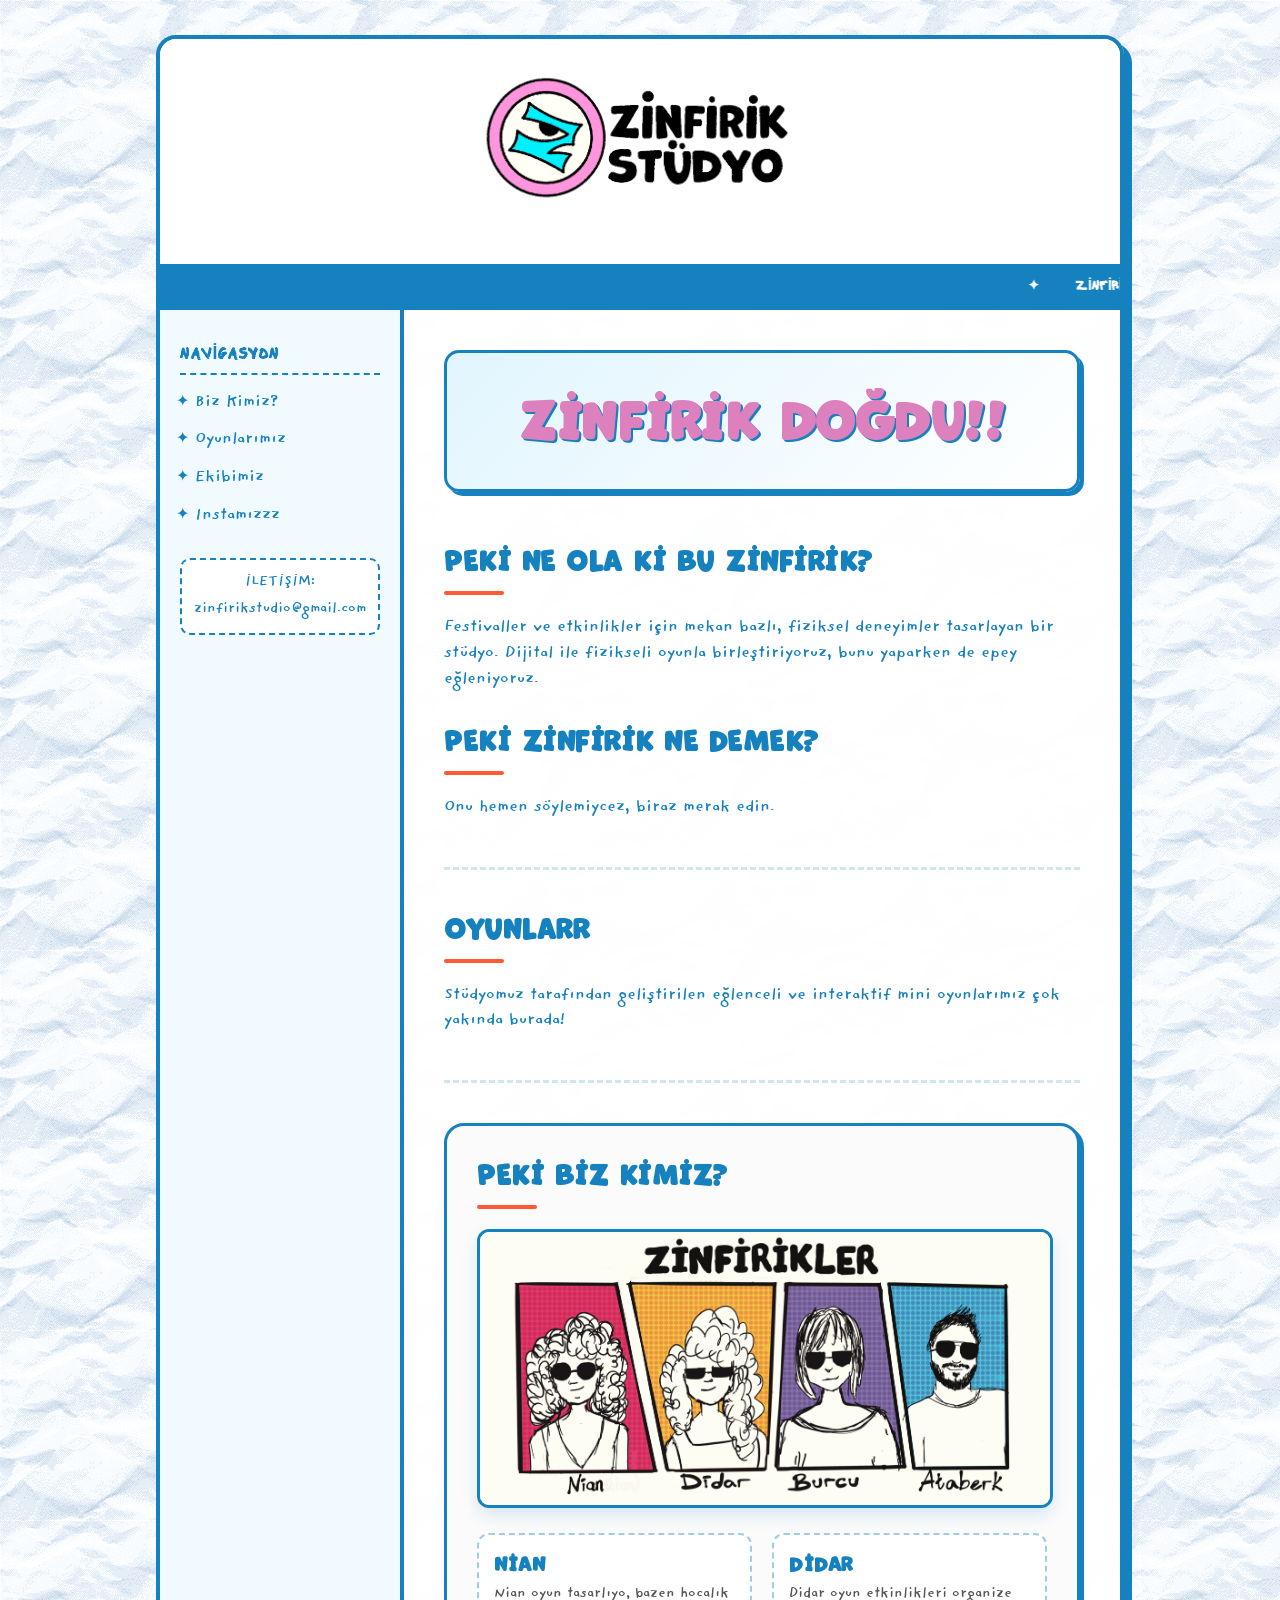
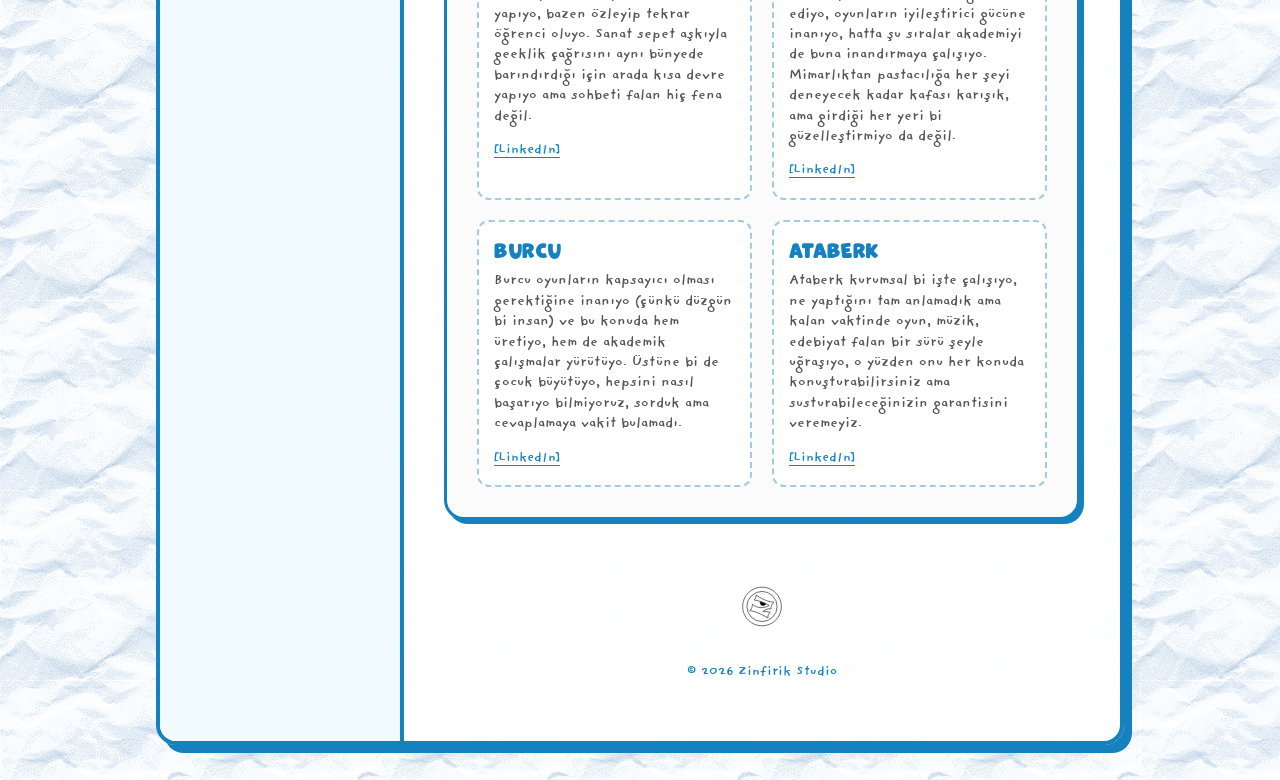
<file: index.html>
<!DOCTYPE html>
<html lang="tr">
<head>
    <meta charset="UTF-8">
    <meta name="viewport" content="width=device-width, initial-scale=1.0">
    <title>~*~ Zinfirik Playful Experiences ~*~</title>
    <link rel="stylesheet" href="style.css">
</head>
<body>

<div class="wrapper">
    <!-- Header with SVG brand logo -->
    <div class="header">
        <div class="header-content">
            <img src="images/zinfirik_logo_normal.svg" class="header-logo" alt="Zinfirik Logo">
        </div>
    </div>
    
    <!-- Marquee scrolling text banner -->
    <div class="marquee-container">
        <marquee scrollamount="5"><strong> ✦ &nbsp;&nbsp;&nbsp;&nbsp; ZİNFİRİK OYUN STUDYOSU DOĞDU! &nbsp;&nbsp;&nbsp;&nbsp; ✦ &nbsp;&nbsp;&nbsp;&nbsp; MEKAN BAZLI DENEYİMLER VE DİJİTAL OYUNLAR!</strong></marquee>
    </div>

    <div class="main-container">
        <!-- Sidebar Navigation -->
        <div class="sidebar">
            <h3>NAVİGASYON</h3>
            <ul>
                <li><a href="#biz">Biz Kimiz?</a></li>
                <li><a href="#oyunlar">Oyunlarımız</a></li>
                <li><a href="#ekip">Ekibimiz</a></li>
                <li><a href="https://instagram.com/zinfirik" target="_blank">Instamızzz</a></li>
            </ul>
            
            <div class="contact-box">
                <strong>İLETİŞİM:</strong>
                <a href="mailto:zinfirikstudio@gmail.com">zinfirikstudio@gmail.com</a>
            </div>
        </div>

        <!-- Content Area -->
        <div class="content">
            <!-- Hero Section -->
            <div class="hero-announcement">
                <h2>Zinfirik doğdu!!</h2>
            </div>

            <!-- About Section -->
            <div class="section" id="biz">
                <h3 class="section-title">Peki ne ola ki bu Zinfirik?</h3>
                <p>Festivaller ve etkinlikler için mekan bazlı, fiziksel deneyimler tasarlayan bir stüdyo. Dijital ile fizikseli oyunla birleştiriyoruz, bunu yaparken de epey eğleniyoruz.</p>
                
                <h3 class="section-title" style="margin-top: 30px;">Peki Zinfirik ne demek?</h3>
                <p>Onu hemen söylemiycez, biraz merak edin.</p>
            </div>

            <!-- Games Section -->
            <div class="section" id="oyunlar">
                <h3 class="section-title">OYUNLARR</h3>
                <p>Stüdyomuz tarafından geliştirilen eğlenceli ve interaktif mini oyunlarımız çok yakında burada!</p>
            </div>

            <!-- Team Section with zinfirikler_ekip.jpg -->
            <div class="team-section" id="ekip">
                <h3 class="section-title">Peki biz kimiz?</h3>
                <div class="team-image-container">
                    <img src="images/zinfirikler_ekip.jpg" class="team-image" alt="Zinfirik Ekibi">
                </div>
                <div class="team-bios">
                    <div class="bio-card">
                        <h4>Nian</h4>
                        <p>Nian oyun tasarlıyo, bazen hocalık yapıyo, bazen özleyip tekrar öğrenci oluyo. Sanat sepet aşkıyla geeklik çağrısını aynı bünyede barındırdığı için arada kısa devre yapıyo ama sohbeti falan hiç fena değil.</p>
                        <a href="https://www.linkedin.com/in/nihanisler/" target="_blank">[LinkedIn]</a>
                    </div>
                    <div class="bio-card">
                        <h4>Didar</h4>
                        <p>Didar oyun etkinlikleri organize ediyo, oyunların iyileştirici gücüne inanıyo, hatta şu sıralar akademiyi de buna inandırmaya çalışıyo. Mimarlıktan pastacılığa her şeyi deneyecek kadar kafası karışık, ama girdiği her yeri bi güzelleştirmiyo da değil.</p>
                        <a href="https://www.linkedin.com/in/meral-didar-aglac/" target="_blank">[LinkedIn]</a>
                    </div>
                    <div class="bio-card">
                        <h4>Burcu</h4>
                        <p>Burcu oyunların kapsayıcı olması gerektiğine inanıyo (çünkü düzgün bi insan) ve bu konuda hem üretiyo, hem de akademik çalışmalar yürütüyo. Üstüne bi de çocuk büyütüyo, hepsini nasıl başarıyo bilmiyoruz, sorduk ama cevaplamaya vakit bulamadı.</p>
                        <a href="https://www.linkedin.com/in/zeynepburcukaya/" target="_blank">[LinkedIn]</a>
                    </div>
                    <div class="bio-card">
                        <h4>Ataberk</h4>
                        <p>Ataberk kurumsal bi işte çalışıyo, ne yaptığını tam anlamadık ama kalan vaktinde oyun, müzik, edebiyat falan bir sürü şeyle uğraşıyo, o yüzden onu her konuda konuşturabilirsiniz ama susturabileceğinizin garantisini veremeyiz.</p>
                        <a href="https://www.linkedin.com/in/ataberkozbay" target="_blank">[LinkedIn]</a>
                    </div>
                </div>
            </div>

            <!-- Footer with Outline Logo Stamp -->
            <div style="clear: both; text-align: center; padding-top: 20px; display: flex; flex-direction: column; align-items: center;">
                <img src="images/zinfirik_logo_outline.svg" class="footer-stamp" alt="Zinfirik Outline Logo">
                <p><small>© 2026 Zinfirik Studio</small></p>
            </div>
        </div>
    </div>
</div>

</body>
</html>
</file>
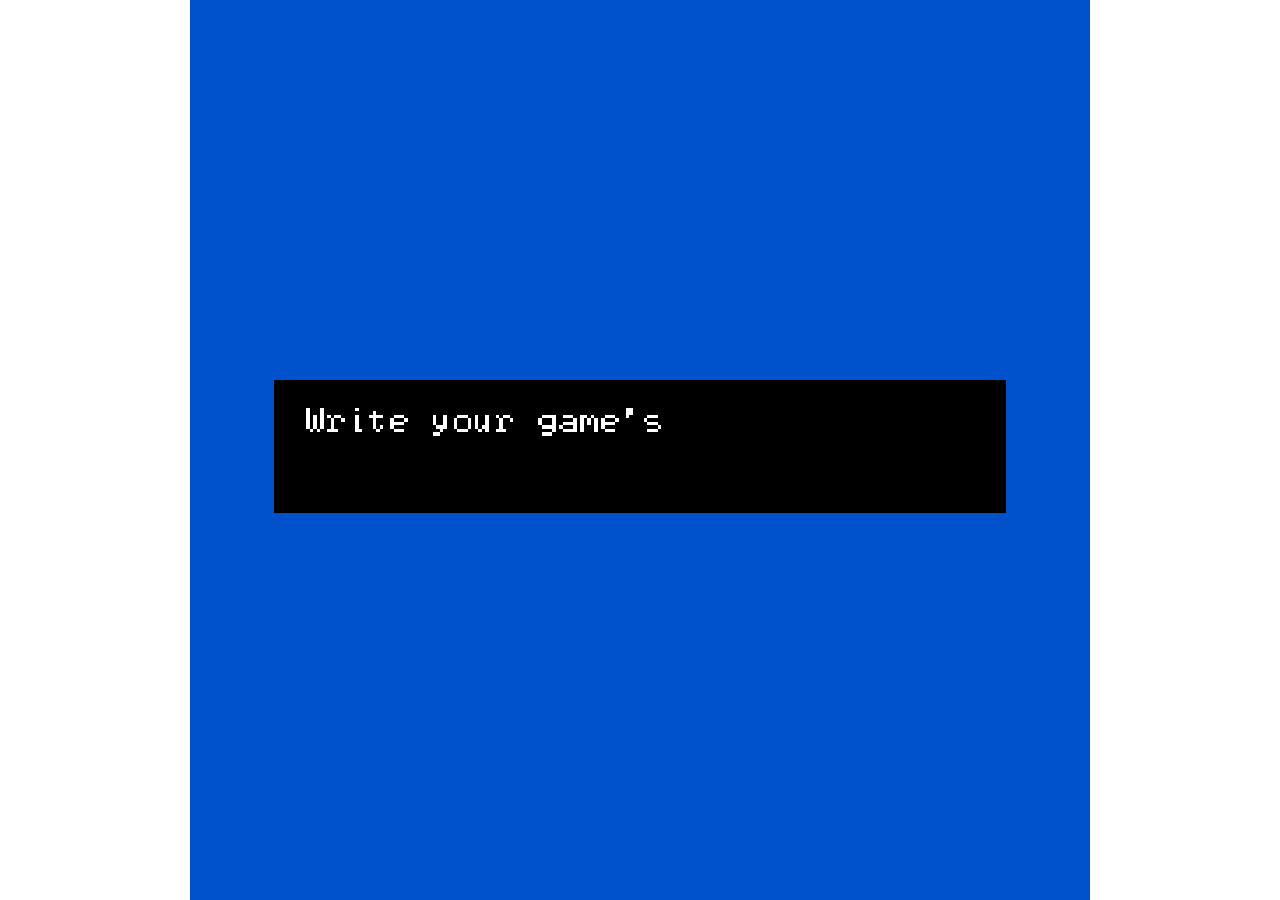
<file: game/index.html>
<!DOCTYPE HTML>
<html>

<!-- HEADER -->
<head>

<meta charset="UTF-8">

<title>Write your game's title here</title>

<script type="text/bitsyGameData" id="exportedGameData">
Write your game's title here

# BITSY VERSION 8.15

! VER_MAJ 8
! VER_MIN 15
! ROOM_FORMAT 1
! DLG_COMPAT 0
! TXT_MODE 0

PAL 0
0,82,204
128,159,255
255,255,255
NAME blueprint

ROOM 0
0,0,0,0,0,0,0,0,0,0,0,0,0,0,0,0
0,a,a,a,a,a,a,a,a,a,a,a,a,a,a,0
0,a,0,0,0,0,0,0,0,0,0,0,0,0,a,0
0,a,0,0,0,0,0,0,0,0,0,0,0,0,a,0
0,a,0,0,0,0,0,0,0,0,0,0,0,0,a,0
0,a,0,0,0,0,0,0,0,0,0,0,0,0,a,0
0,a,0,0,0,0,0,0,0,0,0,0,0,0,a,0
0,a,0,0,0,0,0,0,0,0,0,0,0,0,a,0
0,a,0,0,0,0,0,0,0,0,0,0,0,0,a,0
0,a,0,0,0,0,0,0,0,0,0,0,0,0,a,0
0,a,0,0,0,0,0,0,0,0,0,0,0,0,a,0
0,a,0,0,0,0,0,0,0,0,0,0,0,0,a,0
0,a,0,0,0,0,0,0,0,0,0,0,0,0,a,0
0,a,0,0,0,0,0,0,0,0,0,0,0,0,a,0
0,a,a,a,a,a,a,a,a,a,a,a,a,a,a,0
0,0,0,0,0,0,0,0,0,0,0,0,0,0,0,0
NAME example room
PAL 0
TUNE 2

TIL a
11111111
10000001
10000001
10011001
10011001
10000001
10000001
11111111
NAME block

SPR A
00011000
00011000
00011000
00111100
01111110
10111101
00100100
00100100
POS 0 4,4

SPR a
00000000
00000000
01010001
01110001
01110010
01111100
00111100
00100100
NAME cat
DLG 0
POS 0 8,12
BLIP 1

ITM 0
00000000
00000000
00000000
00111100
01100100
00100100
00011000
00000000
NAME tea
DLG 1

ITM 1
00000000
00111100
00100100
00111100
00010000
00011000
00010000
00011000
NAME key
DLG 2
BLIP 2

DLG 0
I'm a cat
NAME cat dialog

DLG 1
You found a nice warm cup of tea
NAME tea dialog

DLG 2
A key! {wvy}What does it open?{wvy}
NAME key dialog

VAR a
42

TUNE 1
3d,0,0,0,3d5,0,0,0,3l,0,0,0,3s,0,0,0
16d2,0,0,0,0,0,0,0,0,0,0,0,0,0,0,0
>
4l,0,0,0,s,0,3l,0,0,0,2s,0,2m,0,2r,0
16m2,0,0,0,0,0,0,0,0,0,0,0,0,0,0,0
>
3d,0,0,0,3d5,0,0,0,3l,0,0,0,3s,0,0,0
16l2,0,0,0,0,0,0,0,0,0,0,0,0,0,0,0
>
3l,0,0,0,s,0,4m,0,0,0,4r,0,0,0,0,0
16s2,0,0,0,0,0,0,0,0,0,0,0,0,0,0,0
NAME finale fanfare
KEY C,D,E,F,G,A,B d,r,m,s,l
TMP XFST
SQR P2 P8
ARP INT8

TUNE 2
0,0,2G,0,A,0,B,0,2C5,0,B,A,G,0,2G,0
G3,0,D,0,G3,0,D,0,2A3,0,E,0,C,0,E,0
>
2F#,0,G,0,A,0,F#,0,2E,0,F#,E,4D,0,0,0
2D,0,E,0,F#,0,D,0,2C,0,2G3,0,2F#3,0,D2,0
>
0,0,2G,0,A,0,B,0,2C5,0,B,A,G,0,G,0
2G2,0,D,D5,G3,G,D,0,2C2,0,E,E5,C3,C,E5,0
>
2D,0,C5,B,A,0,A,0,4A,0,0,0,F#,0,0,0
A2,0,E3,0,C3,0,E3,0,D3,0,A3,0,D,0,0,0
>
2E5,0,2G,0,2G5,0,2G,0,2F#5,0,2E5,0,2D5,0,2C5,0
2C3,0,2E,0,2E5,0,2C,0,2A3,0,2C,0,2F#,0,2E,0
>
3B,0,0,0,2E5,0,D5,0,4A,0,0,0,G,0,0,0
2G3,0,B3,0,2D,0,D3,0,2C3,0,G3,0,D#,0,0,0
>
0,0,2G,0,A,0,2B,0,C5,0,B,C5,A,0,G,0
A2,0,A3,0,C,0,2D,0,D#,0,D,E,C,0,C3,0
>
8B,0,0,0,0,0,0,0,A,0,2F#,0,E,0,D,0
D3,0,A3,0,F#,0,D,0,C,0,2D3,0,C3,0,F#3,0
NAME tuneful town
TMP FST
SQR P4 P2

TUNE 3
3F5,0,0,A#,0,2C#5,0,A#,3F5,0,0,F#5,0,0,2F5,0
A#3,C#,F,0,0,F,C#,F,A#3,C#,F,A#,0,A#,C#,F
>
3F5,0,0,A,0,2C#5,0,A,3F5,0,0,2A#5,0,A#,D#5,0
A3,C#,F,A3,0,F,C#,F,A,C#,F,0,D#,0,C#5,0
>
4F5,0,0,0,G#,2C#5,0,G#,3F5,0,0,D#5,0,F5,2C#5,0
G#3,C#,F,3F#,0,0,2F,0,G#3,C#,F,F#,B,A,F,D#
>
4D#5,0,0,0,0,0,2A#,0,4A#,0,0,0,0,0,A#,C5
G3,D#,F,G,0,D#,F,G,G3,D#,G,F,0,F,D#,C#3
>
4C#5,0,0,0,0,0,2C#5,0,3C#5,0,0,D#5,0,0,2C#5,0
F#2,C#,F#3,A#3,0,F#3,C#3,F#3,F#2,A,F#3,C#,0,F#3,A3,F#3
>
3C#5,0,0,F,3C5,0,0,C,3C5,0,0,D#,3A#,0,0,0
F2,D#3,A3,0,0,F3,C#,0,F#2,A#3,D#3,0,0,F#3,C#,C
>
3A#,0,0,0,C5,0,C#5,0,A#,0,C#,D#,G#,G#3,0,C#3
C3,A#3,C,E,A,0,A#,0,0,B2,B3,0,2F,0,0,0
>
A#,0,A#3,0,C#,0,F,0,A#,0,0,0,0,0,0,0
A#2,0,C#3,0,F3,0,A#3,0,D,0,0,0,0,F#3,0,F3
NAME rhythmic ruins
TMP MED
SQR P4 P4

BLIP 1
E5,B5,B5
NAME meow
ENV 40 99 4 185 138
BEAT 61 115
SQR P2

BLIP 2
D5,E5,D5
NAME pick up key
ENV 99 65 6 96 152
BEAT 95 0
SQR P4


</script>

<style>
html {
	margin:0px;
	padding:0px;
}

body {
	margin:0px;
	padding:0px;
	overflow:hidden;
	background:#ffffff;
}

#game {
	image-rendering:pixelated;
	background:black;
	width:100vw;
	max-width:100vh;
	margin:auto;
	display:block;
}
</style>

<!-- SCRIPTS -->
<script>
function startExportedGame() {
	var gameCanvas = document.getElementById("game");
	var gameData = document.getElementById("exportedGameData").text.slice(1);
	var defaultFontData = document.getElementById(defaultFontName).text.slice(1);
	loadGame(gameCanvas, gameData, defaultFontData);
	initSystem();
}
</script>

<!-- system -->
<script>
function InputSystem() {
	var self = this;

	this.Key = {
		LEFT: 37,
		RIGHT: 39,
		UP: 38,
		DOWN: 40,
		SPACE: 32,
		ENTER: 13,
		W: 87,
		A: 65,
		S: 83,
		D: 68,
		R: 82,
		SHIFT: 16,
		CTRL: 17,
		ALT: 18,
		CMD: 224
	};

	var pressed;
	var ignored;
	var touchState;

	var isRestartComboPressed = false;

	var SwipeDir = {
		None : -1,
		Up : 0,
		Down : 1,
		Left : 2,
		Right : 3,
	};

	function resetAll() {
		isRestartComboPressed = false;

		pressed = {};
		ignored = {};

		touchState = {
			isDown : false,
			startX : 0,
			startY : 0,
			curX : 0,
			curY : 0,
			swipeDistance : 30,
			swipeDirection : SwipeDir.None,
			tapReleased : false
		};
	}

	resetAll();

	function stopWindowScrolling(e) {
		if (e.keyCode == self.Key.LEFT || e.keyCode == self.Key.RIGHT || e.keyCode == self.Key.UP || e.keyCode == self.Key.DOWN || !isPlayerEmbeddedInEditor) {
			e.preventDefault();
		}
	}

	function isRestartCombo(e) {
		return (e.keyCode === self.Key.R && (e.getModifierState("Control")|| e.getModifierState("Meta")));
	}

	function eventIsModifier(event) {
		return (event.keyCode == self.Key.SHIFT || event.keyCode == self.Key.CTRL || event.keyCode == self.Key.ALT || event.keyCode == self.Key.CMD);
	}

	function isModifierKeyDown() {
		return (self.isKeyDown(self.Key.SHIFT) || self.isKeyDown(self.Key.CTRL) || self.isKeyDown(self.Key.ALT) || self.isKeyDown(self.Key.CMD));
	}

	this.ignoreHeldKeys = function() {
		for (var key in pressed) {
			if (pressed[key]) { // only ignore keys that are actually held
				ignored[key] = true;
				// bitsyLog("IGNORE -- " + key, "system");
			}
		}
	}

	this.onkeydown = function(event) {
		enableGlobalAudioContext();
		// bitsyLog("KEYDOWN -- " + event.keyCode, "system");

		stopWindowScrolling(event);

		isRestartComboPressed = isRestartCombo(event);

		// Special keys being held down can interfere with keyup events and lock movement
		// so just don't collect input when they're held
		{
			if (isModifierKeyDown()) {
				return;
			}

			if (eventIsModifier(event)) {
				resetAll();
			}
		}

		if (ignored[event.keyCode]) {
			return;
		}

		pressed[event.keyCode] = true;
		ignored[event.keyCode] = false;
	}

	this.onkeyup = function(event) {
		// bitsyLog("KEYUP -- " + event.keyCode, "system");
		pressed[event.keyCode] = false;
		ignored[event.keyCode] = false;

		isRestartComboPressed = false;
	}

	this.ontouchstart = function(event) {
		enableGlobalAudioContext();

		event.preventDefault();

		if( event.changedTouches.length > 0 ) {
			touchState.isDown = true;

			touchState.startX = touchState.curX = event.changedTouches[0].clientX;
			touchState.startY = touchState.curY = event.changedTouches[0].clientY;

			touchState.swipeDirection = SwipeDir.None;
		}
	}

	this.ontouchmove = function(event) {
		event.preventDefault();

		if( touchState.isDown && event.changedTouches.length > 0 ) {
			touchState.curX = event.changedTouches[0].clientX;
			touchState.curY = event.changedTouches[0].clientY;

			var prevDirection = touchState.swipeDirection;

			if( touchState.curX - touchState.startX <= -touchState.swipeDistance ) {
				touchState.swipeDirection = SwipeDir.Left;
			}
			else if( touchState.curX - touchState.startX >= touchState.swipeDistance ) {
				touchState.swipeDirection = SwipeDir.Right;
			}
			else if( touchState.curY - touchState.startY <= -touchState.swipeDistance ) {
				touchState.swipeDirection = SwipeDir.Up;
			}
			else if( touchState.curY - touchState.startY >= touchState.swipeDistance ) {
				touchState.swipeDirection = SwipeDir.Down;
			}

			if( touchState.swipeDirection != prevDirection ) {
				// reset center so changing directions is easier
				touchState.startX = touchState.curX;
				touchState.startY = touchState.curY;
			}
		}
	}

	this.ontouchend = function(event) {
		event.preventDefault();

		touchState.isDown = false;

		if( touchState.swipeDirection == SwipeDir.None ) {
			// tap!
			touchState.tapReleased = true;
		}

		touchState.swipeDirection = SwipeDir.None;
	}

	this.isKeyDown = function(keyCode) {
		return pressed[keyCode] != null && pressed[keyCode] == true && (ignored[keyCode] == null || ignored[keyCode] == false);
	}

	this.anyKeyDown = function() {
		var anyKey = false;

		for (var key in pressed) {
			if (pressed[key] && (ignored[key] == null || ignored[key] == false) &&
				!(key === self.Key.UP || key === self.Key.DOWN || key === self.Key.LEFT || key === self.Key.RIGHT) &&
				!(key === self.Key.W || key === self.Key.S || key === self.Key.A || key === self.Key.D)) {
				// detected that a key other than the d-pad keys are down!
				anyKey = true;
			}
		}

		return anyKey;
	}

	this.isRestartComboPressed = function() {
		return isRestartComboPressed;
	}

	this.swipeLeft = function() {
		return touchState.swipeDirection == SwipeDir.Left;
	}

	this.swipeRight = function() {
		return touchState.swipeDirection == SwipeDir.Right;
	}

	this.swipeUp = function() {
		return touchState.swipeDirection == SwipeDir.Up;
	}

	this.swipeDown = function() {
		return touchState.swipeDirection == SwipeDir.Down;
	}

	this.isTapReleased = function() {
		return touchState.tapReleased;
	}

	this.resetTapReleased = function() {
		touchState.tapReleased = false;
	}

	this.onblur = function() {
		// bitsyLog("~~~ BLUR ~~", "system");
		resetAll();
	}

	this.resetAll = resetAll;

	this.listen = function(canvas) {
		document.addEventListener('keydown', self.onkeydown);
		document.addEventListener('keyup', self.onkeyup);

		if (isPlayerEmbeddedInEditor) {
			canvas.addEventListener('touchstart', self.ontouchstart, {passive:false});
			canvas.addEventListener('touchmove', self.ontouchmove, {passive:false});
			canvas.addEventListener('touchend', self.ontouchend, {passive:false});
		}
		else {
			// creates a 'touchTrigger' element that covers the entire screen and can universally have touch event listeners added w/o issue.

			// we're checking for existing touchTriggers both at game start and end, so it's slightly redundant.
			var existingTouchTrigger = document.querySelector('#touchTrigger');

			if (existingTouchTrigger === null) {
				var touchTrigger = document.createElement("div");
				touchTrigger.setAttribute("id","touchTrigger");

				// afaik css in js is necessary here to force a fullscreen element
				touchTrigger.setAttribute(
					"style","position: absolute; top: 0; left: 0; width: 100vw; height: 100vh; overflow: hidden;"
				);

				document.body.appendChild(touchTrigger);

				touchTrigger.addEventListener('touchstart', self.ontouchstart);
				touchTrigger.addEventListener('touchmove', self.ontouchmove);
				touchTrigger.addEventListener('touchend', self.ontouchend);
			}
		}

		window.onblur = self.onblur;
	}

	this.unlisten = function(canvas) {
		document.removeEventListener('keydown', self.onkeydown);
		document.removeEventListener('keyup', self.onkeyup);

		if (isPlayerEmbeddedInEditor) {
			canvas.removeEventListener('touchstart', self.ontouchstart);
			canvas.removeEventListener('touchmove', self.ontouchmove);
			canvas.removeEventListener('touchend', self.ontouchend);
		}
		else {
			//check for touchTrigger and removes it

			var existingTouchTrigger = document.querySelector('#touchTrigger');

			if (existingTouchTrigger !== null) {
				existingTouchTrigger.removeEventListener('touchstart', self.ontouchstart);
				existingTouchTrigger.removeEventListener('touchmove', self.ontouchmove);
				existingTouchTrigger.removeEventListener('touchend', self.ontouchend);

				existingTouchTrigger.parentElement.removeChild(existingTouchTrigger);
			}
		}

		window.onblur = null;
	}
}
</script>

<script>
// init global audio context
var audioContext = new AudioContext();

function enableGlobalAudioContext() {
	audioContext.resume();
}

function SoundSystem() {
	var self = this;

	// volume
	var maxGain = 0.15;

	// curves for different pulse wave duties (ratios between on and off)
	var dutyCycle_1_8 = new Float32Array(256);
	for (var i = 0; i < 256; i++) {
		dutyCycle_1_8[i] = ((i / 256) * 2) - 1.75;
	}

	var dutyCycle_1_4 = new Float32Array(256);
	for (var i = 0; i < 256; i++) {
		dutyCycle_1_4[i] = ((i / 256) * 2) - 1.5;
	}

	var dutyCycle_1_2 = new Float32Array(256);
	for (var i = 0; i < 256; i++) {
		dutyCycle_1_2[i] = ((i / 256) * 2) - 1.0;
	}

	var dutyCycles = [
		dutyCycle_1_8,
		dutyCycle_1_4,
		dutyCycle_1_2 // square wave
	];

	function createPulseWidthModulator() {
		// the base oscillator: start with a sawtooth wave that we'll shape into a pulse wave
		var oscillator = audioContext.createOscillator();
		oscillator.type = "sawtooth";

		// create a gain node to control the volume of the sound
		var volumeControl = audioContext.createGain();
		volumeControl.gain.value = 0;

		// create a wave shaper that turns the sawtooth wave into a pulse
		// by mapping any negative value to -1 and any positive value to 1
		var pulseCurve = new Float32Array(256);
		for (var i = 0; i < 128; i++) {
			pulseCurve[i] = -1;
		}
		for (var i = 128; i < 256; i++) {
			pulseCurve[i] = 1;
		}

		var pulseShaper = audioContext.createWaveShaper();
		pulseShaper.curve = pulseCurve;

		var dutyShaper = audioContext.createWaveShaper();
		dutyShaper.curve = dutyCycle_1_2;

		oscillator.connect(dutyShaper);
		dutyShaper.connect(pulseShaper);
		pulseShaper.connect(volumeControl);
		volumeControl.connect(audioContext.destination);
		oscillator.start();

		return {
			oscillator: oscillator,
			volumeControl: volumeControl,
			dutyShaper: dutyShaper
		};
	}

	var pulseChannels = [createPulseWidthModulator(), createPulseWidthModulator()];

	this.setPulse = function(channel, pulse) {
		var pulseChannel = pulseChannels[channel];
		pulseChannel.dutyShaper.curve = dutyCycles[pulse];
	}

	this.setFrequency = function(channel, frequencyHz) {
		var pulseChannel = pulseChannels[channel];
		// set frequency in hertz
		pulseChannel.oscillator.frequency.setValueAtTime(frequencyHz, audioContext.currentTime);
	}

	this.setVolume = function(channel, volumeNorm) {
		var pulseChannel = pulseChannels[channel];
		pulseChannel.volumeControl.gain.value = volumeNorm * maxGain;
	}

	this.mute = function() {
		for (var i = 0; i < pulseChannels.length; i++) {
			pulseChannels[i].volumeControl.gain.value = 0;
		}
	}
}

var sound = new SoundSystem();
</script>

<script>
function GraphicsSystem() {
	var self = this;

	var canvas;
	var ctx;

	var scale;
	var textScale;
	var palette = [];
	var images = [];
	var imageFillColors = [];

	function makeFillStyle(color, isTransparent) {
		var i = color * 3;
		if (isTransparent) {
			return "rgba(" + palette[i + 0] + "," + palette[i + 1] + "," + palette[i + 2] + ", 0)";
		}
		else {
			return "rgb(" + palette[i + 0] + "," + palette[i + 1] + "," + palette[i + 2] + ")";
		}
	}

	this._images = images;
	this._getPalette = function() {
		return palette;
	};

	// todo : do I really need to pass in size here?
	this.attachCanvas = function(c, size) {
		canvas = c;
		canvas.width = size * scale;
		canvas.height = size * scale;
		ctx = canvas.getContext("2d");
	};

	this.getCanvas = function() {
		return canvas;
	};

	this.getContext = function() {
		return ctx;
	};

	this.setScale = function(s) {
		scale = s;
	};

	this.setTextScale = function(s) {
		textScale = s;
	};

	this.getTextScale = function() {
		return textScale;
	};

	this.setPalette = function(p) {
		palette = p;
	};

	// todo : rename this since it doesn't always create a totally new canvas?
	this.createImage = function(id, width, height, pixels, useTextScale) {
		var imageScale = useTextScale === true ? textScale : scale;
		var widthScaled = width * imageScale;
		var heightScaled = height * imageScale;

		// try to use an existing image canvas if it is the right size,
		// instead of expensively creating a new one
		var imageCanvas = images[id];
		if (imageCanvas === undefined || imageCanvas.width != widthScaled || imageCanvas.height != heightScaled) {
			imageCanvas = document.createElement("canvas");
			imageCanvas.width = widthScaled;
			imageCanvas.height = heightScaled;
		}

		var imageCtx = imageCanvas.getContext("2d");

		// if we know the fill color for this image, we can speed things up
		// by filling the whole image with that color
		var fillColor;
		if (imageFillColors[id] != undefined) {
			fillColor = imageFillColors[id];
			var isTransparent = (fillColor === 0);
			if (isTransparent) {
				imageCtx.clearRect(0, 0, imageCanvas.width, imageCanvas.height);
			}
			else {
				imageCtx.fillStyle = makeFillStyle(fillColor, isTransparent);
				imageCtx.fillRect(0, 0, imageCanvas.width, imageCanvas.height);
			}
		}

		for (var i = 0; i < pixels.length; i++) {
			var x = i % width;
			var y = Math.floor(i / width);
			var color = pixels[i];
			if (color != fillColor) {
				var isTransparent = (color === 0);
				imageCtx.fillStyle = makeFillStyle(color, isTransparent);
				imageCtx.fillRect(x * imageScale, y * imageScale, imageScale, imageScale);
			}
		}

		images[id] = imageCanvas;
	};

	this.setImageFill = function(id, color) {
		imageFillColors[id] = color;
	};

	this.drawImage = function(id, x, y, destId) {
		if (!images[id]) {
			bitsyLog("image doesn't exist: " + id, "graphics");
			return;
		}

		var destCtx = ctx;
		if (destId != undefined) {
			// if there's a destination ID, that means we're drawing this image *onto* another image canvas
			var destCanvas = images[destId];
			destCtx = destCanvas.getContext("2d");
		}

		destCtx.drawImage(images[id], x * scale, y * scale, images[id].width, images[id].height);
	};

	this.hasImage = function(id) {
		return images[id] != undefined;
	};

	this.getImage = function(id) {
		return images[id];
	};

	this.deleteImage = function(id) {
		delete images[id];
		delete imageFillColors[id];
	};

	this.getCanvas = function() {
		return canvas;
	};

	this.clearCanvas = function(color) {
		bitsyLog("pal? " + palette.length + " / " + color, "graphics");
		ctx.fillStyle = makeFillStyle(color);
		ctx.fillRect(0, 0, canvas.width, canvas.height);
	};
}
</script>

<script>
/* LOGGING */
var DebugLogCategory = {
	// system
	input: false,
	sound: false,
	graphics: false,
	system: false,

	// engine
	bitsy: false,

	// editor
	editor: false,

	// tools
	room: false,
	tune: false,
	blip: false,
};

var isLoggingVerbose = false;

function bitsyLog(message, category) {
	if (!category) {
		category = "bitsy";
	}

	var summary = category + "::" + message;

	if (DebugLogCategory[category] === true) {
		if (isLoggingVerbose) {
			console.group(summary);

			console.dir(message);

			console.group("stack")
			console.trace();
			console.groupEnd();

			console.groupEnd();
		}
		else {
			console.log(summary);
		}
	}
}

/* GLOBALS */
var tilesize = 8;
var mapsize = 16;
var width = mapsize * tilesize;
var height = mapsize * tilesize;
var scale = 4;
var textScale = 2;

/* SYSTEM */
var updateInterval = null;
var prevTime = 0;
var deltaTime = 0;

function initSystem() {
	prevTime = Date.now();
	updateInterval = setInterval(updateSystem, 16);
}

function updateSystem() {
	var curTime = Date.now();
	deltaTime = curTime - prevTime;

	// update all active processes
	for (var i = 0; i < processes.length; i++) {
		bitsy = processes[i].system;
		if (bitsy._active) {
			bitsyLog(bitsy._name + " img count: " + bitsy._graphics._images.length, "system");
			var shouldContinue = bitsy._update(deltaTime);
			if (!shouldContinue) {
				// todo : do I really care about this _exit thing?
				if (bitsy._name != "bitsy") {
					bitsy._exit();
				}
			}
		}
	}

	bitsy = mainProcess.system;
	prevTime = curTime;
}

function loadGame(canvas, gameData, defaultFontData) {
	bitsyLog("load!", "system");
	// initialize bitsy system
	bitsy._attachCanvas(canvas);
	bitsy._write(bitsy._gameDataBlock, gameData);
	bitsy._write(bitsy._fontDataBlock, defaultFontData);
	bitsy._start();
}

function quitGame() {
	// hack to press the menu button to force game over state
	bitsy._injectPreLoop = function() { bitsy._poke(bitsy._buttonBlock, bitsy.BTN_MENU, 1); };

	// one last update to clean up (a little hacky to do this here?)
	bitsy._update(0);
	bitsy._exit();

	// clean up this gross hack
	bitsy._injectPreLoop = null;
}

/* GRAPHICS */
var canvas; // can I get rid of these?
var ctx;

function attachCanvas(c) {
	// hack : tes tnew system
	bitsy._attachCanvas(c);
	// extra hacky
	canvas = bitsy._getCanvas();
	ctx = bitsy._getContext();
}

/* PROCESSES */
var processes = [];

function addProcess(name) {
	var proc = {};
	proc.system = new BitsySystem(name);

	processes.push(proc);

	return proc;
}

/* == SYSTEM v0.2 === */
function BitsySystem(name) {
	var self = this;

	if (!name) {
		name = "bitsy";
	}

	// memory
	var memory = {
		blocks: [],
		changed: []
	};

	// input
	var input = new InputSystem();

	// sound
	var sound = new SoundSystem();
	var soundDurationIndex = 0;
	var soundFrequencyIndex = 1;
	var soundVolumeIndex = 2;
	var soundPulseIndex = 3;
	var maxVolume = 15;

	// graphics
	var graphics = new GraphicsSystem();
	graphics.setScale(scale);
	graphics.setTextScale(textScale);
	var initialPaletteSize = 64;
	var tilePoolStart = null;
	var tilePoolSize = 512;
	// hack!!! (access for debugging)
	this._graphics = graphics;

	function updateTextScale() {
		// make sure the text scale matches the text mode
		var textMode = self._peek(modeBlock, 1);
		var textModeScale = (textMode === self.TXT_LOREZ) ? scale : textScale;
		if (graphics.getTextScale() != textModeScale) {
			graphics.setTextScale(textModeScale);
			memory.changed[self.TEXTBOX] = true;
		}
	}

	function updateInput() {
		// update input flags
		self._poke(self._buttonBlock, self.BTN_UP,
			(input.isKeyDown(input.Key.UP) || input.isKeyDown(input.Key.W) || input.swipeUp()) ? 1 : 0);

		self._poke(self._buttonBlock, self.BTN_DOWN,
			(input.isKeyDown(input.Key.DOWN) || input.isKeyDown(input.Key.S) || input.swipeDown()) ? 1 : 0);

		self._poke(self._buttonBlock, self.BTN_LEFT,
			(input.isKeyDown(input.Key.LEFT) || input.isKeyDown(input.Key.A) || input.swipeLeft()) ? 1 : 0);

		self._poke(self._buttonBlock, self.BTN_RIGHT,
			(input.isKeyDown(input.Key.RIGHT) || input.isKeyDown(input.Key.D) || input.swipeRight()) ? 1 : 0);

		self._poke(self._buttonBlock, self.BTN_OK,
			(input.anyKeyDown() || input.isTapReleased()) ? 1 : 0);

		self._poke(self._buttonBlock, self.BTN_MENU,
			(input.isRestartComboPressed()) ? 1 : 0);

		input.resetTapReleased();
	}

	function updateSound(dt) {
		var changed0 = memory.changed[self.SOUND1];
		var changed1 = memory.changed[self.SOUND2];

		// update sound channel timers
		var timer0 = self._peek(self.SOUND1, soundDurationIndex);
		timer0 -= dt;
		if (timer0 <= 0) {
			timer0 = 0;
			if (self._peek(self.SOUND1, soundVolumeIndex) > 0) {
				self._poke(self.SOUND1, soundVolumeIndex, 0);
				changed0 = true;
			}
		}
		self._poke(self.SOUND1, soundDurationIndex, timer0);

		var timer1 = self._peek(self.SOUND2, soundDurationIndex);
		timer1 -= dt;
		if (timer1 <= 0) {
			timer1 = 0;
			if (self._peek(self.SOUND2, soundVolumeIndex) > 0) {
				self._poke(self.SOUND2, soundVolumeIndex, 0);
				changed1 = true;
			}
		}
		self._poke(self.SOUND2, soundDurationIndex, timer1);

		// send updated channel attributes to the sound system
		if (changed0) {
			sound.setPulse(0, self._peek(self.SOUND1, soundPulseIndex));

			var freq = self._peek(self.SOUND1, soundFrequencyIndex);
			var freqHz = freq / 100;
			sound.setFrequency(0, freqHz);

			var volume = self._peek(self.SOUND1, soundVolumeIndex);
			volume = Math.max(0, Math.min(volume, maxVolume));
			volumeNorm = (volume / maxVolume);
			sound.setVolume(0, volumeNorm);
		}

		if (changed1) {
			sound.setPulse(1, self._peek(self.SOUND2, soundPulseIndex));

			var freq = self._peek(self.SOUND2, soundFrequencyIndex);
			var freqHz = freq / 100;
			sound.setFrequency(1, freqHz);

			var volume = self._peek(self.SOUND2, soundVolumeIndex);
			volume = Math.max(0, Math.min(volume, maxVolume));
			volumeNorm = (volume / maxVolume);
			sound.setVolume(1, volumeNorm);
		}
	}

	function updateGraphics() {
		if (self._enableGraphics === false) {
			return;
		}

		bitsyLog("update graphics", "system");

		if (memory.changed[paletteBlock]) {
			graphics.setPalette(self._dump()[paletteBlock]);
		}

		if (tilePoolStart != null) {
			for (var i = 0; i < tilePoolSize; i++) {
				var tile = tilePoolStart + i;
				if (memory.blocks[tile] != undefined && memory.changed[tile]) {
					bitsyLog("tile changed? " + tile, "system");
					// update tile image
					graphics.createImage(tile, self.TILE_SIZE, self.TILE_SIZE, self._dump()[tile]);
				}
			}
		}

		var textboxChanged = memory.changed[self.TEXTBOX] || memory.changed[textboxAttributeBlock];
		if (textboxChanged) {
			// todo : should this be optimized in some way?
			// update textbox image
			var w = self._peek(textboxAttributeBlock, 3); // todo : need a variable to store this index?
			var h = self._peek(textboxAttributeBlock, 4);
			if (w > 0 && h > 0) {
				bitsyLog("textbox changed! " + memory.changed[self.TEXTBOX] + " " + memory.changed[textboxAttributeBlock] + " " + w + " " + h, "system");
				var useTextBoxScale = true; // todo : check mode here?
				graphics.createImage(self.TEXTBOX, w, h, self._dump()[self.TEXTBOX], useTextBoxScale);
			}
		}

		var mode = self._peek(modeBlock, 0);
		if (mode === self.GFX_VIDEO) {
			if (memory.changed[self.VIDEO]) {
				graphics.clearCanvas(0);
				// update screen image
				graphics.createImage(self.VIDEO, self.VIDEO_SIZE, self.VIDEO_SIZE, self._dump()[self.VIDEO]);
				// render screen onto canvas
				graphics.drawImage(self.VIDEO, 0, 0);
			}
		}
		else if (mode === self.GFX_MAP) {
			// redraw any changed layers
			var layers = self._getTileMapLayers();
			var anyMapLayerChanged = false;
			for (var i = 0; i < layers.length; i++) {
				var layerId = layers[i];
				if (memory.changed[layerId]) {
					// need to redraw this map layer
					anyMapLayerChanged = true;
					// clear layer canvas
					graphics.setImageFill(layerId, 0); // fill transparent
					graphics.createImage(layerId, self.VIDEO_SIZE, self.VIDEO_SIZE, []);
					// render tiles onto layer canvas
					var layerData = self._dump()[layerId];
					for (var ty = 0; ty < self.MAP_SIZE; ty++) {
						for (var tx = 0; tx < self.MAP_SIZE; tx++) {
							var tileIndex = (ty * self.MAP_SIZE) + tx;
							var tile = layerData[tileIndex];
							if (tile > 0) {
								graphics.drawImage(tile, tx * self.TILE_SIZE, ty * self.TILE_SIZE, layerId);
							}
						}
					}
				}
			}

			// redraw the main canvas
			if (textboxChanged || anyMapLayerChanged) {
				bitsyLog("map changed? " + memory.changed[self.MAP1] + " " + memory.changed[self.MAP2], "system");
				graphics.clearCanvas(0);

				for (var i = 0; i < layers.length; i++) {
					var layerId = layers[i];
					// draw the layer's image canvas onto the main canvas
					graphics.drawImage(layerId, 0, 0);
				}

				// draw textbox onto canvas
				var visible = self._peek(textboxAttributeBlock, 0)
				var x = self._peek(textboxAttributeBlock, 1);
				var y = self._peek(textboxAttributeBlock, 2);
				var w = self._peek(textboxAttributeBlock, 3);
				var h = self._peek(textboxAttributeBlock, 4);
				if (visible > 0 && w > 0 && h > 0) {
					graphics.drawImage(self.TEXTBOX, x, y);
				}
			}
		}
	}

	/* == PRIVATE / DEBUG == */
	this._name = name;

	this._active = false;

	this._attachCanvas = function(c) {
		graphics.attachCanvas(c, self.VIDEO_SIZE);
	};

	this._getCanvas = graphics.getCanvas;
	this._getContext = graphics.getContext;

	this._start = function() {
		input.listen(graphics.getCanvas());
		updateTextScale();
		self._active = true;
	};

	// hacky...
	this._startNoInput = function() {
		updateTextScale();
		self._active = true;
	};

	this._exit = function() {
		// disable graphics
		var canvas = graphics.getCanvas();
		if (canvas) {
			input.unlisten(canvas);	
		}

		// disable sound
		sound.mute();

		self._active = false;
	};

	// hacky....
	this._injectPreLoop = null;
	this._injectPostDraw = null;

	this._update = function(dt) {
		var shouldContinue = false;

		updateInput();

		// too hacky???
		if (self._injectPreLoop) {
			self._injectPreLoop();
		}

		// run main loop
		if (onLoopFunction) {
			shouldContinue = onLoopFunction(dt);
		}

		if (memory.changed[modeBlock]) {
			updateTextScale();
		}

		// update output systems
		updateSound(dt);
		updateGraphics();

		if (self._injectPostDraw) {
			self._injectPostDraw();
		}

		// reset memory block changed flags
		for (var i = 0; i < memory.changed.length; i++) {
			memory.changed[i] = false;
		}

		// todo : should the _exit() call go in here?

		return shouldContinue;
	};

	this._updateGraphics = updateGraphics;

	this._allocate = function(args) {
		// find next available block in range
		var next = (args && args.start) ? args.start : 0;
		var count = (args && args.max) ? args.max : -1;
		while (memory.blocks[next] != undefined && count != 0) {
			next++;
			count--;
		}

		if (count == 0) {
			// couldn't find any available block
			return null;
		}

		if (args && args.str) {
			memory.blocks[next] = args.str;
		}
		else {
			var size = args && args.size ? args.size : 0;
			memory.blocks[next] = [];
			for (var i = 0; i < size; i++) {
				memory.blocks[next].push(0);
			}
		}

		memory.changed[next] = false;

		return next;
	};

	this._free = function(block) {
		delete memory.blocks[block];
		delete memory.changed[block];
	};

	this._peek = function(block, index) {
		var memoryBlock = memory.blocks[block];
		if (typeof(memoryBlock) === "string") {
			return memoryBlock.charCodeAt(index);
		}
		else {
			return memoryBlock[index];
		}
	};

	this._poke = function(block, index, value) {
		var memoryBlock = memory.blocks[block];
		if (typeof(memoryBlock) === "string") {
			memory.blocks[block] = memoryBlock.substring(0, index) + String.fromCharCode(value) + memoryBlock.substring(index + 1);
		}
		else {
			var value = parseInt(value);
			if (!isNaN(value)) {
				memoryBlock[index] = value;
			}
		}
		memory.changed[block] = true;
	};

	this._read = function(block) {
		var memoryBlock = memory.blocks[block];
		if (typeof(memoryBlock) === "string") {
			return memoryBlock;
		}
		else {
			var str = "";
			for (var i = 0; i < memoryBlock.length; i++) {
				str += String.fromCharCode(memoryBlock[i]);
			}
			return str;
		}
	};

	this._write = function(block, str) {
		var memoryBlock = memory.blocks[block];
		if (typeof(memoryBlock) === "string") {
			memory.blocks[block] = str;
		}
		else {
			memory.blocks[block] = [];
			for (var i = 0; i < str.length; i++) {
				memory.blocks[block][i] = str.charCodeAt(i);
			}
		}
		memory.changed[block] = true;
	};

	this._dump = function() {
		return memory.blocks;
	};

	// convenience methods for hacking around with map layers
	var tileMapLayers = [];
	this._getTileMapLayers = function() {
		return tileMapLayers;
	};
	this._addTileMapLayer = function() {
		var layer = self._allocate({
			start: (tilePoolStart + tilePoolSize),
			size: (self.MAP_SIZE * self.MAP_SIZE)
		});

		tileMapLayers.push(layer);

		return layer;
	};

	/* == CONSTANTS == */
	// memory blocks (these will be initialized below)
	this.VIDEO;
	this.TEXTBOX;
	this.MAP1;
	this.MAP2;
	this.SOUND1;
	this.SOUND2;

	// graphics modes
	this.GFX_VIDEO = 0;
	this.GFX_MAP = 1;

	// text modes
	this.TXT_HIREZ = 0; // 2x resolution
	this.TXT_LOREZ = 1; // 1x resolution

	// size
	this.TILE_SIZE = tilesize;
	this.MAP_SIZE = mapsize;
	this.VIDEO_SIZE = width;
	// todo : should text scale have a constant?

	// button codes
	this.BTN_UP = 0;
	this.BTN_DOWN = 1;
	this.BTN_LEFT = 2;
	this.BTN_RIGHT = 3;
	this.BTN_OK = 4;
	this.BTN_MENU = 5;

	// pulse waves
	this.PULSE_1_8 = 0;
	this.PULSE_1_4 = 1;
	this.PULSE_1_2 = 2;

	/* == IO == */
	this.log = function(message) {
		bitsyLog(message, name);
	};

	this.button = function(code) {
		return self._peek(buttonBlock, code) > 0;
	};

	this.getGameData = function() {
		return self._read(gameDataBlock);
	};

	this.getFontData = function() {
		return self._read(fontDataBlock);
	};

	/* == GRAPHICS == */
	this.graphicsMode = function(mode) {
		// todo : store the mode flag indices somewhere?
		if (mode != undefined) {
			self._poke(modeBlock, 0, mode);
		}

		return self._peek(modeBlock, 0);
	};

	this.textMode = function(mode) {
		// todo : test whether the requested mode is supported!
		if (mode != undefined) {
			self._poke(modeBlock, 1, mode);
		}

		return self._peek(modeBlock, 1);
	};

	this.color = function(color, r, g, b) {
		self._poke(paletteBlock, (color * 3) + 0, r);
		self._poke(paletteBlock, (color * 3) + 1, g);
		self._poke(paletteBlock, (color * 3) + 2, b);

		// mark all graphics as changed
		memory.changed[self.VIDEO] = true;
		memory.changed[self.TEXTBOX] = true;
		memory.changed[self.MAP1] = true;
		memory.changed[self.MAP2] = true;

		if (tilePoolStart != null) {
			for (var i = 0; i < tilePoolSize; i++) {
				if (memory.blocks[tilePoolStart + i] != undefined) {
					memory.changed[tilePoolStart + i] = true;
				}
			}
		}
	};

	this.tile = function() {
		return self._allocate({
			start: tilePoolStart,
			max: tilePoolSize,
			size: (self.TILE_SIZE * self.TILE_SIZE)
		});
	};

	this.delete = function(tile) {
		if (graphics.hasImage(tile)) {
			graphics.deleteImage(tile);
		}

		self._free(tile);
	};

	this.fill = function(block, value) {
		var len = memory.blocks[block].length;
		for (var i = 0; i < len; i++) {
			self._poke(block, i, value);
		}

		var isImage = (block === self.VIDEO) ||
			(block === self.TEXTBOX) ||
			(block >= tilePoolStart && block < (tilePoolStart + tilePoolSize));

		// optimize rendering by notifying the graphics system what the fill color is for this image
		if (isImage) {
			graphics.setImageFill(block, value);
		}
	};

	this.set = function(block, index, value) {
		self._poke(block, index, value);
	};

	this.textbox = function(visible, x, y, w, h) {
		if (visible != undefined) {
			self._poke(textboxAttributeBlock, 0, (visible === true) ? 1 : 0);
		}
		
		if (x != undefined) {
			self._poke(textboxAttributeBlock, 1, x);
		}
		
		if (y != undefined) {
			self._poke(textboxAttributeBlock, 2, y);
		}

		var prevWidth = self._peek(textboxAttributeBlock, 3);
		var prevHeight = self._peek(textboxAttributeBlock, 4);

		if (w != undefined) {
			self._poke(textboxAttributeBlock, 3, w);
		}
		
		if (h != undefined) {
			self._poke(textboxAttributeBlock, 4, h);
		}

		if (w != undefined && h != undefined && (prevWidth != w || prevHeight != h)) {
			// re-allocate the textbox block (should I have a helper function for this?)
			memory.blocks[self.TEXTBOX] = [];
			for (var i = 0; i < (w * h); i++) {
				memory.blocks[self.TEXTBOX].push(0);
			}
			memory.changed[self.TEXTBOX] = true;
		}
	};

	/* == SOUND == */
	// duration is in milliseconds (ms)
	this.sound = function(channel, duration, frequency, volume, pulse) {
		self._poke(channel, soundDurationIndex, duration);
		self._poke(channel, soundFrequencyIndex, frequency);
		self._poke(channel, soundVolumeIndex, volume);
		self._poke(channel, soundPulseIndex, pulse);
	};

	// frequency is in decihertz (dHz)
	this.frequency = function(channel, frequency) {
		self._poke(channel, soundFrequencyIndex, frequency);
	};

	// volume: min = 0, max = 15
	this.volume = function(channel, volume) {
		self._poke(channel, soundVolumeIndex, volume);
	};

	/* == EVENTS == */
	this.loop = function(fn) {
		onLoopFunction = fn;
	};

	/* == INTERNAL == */
	// initialize memory blocks
	var gameDataBlock = this._allocate({ str: "" });
	var fontDataBlock = this._allocate({ str: "" });
	this.VIDEO = this._allocate({ size: self.VIDEO_SIZE * self.VIDEO_SIZE });
	this.TEXTBOX = this._allocate();
	this.MAP1 = this._allocate({ size: self.MAP_SIZE * self.MAP_SIZE });
	tileMapLayers.push(this.MAP1);
	this.MAP2 = this._allocate({ size: self.MAP_SIZE * self.MAP_SIZE });
	tileMapLayers.push(this.MAP2);
	var paletteBlock = this._allocate({ size: initialPaletteSize * 3 });
	var buttonBlock = this._allocate({ size: 8 });
	this.SOUND1 = this._allocate({ size: 4 });
	this.SOUND2 = this._allocate({ size: 4 });
	var modeBlock = this._allocate({ size: 8 });
	var textboxAttributeBlock = this._allocate({ size: 8 });

	tilePoolStart = (textboxAttributeBlock + 1);

	// access for debugging
	this._gameDataBlock = gameDataBlock;
	this._fontDataBlock = fontDataBlock;
	this._buttonBlock = buttonBlock;

	// events
	var onLoopFunction = null;
}

var mainProcess = addProcess();
var bitsy = mainProcess.system;
</script>

<!-- engine -->
<script>
/* BITSY VERSION */
// is this the right place for this to live?
var version = {
	major: 8, // major changes
	minor: 15, // smaller changes
	devBuildPhase: "RELEASE",
};
function getEngineVersion() {
	return version.major + "." + version.minor;
}

/* TEXT CONSTANTS */
var titleDialogId = "title";

// todo : where should this be stored?
var tileColorStartIndex = 16;

var TextDirection = {
	LeftToRight : "LTR",
	RightToLeft : "RTL"
};

var defaultFontName = "ascii_small";

/* TUNE CONSTANTS */
var barLength = 16; // sixteenth notes
var minTuneLength = 1;
var maxTuneLength = 16;

// chromatic notes
var Note = {
	NONE 		: -1,
	C 			: 0,	// C
	C_SHARP 	: 1,	// C sharp / D flat
	D 			: 2,	// D
	D_SHARP 	: 3,	// D sharp / E flat
	E 			: 4,	// E
	F 			: 5,	// F
	F_SHARP 	: 6,	// F sharp / G flat
	G 			: 7,	// G
	G_SHARP 	: 8,	// G sharp / A flat
	A 			: 9,	// A
	A_SHARP 	: 10,	// A sharp / B flat
	B 			: 11,	// B
	COUNT 		: 12
};

// solfa notes
var Solfa = {
	NONE 	: -1,
	D 		: 0,	// Do
	R 		: 1,	// Re
	M 		: 2,	// Mi
	F 		: 3,	// Fa
	S 		: 4,	// Sol
	L 		: 5,	// La
	T 		: 6,	// Ti
	COUNT 	: 7
};

var Octave = {
	NONE: -1,
	2: 0,
	3: 1,
	4: 2, // octave 4: middle C octave
	5: 3,
	COUNT: 4
};

var Tempo = {
	SLW: 0, // slow
	MED: 1, // medium
	FST: 2, // fast
	XFST: 3 // extra fast (aka turbo)
};

var SquareWave = {
	P8: 0, // pulse 1 / 8
	P4: 1, // pulse 1 / 4
	P2: 2, // pulse 1 / 2
	COUNT: 3
};

var ArpeggioPattern = {
	OFF: 0,
	UP: 1, // ascending triad chord
	DWN: 2, // descending triad chord
	INT5: 3, // 5 step interval
	INT8: 4 // 8 setp interval
};

function createWorldData() {
	return {
		room : {},
		tile : {},
		sprite : {},
		item : {},
		dialog : {},
		end : {}, // pre-7.0 ending data for backwards compatibility
		palette : { // start off with a default palette
			"default" : {
				name : "default",
				colors : [[0,0,0],[255,255,255],[255,255,255]]
			}
		},
		variable : {},
		tune : {},
		blip : {},
		versionNumberFromComment : -1, // -1 indicates no version information found
		fontName : defaultFontName,
		textDirection : TextDirection.LeftToRight,
		flags : createDefaultFlags(),
		names : {},
		// source data for all drawings (todo: better name?)
		drawings : {},
	};
}

// creates a drawing data structure with default property values for the type
function createDrawingData(type, id) {
	// the avatar's drawing id still uses the sprite prefix (for back compat)
	var drwId = (type === "AVA" ? "SPR" : type) + "_" + id;

	var drawingData = {
		type : type,
		id : id,
		name : null,
		drw : drwId,
		col : (type === "TIL") ? 1 : 2, // foreground color
		bgc : 0, // background color
		animation : {
			isAnimated : false,
			frameIndex : 0,
			frameCount : 1,
		},
	};

	// add type specific properties
	if (type === "TIL") {
		// default null value indicates it can vary from room to room (original version)
		drawingData.isWall = null;
	}

	if (type === "AVA" || type === "SPR") {
		// default sprite location is "offstage"
		drawingData.room = null;
		drawingData.x = -1;
		drawingData.y = -1;
		drawingData.inventory = {};
	}

	if (type === "AVA" || type === "SPR" || type === "ITM") {
		drawingData.dlg = null;
		drawingData.blip = null;
	}

	return drawingData;
}

function createTuneData(id) {
	var tuneData = {
		id : id,
		name : null,
		melody : [],
		harmony : [],
		key: null, // a null key indicates a chromatic scale (all notes enabled)
		tempo: Tempo.MED,
		instrumentA : SquareWave.P2,
		instrumentB : SquareWave.P2,
		arpeggioPattern : ArpeggioPattern.OFF,
	};
	return tuneData;
}

function createTuneBarData() {
	var bar = [];
	for (var i = 0; i < barLength; i++) {
		bar.push({ beats: 0, note: Note.C, octave: Octave[4] });
	}
	return bar;
}

function createTuneKeyData() {
	var key = {
		notes: [], // mapping of the solfa scale degrees to chromatic notes
		scale: []  // list of solfa notes that are enabled for this key
	};

	// initialize notes
	for (var i = 0; i < Solfa.COUNT; i++) {
		key.notes.push(Note.NONE);
	}

	return key;
}

function createBlipData(id) {
	var blipData = {
		id: id,
		name: null,
		pitchA: { beats: 0, note: Note.C, octave: Octave[4] },
		pitchB: { beats: 0, note: Note.C, octave: Octave[4] },
		pitchC: { beats: 0, note: Note.C, octave: Octave[4] },
		envelope: {
			attack: 0, // attack time in ms
			decay: 0, // decay time in ms
			sustain: 0, // sustain volume
			length: 0, // sustain time in ms
			release: 0 // release time in ms
		},
		beat : {
			time: 0, // time in ms between pitch changes
			delay: 0 // time in ms *before* first pitch change
		},
		instrument: SquareWave.P2,
		doRepeat: false
		// TODO : consider for future update
		// doSlide: false,
	};

	return blipData;
}

function createDefaultFlags() {
	return {
		// version
		VER_MAJ: -1, // major version number (-1 = no version information found)
		VER_MIN: -1, // minor version number (-1 = no version information found)
		// compatibility
		ROOM_FORMAT: 0, // 0 = non-comma separated (original), 1 = comma separated (default)
		DLG_COMPAT: 0, // 0 = default dialog behavior, 1 = pre-7.0 dialog behavior
		// config
		TXT_MODE: 0 // 0 = HIREZ (2x - default), 1 = LOREZ (1x)
	};
}

function createDialogData(id) {
	return {
		src : "",
		name : null,
		id : id,
	};
}

function parseWorld(file) {
	bitsy.log("create world data");

	var world = createWorldData();

	bitsy.log("init parse state");

	var parseState = {
		lines : file.split("\n"),
		index : 0,
		spriteStartLocations : {}
	};

	bitsy.log("start reading lines");

	while (parseState.index < parseState.lines.length) {
		var i = parseState.index;
		var lines = parseState.lines;
		var curLine = lines[i];

		// bitsy.log("LN " + i + " xx " + curLine);

		if (i == 0) {
			i = parseTitle(parseState, world);
		}
		else if (curLine.length <= 0 || curLine.charAt(0) === "#") {
			// collect version number from a comment (hacky but required for pre-8.0 compatibility)
			if (curLine.indexOf("# BITSY VERSION ") != -1) {
				world.versionNumberFromComment = parseFloat(curLine.replace("# BITSY VERSION ", ""));
			}

			//skip blank lines & comments
			i++;
		}
		else if (getType(curLine) === "PAL") {
			i = parsePalette(parseState, world);
		}
		else if (getType(curLine) === "ROOM" || getType(curLine) === "SET") { // SET for back compat
			i = parseRoom(parseState, world);
		}
		else if (getType(curLine) === "TIL") {
			i = parseTile(parseState, world);
		}
		else if (getType(curLine) === "SPR") {
			i = parseSprite(parseState, world);
		}
		else if (getType(curLine) === "ITM") {
			i = parseItem(parseState, world);
		}
		else if (getType(curLine) === "DLG") {
			i = parseDialog(parseState, world);
		}
		else if (getType(curLine) === "END") {
			// parse endings for back compat
			i = parseEnding(parseState, world);
		}
		else if (getType(curLine) === "VAR") {
			i = parseVariable(parseState, world);
		}
		else if (getType(curLine) === "DEFAULT_FONT") {
			i = parseFontName(parseState, world);
		}
		else if (getType(curLine) === "TEXT_DIRECTION") {
			i = parseTextDirection(parseState, world);
		}
		else if (getType(curLine) === "FONT") {
			i = parseFontData(parseState, world);
		}
		else if (getType(curLine) === "TUNE") {
			i = parseTune(parseState, world);
		}
		else if (getType(curLine) === "BLIP") {
			i = parseBlip(parseState, world);
		}
		else if (getType(curLine) === "!") {
			i = parseFlag(parseState, world);
		}
		else {
			i++;
		}

		parseState.index = i;
	}

	world.names = createNameMapsForWorld(world);

	placeSprites(parseState, world);

	if ((world.flags.VER_MAJ <= -1 || world.flags.VER_MIN <= -1) && world.versionNumberFromComment > -1) {
		var versionNumberStr = "" + world.versionNumberFromComment;
		versionNumberStr = versionNumberStr.split(".");
		world.flags.VER_MAJ = parseFloat(versionNumberStr[0]);
		world.flags.VER_MIN = parseFloat(versionNumberStr[1]);
	}

	// starting in version v7.0, there were two major changes to dialog behavior:
	// 1) sprite dialog was no longer implicitly linked by the sprite and dialog IDs matching
	//    (see this commit: 5e1adb29faad4e50603c689d2dac143074117b4e)
	// 2) ending dialogs no longer had their own world data type ("END")
	// for the v7.x versions I tried to automatically convert old dialog to the new format,
	// however, that process can be unreliable and lead to weird bugs.
	// with v8.0 and above I will no longer attempt to convert old files, and instead will use
	// a flag to indicate files that need to use the backwards compatible behavior -
	// this is more reliable & configurable (at the cost of making pre-7.0 games a bit harder to edit)
	if (world.flags.VER_MAJ < 7) {
		world.flags.DLG_COMPAT = 1;
	}

	return world;
}

function parseTitle(parseState, world) {
	var i = parseState.index;
	var lines = parseState.lines;

	var results;
	if (scriptUtils) {
		results = scriptUtils.ReadDialogScript(lines,i);
	}
	else {
		results = { script: lines[i], index: (i + 1) };
	}

	world.dialog[titleDialogId] = createDialogData(titleDialogId);
	world.dialog[titleDialogId].src = results.script;

	i = results.index;
	i++;

	return i;
}

function parsePalette(parseState, world) {
	var i = parseState.index;
	var lines = parseState.lines;

	var id = getId(lines[i]);
	i++;
	var colors = [];
	var name = null;
	while (i < lines.length && lines[i].length > 0) { //look for empty line
		var args = lines[i].split(" ");
		if (args[0] === "NAME") {
			name = lines[i].split(/\s(.+)/)[1];
		}
		else {
			var col = [];
			lines[i].split(",").forEach(function(i) {
				col.push(parseInt(i));
			});
			colors.push(col);
		}
		i++;
	}
	world.palette[id] = {
		id : id,
		name : name,
		colors : colors
	};
	return i;
}

function createRoomData(id) {
	return {
		id: id,
		name: null,
		tilemap: [],
		walls: [],
		exits: [],
		endings: [],
		items: [],
		pal: null,
		ava: null,
		tune: "0"
	};
}

function createExitData(x, y, destRoom, destX, destY, transition, dlg) {
	return {
		x: x,
		y: y,
		dest: {
			room: destRoom,
			x: destX,
			y: destY
		},
		transition_effect: transition,
		dlg: dlg,
	};
}

function createEndingData(id, x, y) {
	return {
		id: id,
		x: x,
		y: y
	};
}

function parseRoom(parseState, world) {
	var i = parseState.index;
	var lines = parseState.lines;
	var id = getId(lines[i]);

	var roomData = createRoomData(id);

	i++;

	// create tile map
	if (world.flags.ROOM_FORMAT === 0) {
		// old way: no commas, single char tile ids
		var end = i + bitsy.MAP_SIZE;
		var y = 0;
		for (; i < end; i++) {
			roomData.tilemap.push([]);
			for (x = 0; x < bitsy.MAP_SIZE; x++) {
				roomData.tilemap[y].push(lines[i].charAt(x));
			}
			y++;
		}
	}
	else if (world.flags.ROOM_FORMAT === 1) {
		// new way: comma separated, multiple char tile ids
		var end = i + bitsy.MAP_SIZE;
		var y = 0;
		for (; i < end; i++) {
			roomData.tilemap.push([]);
			var lineSep = lines[i].split(",");
			for (x = 0; x < bitsy.MAP_SIZE; x++) {
				roomData.tilemap[y].push(lineSep[x]);
			}
			y++;
		}
	}

	while (i < lines.length && lines[i].length > 0) { //look for empty line
		// bitsy.log(getType(lines[i]));
		if (getType(lines[i]) === "SPR") {
			/* NOTE SPRITE START LOCATIONS */
			var sprId = getId(lines[i]);
			if (sprId.indexOf(",") == -1 && lines[i].split(" ").length >= 3) { //second conditional checks for coords
				/* PLACE A SINGLE SPRITE */
				var sprCoord = lines[i].split(" ")[2].split(",");
				parseState.spriteStartLocations[sprId] = {
					room : id,
					x : parseInt(sprCoord[0]),
					y : parseInt(sprCoord[1])
				};
			}
			else if ( world.flags.ROOM_FORMAT == 0 ) { // TODO: right now this shortcut only works w/ the old comma separate format
				/* PLACE MULTIPLE SPRITES*/ 
				//Does find and replace in the tilemap (may be hacky, but its convenient)
				var sprList = sprId.split(",");
				for (row in roomData.tilemap) {
					for (s in sprList) {
						var col = roomData.tilemap[row].indexOf( sprList[s] );
						//if the sprite is in this row, replace it with the "null tile" and set its starting position
						if (col != -1) {
							roomData.tilemap[row][col] = "0";
							parseState.spriteStartLocations[ sprList[s] ] = {
								room : id,
								x : parseInt(col),
								y : parseInt(row)
							};
						}
					}
				}
			}
		}
		else if (getType(lines[i]) === "ITM") {
			var itmId = getId(lines[i]);
			var itmCoord = lines[i].split(" ")[2].split(",");
			var itm = {
				id: itmId,
				x : parseInt(itmCoord[0]),
				y : parseInt(itmCoord[1])
			};
			roomData.items.push( itm );
		}
		else if (getType(lines[i]) === "WAL") {
			/* DEFINE COLLISIONS (WALLS) */
			roomData.walls = getId(lines[i]).split(",");
		}
		else if (getType(lines[i]) === "EXT") {
			/* ADD EXIT */
			var exitArgs = lines[i].split(" ");
			//arg format: EXT 10,5 M 3,2 [AVA:7 LCK:a,9] [AVA 7 LCK a 9]
			var exitCoords = exitArgs[1].split(",");
			var destName = exitArgs[2];
			var destCoords = exitArgs[3].split(",");
			var ext = createExitData(
				/* x 			*/ parseInt(exitCoords[0]),
				/* y 			*/ parseInt(exitCoords[1]),
				/* destRoom 	*/ destName,
				/* destX 		*/ parseInt(destCoords[0]),
				/* destY 		*/ parseInt(destCoords[1]),
				/* transition 	*/ null,
				/* dlg 			*/ null);

			// optional arguments
			var exitArgIndex = 4;
			while (exitArgIndex < exitArgs.length) {
				if (exitArgs[exitArgIndex] == "FX") {
					ext.transition_effect = exitArgs[exitArgIndex+1];
					exitArgIndex += 2;
				}
				else if (exitArgs[exitArgIndex] == "DLG") {
					ext.dlg = exitArgs[exitArgIndex+1];
					exitArgIndex += 2;
				}
				else {
					exitArgIndex += 1;
				}
			}

			roomData.exits.push(ext);
		}
		else if (getType(lines[i]) === "END") {
			/* ADD ENDING */
			var endId = getId(lines[i]);

			var endCoords = getCoord(lines[i], 2);
			var end = createEndingData(
				/* id */ endId,
				/* x */ parseInt(endCoords[0]),
				/* y */ parseInt(endCoords[1]));

			roomData.endings.push(end);
		}
		else if (getType(lines[i]) === "PAL") {
			/* CHOOSE PALETTE (that's not default) */
			roomData.pal = getId(lines[i]);
		}
		else if (getType(lines[i]) === "AVA") {
			// change avatar appearance per room
			roomData.ava = getId(lines[i]);
		}
		else if (getType(lines[i]) === "TUNE") {
			roomData.tune = getId(lines[i]);
		}
		else if (getType(lines[i]) === "NAME") {
			roomData.name = getNameArg(lines[i]);
		}

		i++;
	}

	world.room[id] = roomData;

	return i;
}

function parseTile(parseState, world) {
	var i = parseState.index;
	var lines = parseState.lines;

	var id = getId(lines[i]);
	var tileData = createDrawingData("TIL", id);

	i++;

	// read & store tile image source
	i = parseDrawingCore(lines, i, tileData.drw, world);

	// update animation info
	tileData.animation.frameCount = getDrawingFrameCount(world, tileData.drw);
	tileData.animation.isAnimated = tileData.animation.frameCount > 1;

	// read other properties
	while (i < lines.length && lines[i].length > 0) { // look for empty line
		if (getType(lines[i]) === "COL") {
			tileData.col = parseInt(getId(lines[i]));
		}
		else if (getType(lines[i]) === "BGC") {
			var bgcId = getId(lines[i]);
			if (bgcId === "*") {
				// transparent background
				tileData.bgc = (-1 * tileColorStartIndex);
			}
			else {
				tileData.bgc = parseInt(bgcId);
			}
		}
		else if (getType(lines[i]) === "NAME") {
			/* NAME */
			tileData.name = getNameArg(lines[i]);
		}
		else if (getType(lines[i]) === "WAL") {
			var wallArg = getArg(lines[i], 1);
			if (wallArg === "true") {
				tileData.isWall = true;
			}
			else if (wallArg === "false") {
				tileData.isWall = false;
			}
		}

		i++;
	}

	// store tile data
	world.tile[id] = tileData;

	return i;
}

function parseSprite(parseState, world) {
	var i = parseState.index;
	var lines = parseState.lines;

	var id = getId(lines[i]);
	var type = (id === "A") ? "AVA" : "SPR";
	var spriteData = createDrawingData(type, id);

	// bitsy.log(spriteData);

	i++;

	// read & store sprite image source
	i = parseDrawingCore(lines, i, spriteData.drw, world);

	// update animation info
	spriteData.animation.frameCount = getDrawingFrameCount(world, spriteData.drw);
	spriteData.animation.isAnimated = spriteData.animation.frameCount > 1;

	// read other properties
	while (i < lines.length && lines[i].length > 0) { // look for empty line
		if (getType(lines[i]) === "COL") {
			/* COLOR OFFSET INDEX */
			spriteData.col = parseInt(getId(lines[i]));
		}
		else if (getType(lines[i]) === "BGC") {
			/* BACKGROUND COLOR */
			var bgcId = getId(lines[i]);
			if (bgcId === "*") {
				// transparent background
				spriteData.bgc = (-1 * tileColorStartIndex);
			}
			else {
				spriteData.bgc = parseInt(bgcId);
			}
		}
		else if (getType(lines[i]) === "POS") {
			/* STARTING POSITION */
			var posArgs = lines[i].split(" ");
			var roomId = posArgs[1];
			var coordArgs = posArgs[2].split(",");
			parseState.spriteStartLocations[id] = {
				room : roomId,
				x : parseInt(coordArgs[0]),
				y : parseInt(coordArgs[1])
			};
		}
		else if(getType(lines[i]) === "DLG") {
			spriteData.dlg = getId(lines[i]);
		}
		else if (getType(lines[i]) === "NAME") {
			/* NAME */
			spriteData.name = getNameArg(lines[i]);
		}
		else if (getType(lines[i]) === "ITM") {
			/* ITEM STARTING INVENTORY */
			var itemId = getId(lines[i]);
			var itemCount = parseFloat(getArg(lines[i], 2));
			spriteData.inventory[itemId] = itemCount;
		}
		else if (getType(lines[i]) == "BLIP") {
			var blipId = getId(lines[i]);
			spriteData.blip = blipId;
		}

		i++;
	}

	// store sprite data
	world.sprite[id] = spriteData;

	return i;
}

function parseItem(parseState, world) {
	var i = parseState.index;
	var lines = parseState.lines;

	var id = getId(lines[i]);
	var itemData = createDrawingData("ITM", id);

	i++;

	// read & store item image source
	i = parseDrawingCore(lines, i, itemData.drw, world);

	// update animation info
	itemData.animation.frameCount = getDrawingFrameCount(world, itemData.drw);
	itemData.animation.isAnimated = itemData.animation.frameCount > 1;

	// read other properties
	while (i < lines.length && lines[i].length > 0) { // look for empty line
		if (getType(lines[i]) === "COL") {
			/* COLOR OFFSET INDEX */
			itemData.col = parseInt(getArg(lines[i], 1));
		}
		else if (getType(lines[i]) === "BGC") {
			/* BACKGROUND COLOR */
			var bgcId = getId(lines[i]);
			if (bgcId === "*") {
				// transparent background
				itemData.bgc = (-1 * tileColorStartIndex);
			}
			else {
				itemData.bgc = parseInt(bgcId);
			}
		}
		else if (getType(lines[i]) === "DLG") {
			itemData.dlg = getId(lines[i]);
		}
		else if (getType(lines[i]) === "NAME") {
			/* NAME */
			itemData.name = getNameArg(lines[i]);
		}
		else if (getType(lines[i]) == "BLIP") {
			var blipId = getId(lines[i]);
			itemData.blip = blipId;
		}

		i++;
	}

	// store item data
	world.item[id] = itemData;

	return i;
}

function parseDrawingCore(lines, i, drwId, world) {
	var frameList = []; //init list of frames
	frameList.push( [] ); //init first frame
	var frameIndex = 0;
	var y = 0;
	while (y < bitsy.TILE_SIZE) {
		var line = lines[i + y];
		var row = [];

		for (x = 0; x < bitsy.TILE_SIZE; x++) {
			row.push(parseInt(line.charAt(x)));
		}

		frameList[frameIndex].push(row);
		y++;

		if (y === bitsy.TILE_SIZE) {
			i = i + y;
			if (lines[i] != undefined && lines[i].charAt(0) === ">") {
				// start next frame!
				frameList.push([]);
				frameIndex++;

				//start the count over again for the next frame
				i++;
				y = 0;
			}
		}
	}

	storeDrawingData(world, drwId, frameList);

	return i;
}

function parseDialog(parseState, world) {
	var i = parseState.index;
	var lines = parseState.lines;

	// hacky but I need to store this so I can set the name below
	var id = getId(lines[i]);

	i = parseScript(lines, i, world.dialog);

	if (i < lines.length && lines[i].length > 0 && getType(lines[i]) === "NAME") {
		world.dialog[id].name = getNameArg(lines[i]);
		i++;
	}

	return i;
}

// keeping this around to parse old files where endings were separate from dialogs
function parseEnding(parseState, world) {
	var i = parseState.index;
	var lines = parseState.lines;

	return parseScript(lines, i, world.end);
}

function parseScript(lines, i, data) {
	var id = getId(lines[i]);
	i++;

	var results;
	if (scriptUtils) {
		results = scriptUtils.ReadDialogScript(lines,i);
	}
	else {
		results = { script: lines[i], index: (i + 1)};
	}

	data[id] = createDialogData(id);
	data[id].src = results.script;

	i = results.index;

	return i;
}

function parseVariable(parseState, world) {
	var i = parseState.index;
	var lines = parseState.lines;
	var id = getId(lines[i]);
	i++;
	var value = lines[i];
	i++;
	world.variable[id] = value;
	return i;
}

function parseFontName(parseState, world) {
	var i = parseState.index;
	var lines = parseState.lines;
	world.fontName = getArg(lines[i], 1);
	i++;
	return i;
}

function parseTextDirection(parseState, world) {
	var i = parseState.index;
	var lines = parseState.lines;
	world.textDirection = getArg(lines[i], 1);
	i++;
	return i;
}

function parseFontData(parseState, world) {
	var i = parseState.index;
	var lines = parseState.lines;

	// NOTE : we're not doing the actual parsing here --
	// just grabbing the block of text that represents the font
	// and giving it to the font manager to use later

	var localFontName = getId(lines[i]);
	var localFontData = lines[i];
	i++;

	while (i < lines.length && lines[i] != "") {
		localFontData += "\n" + lines[i];
		i++;
	}

	var localFontFilename = localFontName + fontManager.GetExtension();
	fontManager.AddResource( localFontFilename, localFontData );

	return i;
}

function parseTune(parseState, world) {
	var i = parseState.index;
	var lines = parseState.lines;

	var id = getId(lines[i]);
	i++;

	var tuneData = createTuneData(id);

	var barIndex = 0;
	while (barIndex < maxTuneLength) {
		// MELODY
		var melodyBar = createTuneBarData();
		var melodyNotes = lines[i].split(",");
		for (var j = 0; j < barLength; j++) {
			// default to a rest
			var pitch = { beats: 0, note: Note.C, octave: Octave[4], };

			if (j < melodyNotes.length) {
				var pitchSplit = melodyNotes[j].split("~");
				var pitchStr = pitchSplit[0];
				pitch = parsePitch(melodyNotes[j]);

				// look for effect added to the note
				if (pitchSplit.length > 1) {
					var blipId = pitchSplit[1];
					pitch.blip = blipId;
				}
			}

			melodyBar[j] = pitch;
		}
		tuneData.melody.push(melodyBar);
		i++;

		// HARMONY
		var harmonyBar = createTuneBarData();
		var harmonyNotes = lines[i].split(",");
		for (var j = 0; j < barLength; j++) {
			// default to a rest
			var pitch = { beats: 0, note: Note.C, octave: Octave[4], };

			if (j < harmonyNotes.length) {
				var pitchSplit = harmonyNotes[j].split("~");
				var pitchStr = pitchSplit[0];
				pitch = parsePitch(harmonyNotes[j]);

				// look for effect added to the note
				if (pitchSplit.length > 1) {
					var blipId = pitchSplit[1];
					pitch.blip = blipId;
				}
			}

			harmonyBar[j] = pitch;
		}
		tuneData.harmony.push(harmonyBar);
		i++;

		// check if there's another bar after this one
		if (lines[i] === ">") {
			// there is! increment the index
			barIndex++;
			i++;
		}
		else {
			// we've reached the end of the tune!
			barIndex = maxTuneLength;
		}
	}

	// parse other tune properties
	while (i < lines.length && lines[i].length > 0) { // look for empty line
		if (getType(lines[i]) === "KEY") {
			tuneData.key = createTuneKeyData();

			var keyNotes = getArg(lines[i], 1);
			if (keyNotes) {
				keyNotes = keyNotes.split(",");
				for (var j = 0; j < keyNotes.length && j < tuneData.key.notes.length; j++) {
					var pitch = parsePitch(keyNotes[j]);
					tuneData.key.notes[j] = pitch.note;
				}
			}

			var keyScale = getArg(lines[i], 2);
			if (keyScale) {
				keyScale = keyScale.split(",");
				for (var j = 0; j < keyScale.length; j++) {
					var pitch = parsePitch(keyScale[j]);
					if (pitch.note > Solfa.NONE && pitch.note < Solfa.COUNT) {
						tuneData.key.scale.push(pitch.note);
					}
				}
			}
		}
		else if (getType(lines[i]) === "TMP") {
			var tempoId = getId(lines[i]);
			if (Tempo[tempoId] != undefined) {
				tuneData.tempo = Tempo[tempoId];
			}
		}
		else if (getType(lines[i]) === "SQR") {
			// square wave instrument settings
			var squareWaveIdA = getArg(lines[i], 1);
			if (SquareWave[squareWaveIdA] != undefined) {
				tuneData.instrumentA = SquareWave[squareWaveIdA];
			}

			var squareWaveIdB = getArg(lines[i], 2);
			if (SquareWave[squareWaveIdB] != undefined) {
				tuneData.instrumentB = SquareWave[squareWaveIdB];
			}
		}
		else if (getType(lines[i]) === "ARP") {
			var arp = getId(lines[i]);
			if (ArpeggioPattern[arp] != undefined) {
				tuneData.arpeggioPattern = ArpeggioPattern[arp];
			}
		}
		else if (getType(lines[i]) === "NAME") {
			var name = lines[i].split(/\s(.+)/)[1];
			tuneData.name = name;
			// todo : add to map?
		}

		i++;
	}

	world.tune[id] = tuneData;

	return i;
}

function parseBlip(parseState, world) {
	var i = parseState.index;
	var lines = parseState.lines;

	var id = getId(lines[i]);
	i++;

	var blipData = createBlipData(id);

	// blip pitches
	var notes = lines[i].split(",");
	if (notes.length >= 1) {
		blipData.pitchA = parsePitch(notes[0]);
	}
	if (notes.length >= 2) {
		blipData.pitchB = parsePitch(notes[1]);
	}
	if (notes.length >= 3) {
		blipData.pitchC = parsePitch(notes[2]);
	}
	i++;

	// blip parameters
	while (i < lines.length && lines[i].length > 0) { // look for empty line
		if (getType(lines[i]) === "ENV") {
			// envelope
			blipData.envelope.attack = parseInt(getArg(lines[i], 1));
			blipData.envelope.decay = parseInt(getArg(lines[i], 2));
			blipData.envelope.sustain = parseInt(getArg(lines[i], 3));
			blipData.envelope.length = parseInt(getArg(lines[i], 4));
			blipData.envelope.release = parseInt(getArg(lines[i], 5));
		}
		else if (getType(lines[i]) === "BEAT") {
			// pitch beat length
			blipData.beat.time = parseInt(getArg(lines[i], 1));
			blipData.beat.delay = parseInt(getArg(lines[i], 2));
		}
		else if (getType(lines[i]) === "SQR") {
			// square wave
			var squareWaveId = getArg(lines[i], 1);
			if (SquareWave[squareWaveId] != undefined) {
				blipData.instrument = SquareWave[squareWaveId];
			}
		}
		// TODO : consider for future update
		// else if (getType(lines[i]) === "SLD") {
		// 	// slide mode
		// 	if (parseInt(getArg(lines[i], 1)) === 1) {
		// 		blipData.doSlide = true;
		// 	}
		// }
		else if (getType(lines[i]) === "RPT") {
			// repeat mode
			if (parseInt(getArg(lines[i], 1)) === 1) {
				blipData.doRepeat = true;
			}
		}
		else if (getType(lines[i]) === "NAME") {
			var name = lines[i].split(/\s(.+)/)[1];
			blipData.name = name;
		}

		i++;
	}

	world.blip[id] = blipData;

	return i;
}

function parsePitch(pitchStr) {
	var pitch = { beats: 1, note: Note.C, octave: Octave[4], };
	var i;

	// beats
	var beatsToken = "";
	for (i = 0; i < pitchStr.length && ("0123456789".indexOf(pitchStr[i]) != -1); i++) {
		beatsToken += pitchStr[i];
	}
	if (beatsToken.length > 0) {
		pitch.beats = parseInt(beatsToken);
	}

	// note
	var noteType;
	var noteName = "";
	if (i < pitchStr.length) {
		if (pitchStr[i] === pitchStr[i].toUpperCase()) {
			// uppercase letters represent chromatic notes
			noteType = Note;
			noteName += pitchStr[i];
			i++;

			// check for sharp
			if (i < pitchStr.length && pitchStr[i] === "#") {
				noteName += "_SHARP";
				i++;
			}
		}
		else {
			// lowercase letters represent solfa notes
			noteType = Solfa;
			noteName += pitchStr[i].toUpperCase();
			i++;
		}
	}

	if (noteType != undefined && noteType[noteName] != undefined) {
		pitch.note = noteType[noteName];
	}

	// octave
	var octaveToken = "";
	if (i < pitchStr.length) {
		octaveToken += pitchStr[i];
	}

	if (Octave[octaveToken] != undefined) {
		pitch.octave = Octave[octaveToken];
	}

	return pitch;
}

function parseFlag(parseState, world) {
	var i = parseState.index;
	var lines = parseState.lines;
	var id = getId(lines[i]);
	var valStr = lines[i].split(" ")[2];
	world.flags[id] = parseInt( valStr );
	i++;
	return i;
}

function getDrawingFrameCount(world, drwId) {
	return world.drawings[drwId].length;
}

function storeDrawingData(world, drwId, drawingData) {
	world.drawings[drwId] = drawingData;
}

function placeSprites(parseState, world) {
	for (id in parseState.spriteStartLocations) {
		world.sprite[id].room = parseState.spriteStartLocations[id].room;
		world.sprite[id].x = parseState.spriteStartLocations[id].x;
		world.sprite[id].y = parseState.spriteStartLocations[id].y;
	}
}

function createNameMapsForWorld(world) {
	var nameMaps = {};

	function createNameMap(objectStore) {
		var map = {};

		for (id in objectStore) {
			if (objectStore[id].name != undefined && objectStore[id].name != null) {
				map[objectStore[id].name] = id;
			}
		}

		return map;
	}

	nameMaps.room = createNameMap(world.room);
	nameMaps.tile = createNameMap(world.tile);
	nameMaps.sprite = createNameMap(world.sprite);
	nameMaps.item = createNameMap(world.item);
	nameMaps.dialog = createNameMap(world.dialog);
	nameMaps.palette = createNameMap(world.palette);
	nameMaps.tune = createNameMap(world.tune);
	nameMaps.blip = createNameMap(world.blip);

	return nameMaps;
}

function getType(line) {
	return getArg(line,0);
}

function getId(line) {
	return getArg(line,1);
}

function getCoord(line,arg) {
	return getArg(line,arg).split(",");
}

function getArg(line,arg) {
	return line.split(" ")[arg];
}

function getNameArg(line) {
	var name = line.split(/\s(.+)/)[1];
	return name;
}
</script>

<script>
/* PITCH HELPER FUNCTIONS */
function pitchToSteps(pitch) {
	return (pitch.octave * Note.COUNT) + pitch.note;
}

function stepsToPitch(steps) {
	var pitch = { beats: 1, note: Note.C, octave: Octave[2], };

	while (steps >= Note.COUNT) {
		pitch.octave = (pitch.octave + 1) % Octave.COUNT;
		steps -= Note.COUNT;
	}

	pitch.note += steps;

	// make sure pitch isn't outside a valid range
	if (pitch.note <= Note.NONE) {
		pitch.note = Note.C;
	}
	else if (pitch.note >= Note.COUNT) {
		pitch.note = Note.B;
	}

	if (pitch.octave <= Octave.NONE) {
		pitch.octave = Octave[2];
	}
	else if (pitch.octave >= Octave.COUNT) {
		pitch.octave = Octave[5];
	}

	return pitch;
}

function adjustPitch(pitch, stepDelta) {
	return stepsToPitch(pitchToSteps(pitch) + stepDelta);
}

function pitchDistance(pitchA, pitchB) {
	return pitchToSteps(pitchB) - pitchToSteps(pitchA);
}

function isMinPitch(pitch) {
	return pitchToSteps(pitch) <= pitchToSteps({ note: Note.C, octave: Octave[2] });
}

function isMaxPitch(pitch) {
	return pitchToSteps(pitch) >= pitchToSteps({ note: Note.B, octave: Octave[5] });
}

function SoundPlayer() {
	// frequencies (in hertz) for octave 0 (or is it octave 4?)
	var frequencies = [
		261.7, // middle C
		277.2,
		293.7,
		311.2,
		329.7,
		349.3,
		370.0,
		392.0,
		415.3,
		440.0,
		466.2,
		493.9,
	];

	// tempos are calculated as the duration of a 16th note, rounded to the nearest millisecond
	var tempos = {};
	tempos[Tempo.SLW] = 250; // 60bpm (adagio)
	tempos[Tempo.MED] = 188; // ~80bpm (andante) [exact would be 187.5 ms]
	tempos[Tempo.FST] = 125; // 120bpm (moderato)
	tempos[Tempo.XFST] = 94; // ~160bpm (allegro) [exact would be 93.75 ms]

	// arpeggio patterns expressed in scale degrees
	var arpeggioPattern = {};
	arpeggioPattern[ArpeggioPattern.UP] = [0, 2, 4, 7];
	arpeggioPattern[ArpeggioPattern.DWN] = [7, 4, 2, 0];
	arpeggioPattern[ArpeggioPattern.INT5] = [0, 4];
	arpeggioPattern[ArpeggioPattern.INT8] = [0, 7];

	this.getArpeggioSteps = function(tune) { return arpeggioPattern[tune.arpeggioPattern]; };

	function isPitchPlayable(pitch, key) {
		if (pitch.beats <= 0) {
			return false;
		}

		if (key === undefined || key === null) {
			return true;
		}

		// test if note is in the scale
		return (key.scale.indexOf(pitch.note) > -1)
			&& (key.notes[pitch.note] > Note.NONE)
			&& (key.notes[pitch.note] < Note.COUNT);
	}

	function pitchToChromatic(pitch, key) {
		if (pitch === undefined || pitch === null) {
			return null;
		}

		if (key === undefined || key === null) {
			return pitch;
		}

		// convert from solfa
		var octaveOffset = (pitch.note >= Solfa.COUNT) ? 1 : 0;

		return {
			beats: pitch.beats,
			octave: pitch.octave + octaveOffset,
			// todo : what about the scale limits?
			note: key.notes[(pitch.note % Solfa.COUNT)],
			blip: pitch.blip
		};
	}

	function makePitchFrequency(pitch) {
		// todo : this clamp shouldn't be required.. there's a bug in the pitch shifting somewhere
		var note = Math.max(0, pitch.note);
		var octave = (pitch.octave != undefined ? pitch.octave : Octave[4]);

		var octaveMin = Octave[2];
		var octaveMax = Octave[5];

		// make sure octave is in valid range
		octave = Math.max(octaveMin, Math.min(octave, octaveMax));
		var distFromMiddleC = octave - 2;

		var freq = frequencies[note] * Math.pow(2, distFromMiddleC);

		if (isNaN(freq)) {
			bitsy.log("invalid frequency " + pitch, "sound");
		}

		return freq;
	}

	var maxVolume = 15; // todo : should this be a system constant?
	var noteVolume = 5;

	var curTune = null;
	var isTunePaused = false;
	var barIndex = -1;
	var curArpeggio = [];

	var beat16 = 0;
	var beat16Timer = 0;
	var beat16Index = 0;

	// special settings
	var isLooping = false;
	var isMelodyMuted = false;
	var maxBeatCount = null;
	var muteTimer = 0; // allow temporary muting of all notes

	function arpeggiateBar(bar, key, pattern) {
		var arpeggio = [];

		if (key != undefined && key != null && isPitchPlayable(bar[0], key)) {
			for (var i = 0; i < arpeggioPattern[pattern].length; i++) {
				var pitch = { beats: 1, note: bar[0].note + arpeggioPattern[pattern][i], octave: bar[0].octave };
				arpeggio.push(pitchToChromatic(pitch, key));
			}
		}

		for (var i = 0; i < arpeggio.length; i++) {
			bitsy.log(i + ": " + serializeNote(arpeggio[i].note));
		}

		return arpeggio;
	};

	function playNote(pitch, instrument, options) {
		if (pitch.beats <= 0) {
			return;
		}

		var channel = bitsy.SOUND1;
		if (options != undefined && options.channel != undefined) {
			channel = options.channel;
		}

		var key = null;
		if (options != undefined && options.key != undefined) {
			key = options.key;
		}

		var beatLen = beat16;
		if (options != undefined && options.beatLen != undefined) {
			beatLen = options.beatLen;
		}

		if (isPitchPlayable(pitch, key)) {
			var freq = makePitchFrequency(pitchToChromatic(pitch, key));
			bitsy.sound(channel, (pitch.beats * beatLen), freq * 100, noteVolume, instrument);
		}
	}

	function sfxFrequencyAtTime(sfx, time) {
		var beatDelay = sfx.blip.beat.delay;
		var beatTime = sfx.blip.beat.time;
		var delta = Math.max(0, time - beatDelay) / beatTime;

		var pitchDelta = sfx.blip.doRepeat
			? (delta % sfx.frequencies.length)
			: Math.min(delta, sfx.frequencies.length - 1);

		sfx.pitchIndex = Math.floor(pitchDelta);
		var curFreq = sfx.frequencies[sfx.pitchIndex];

		// TODO : consider for future update
		// if (sfx.blip.doSlide) {
		// 	var nextPitchIndex = (sfx.pitchIndex + 1) % sfx.frequencies.length;
		// 	var nextFreq = sfx.frequencies[nextPitchIndex];
		// 	var d = pitchDelta - sfx.pitchIndex;
		// 	curFreq = curFreq + ((nextFreq - curFreq) * d);
		// }

		return curFreq;
	}

	function sfxVolumeAtTime(sfx, time) {
		var volume = 0;

		// use envelope settings to calculate volume
		var attack = sfx.blip.envelope.attack;
		var decay = sfx.blip.envelope.decay;
		var length = sfx.blip.envelope.length;
		var release = sfx.blip.envelope.release;
		if (time < attack) {
			// attack
			var t = time / attack;
			volume = Math.floor(sfxPeakVolume * t);
		}
		else if (time < attack + decay) {
			// decay
			var t = (time - attack) / decay;
			var d = sfx.blip.envelope.sustain - sfxPeakVolume;
			volume = Math.floor(sfxPeakVolume + (d * t));
		}
		else if (time < attack + decay + length) {
			// sustain
			volume = sfx.blip.envelope.sustain;
		}
		else if (time < attack + decay + length + release) {
			// release
			var t = (time - (attack + decay + length)) / release;
			volume = Math.floor(sfx.blip.envelope.sustain * (1 - t));
		}
		else {
			volume = 0;
		}

		return volume;
	}

	function updateSfx(dt) {
		// try limiting the max change per frame
		dt = Math.min(dt, 32);
		var isAnyBlipPlaying = false;

		if (activeSfx != null) {
			isAnyBlipPlaying = true;
			var sfx = activeSfx;

			sfx.timer += dt;
			if (sfx.timer >= sfx.duration) {
				sfx.timer = sfx.duration;
			}

			if (sfx.frequencies.length > 0) {
				// update pitch
				var prevPitchIndex = sfx.pitchIndex;
				var freq = sfxFrequencyAtTime(sfx, sfx.timer);
				if (prevPitchIndex != sfx.pitchIndex) {
					// pitch changed!
					bitsy.frequency(bitsy.SOUND1, freq * 100);
				}

				// update volume envelope
				bitsy.volume(bitsy.SOUND1, sfxVolumeAtTime(sfx, sfx.timer));
			}

			if (sfx.timer >= sfx.duration) {
				// turn off sound
				bitsy.volume(bitsy.SOUND1, 0);
				activeSfx = null;
			}
		}

		if (isMusicPausedForBlip && !isAnyBlipPlaying) {
			isMusicPausedForBlip = false;
		}
	}

	function updateTune(dt) {
		if (curTune === undefined || curTune === null) {
			return;
		}

		beat16Timer += dt;

		if (muteTimer > 0) {
			muteTimer -= dt;
		}

		if (beat16Timer >= beat16) {
			beat16Timer = 0;
			beat16Index++;

			if (beat16Index >= 16) {
				beat16Index = 0;

				if (!isLooping) {
					barIndex = (barIndex + 1) % curTune.melody.length;

					if (curTune.arpeggioPattern != ArpeggioPattern.OFF && curTune.key != null) {
						curArpeggio = arpeggiateBar(curTune.harmony[barIndex], curTune.key, curTune.arpeggioPattern);
					}
				}
			}

			if (muteTimer <= 0) {
				if (!isMelodyMuted) {
					// melody note
					var pitchA = curTune.melody[barIndex][beat16Index];
					if (pitchA.beats > 0) {
						// since they're played on the same channel, any melody note will cancel a blip
						activeSfx = null;
					}

					if (pitchA.blip != undefined && pitchA.beats > 0) {
						playBlip(blip[pitchA.blip], { interruptMusic: false, pitch: pitchA, key: curTune.key });
					}
					else {
						playNote(pitchA, curTune.instrumentA, { channel: bitsy.SOUND1, key: curTune.key });
					}
				}

				if (curTune.arpeggioPattern === ArpeggioPattern.OFF) {
					// harmony note
					var pitchB = curTune.harmony[barIndex][beat16Index];
					if (pitchB.blip != undefined && pitchB.beats > 0) {
						playBlip(blip[pitchB.blip], { interruptMusic: false, pitch: pitchB, key: curTune.key });
					}
					else {
						playNote(pitchB, curTune.instrumentB, { channel: bitsy.SOUND2, key: curTune.key });
					}
				}
				else {
					var arpPitch = curArpeggio[beat16Index % curArpeggio.length];
					if (arpPitch != undefined && arpPitch.beats > 0) {
						playNote(arpPitch, curTune.instrumentB, { channel: bitsy.SOUND2, beatLen: beat16 });
					}
				}
			}

			if (maxBeatCount != null && beat16Index >= (maxBeatCount - 1)) {
				// stop playback early
				curTune = null;
			}
		}
	}

	this.update = function(dt) {
		updateSfx(dt);
		if (!isTunePaused && !isMusicPausedForBlip) {
			updateTune(dt);
		}
	};

	this.playTune = function(tune, options) {
		curTune = tune;
		beat16Timer = 0;
		beat16Index = -1;
		barIndex = 0;

		isLooping = false;
		isMelodyMuted = false;
		maxBeatCount = null;

		// special options for the editor
		if (options != undefined) {
			if (options.barIndex != undefined) {
				barIndex = options.barIndex;
			}

			if (options.loop != undefined) {
				isLooping = options.loop;
			}

			if (options.melody != undefined) {
				isMelodyMuted = !options.melody;
			}

			if (options.beatCount != undefined) {
				maxBeatCount = options.beatCount;
			}
		}

		// update tempo
		beat16 = tempos[curTune.tempo];

		if (curTune.arpeggioPattern != ArpeggioPattern.OFF && curTune.key != null) {
			curArpeggio = arpeggiateBar(curTune.harmony[barIndex], curTune.key, curTune.arpeggioPattern);
		}
	};

	this.isTunePlaying = function() {
		return curTune != null;
	};

	this.getCurTuneId = function() {
		if (curTune) {
			return curTune.id;
		}

		return null;
	};

	this.stopTune = function() {
		curTune = null;
	};

	this.pauseTune = function() {
		isTunePaused = true;
	};

	this.resumeTune = function() {
		isTunePaused = false;
	};

	this.getBeat = function() {
		if (curTune == null) {
			return null;
		}

		return {
			bar : barIndex,
			beat : beat16Index,
		};
	};

	this.getBlipState = function() {
		return activeSfx;
	};

	this.playNote = function(pitch, instrument, channel, key) {
		beat16 = tempos[Tempo.SLW];
		muteTimer = beat16;
		playNote(pitch, instrument, { channel: channel, key: key });
	};

	this.setTempo = function(tempo) {
		beat16 = tempos[tempo];
	};

	this.setLooping = function(looping) {
		isLooping = looping;
	};

	/* SOUND EFFECTS */
	var sfxPeakVolume = 10; // todo : is this a good value?
	var activeSfx = null;
	var isMusicPausedForBlip = false;

	function createSfxState(blip, pitch, isPitchRandomized) {
		// bitsy.log("init sfx blip: " + blip.id);

		var sfxState = {
			blip : blip,
			pitchIndex : -1,
			frequencies : [],
			timer : 0,
			duration : 0,
		};

		// is it weird to track this both in the system *AND* the engine?
		sfxState.duration = (blip.envelope.attack + blip.envelope.decay + blip.envelope.length + blip.envelope.release);

		// adjust starting pitch
		var step = 0;
		if (pitch != null) {
			step = pitchDistance(blip.pitchA, pitch);
		}
		else if (isPitchRandomized > 0) {
			step = Math.floor(Math.random() * 6);
		}

		if (blip.pitchA.beats > 0) {
			sfxState.frequencies.push(makePitchFrequency(adjustPitch(blip.pitchA, step)));
		}
		if (blip.pitchB.beats > 0) {
			sfxState.frequencies.push(makePitchFrequency(adjustPitch(blip.pitchB, step)));
		}
		if (blip.pitchC.beats > 0) {
			sfxState.frequencies.push(makePitchFrequency(adjustPitch(blip.pitchC, step)));
		}

		return sfxState;
	}

	function playBlip(blip, options) {
		// default to pausing music while the blip plays (except when playing a blip as *part* of music)
		isMusicPausedForBlip = (options === undefined || options.interruptMusic === undefined) ? true : options.interruptMusic;

		// always play blips on channel 1
		var channel = bitsy.SOUND1;

		// other options
		var pitch = (options === undefined || options.pitch === undefined) ? null : options.pitch;
		var isPitchRandomized = (options === undefined || options.isPitchRandomized === undefined) ? false : options.isPitchRandomized;
		var key = (options != undefined && options.key != undefined) ? options.key : null;

		activeSfx = createSfxState(blip, pitchToChromatic(pitch, key), isPitchRandomized);
		bitsy.log("play blip: " + activeSfx.frequencies);

		bitsy.sound(
			channel,
			activeSfx.duration * 10, // HACK : mult by 10 is to avoid accidentally turning off early
			activeSfx.frequencies.length > 0 ? (activeSfx.frequencies[0] * 100) : 0,
			0, // volume
			activeSfx.blip.instrument);
	};

	this.playBlip = playBlip;

	this.isBlipPlaying = function() {
		return isMusicPausedForBlip; // todo : rename this variable?
	};

	// todo : should any of this stuff be moved into the tool code?
	this.sampleBlip = function(blip, sampleCount) {
		var sfx = createSfxState(blip, null, false);

		var minFreq = makePitchFrequency({ note: Note.C, octave: Octave[2] });
		var maxFreq = makePitchFrequency({ note: Note.B, octave: Octave[5] });

		// sample the frequency of the sound
		var frequencySamples = [];
		for (var i = 0; i < sampleCount; i++) {
			if (sfx.frequencies.length > 0) {
				var t = Math.floor((i / sampleCount) * sfx.duration);
				// get frequency at time
				var freq = sfxFrequencyAtTime(sfx, t);
				// normalize the sample
				freq = freq / (maxFreq - minFreq);

				frequencySamples.push(freq);
			}
			else {
				frequencySamples.push(0);
			}
		}

		// sample the volume envelope
		var amplitudeSamples = [];
		for (var i = 0; i < sampleCount; i++) {
			var t = Math.floor((i / sampleCount) * sfx.duration);
			amplitudeSamples.push(sfxVolumeAtTime(sfx, t) / maxVolume);
		}

		return {
			frequencies: frequencySamples,
			amplitudes: amplitudeSamples
		};
	};
}
</script>

<script>
/*
TODO:
- can I simplify this more now that I've removed the external resources stuff?
*/

function FontManager(packagedFontNames) {

var self = this;

var fontExtension = ".bitsyfont";
this.GetExtension = function() {
	return fontExtension;
}

// place to store font data
var fontResources = {};

// load fonts from the editor
if (packagedFontNames != undefined && packagedFontNames != null && packagedFontNames.length > 0
		&& Resources != undefined && Resources != null) {

	for (var i = 0; i < packagedFontNames.length; i++) {
		var filename = packagedFontNames[i];
		fontResources[filename] = Resources[filename];
	}
}

// manually add resource
this.AddResource = function(filename, fontdata) {
	fontResources[filename] = fontdata;
}

this.ContainsResource = function(filename) {
	return fontResources[filename] != null;
}

function GetData(fontName) {
	return fontResources[fontName + fontExtension];
}
this.GetData = GetData;

function Create(fontData) {
	return new Font(fontData);
}
this.Create = Create;

this.Get = function(fontName) {
	var fontData = self.GetData(fontName);
	return self.Create(fontData);
}

function Font(fontData) {
	bitsy.log("create font");

	var name = "unknown";
	var width = 6; // default size so if you have NO font or an invalid font it displays boxes
	var height = 8;
	var chardata = {};

	// create invalid char data at default size in case the font is missing
	var invalidCharData = {};
	updateInvalidCharData();

	this.getName = function() {
		return name;
	}

	this.getData = function() {
		return chardata;
	}

	this.getWidth = function() {
		return width;
	}

	this.getHeight = function() {
		return height;
	}

	this.hasChar = function(char) {
		var codepoint = char.charCodeAt(0);
		return chardata[codepoint] != null;
	}

	this.getChar = function(char) {

		var codepoint = char.charCodeAt(0);

		if (chardata[codepoint] != null) {
			return chardata[codepoint];
		}
		else {
			return invalidCharData;
		}
	}

	this.allCharCodes = function() {
		var codeList = [];
		for (var code in chardata) {
			codeList.push(code);
		}
		return codeList;
	}

	function createCharData() {
		return { 
			width: width,
			height: height,
			offset: {
				x: 0,
				y: 0
			},
			spacing: width,
			data: [],
		};
	}

	function updateInvalidCharData() {
		invalidCharData = createCharData();
		for (var y = 0; y < height; y++) {
			for (var x = 0; x < width; x++) {
				if (x < width-1 && y < height-1) {
					invalidCharData.data.push(1);
				}
				else {
					invalidCharData.data.push(0);
				}
			}
		}
	}

	function parseFont(fontData) {
		if (fontData == null) {
			return;
		}

		bitsy.log("split font lines");
		// NOTE: this is where we run out of memory - split creates a lot of memory issues
		// var lines = fontData.split("\n");
		bitsy.log("after split lines");

		var isReadingChar = false;
		var isReadingCharProperties = false;
		var curCharLineCount = 0;
		var curCharCode = 0;

		var lineStart = 0;
		var lineEnd = fontData.indexOf("\n", lineStart) != -1
			? fontData.indexOf("\n", lineStart)
			: fontData.length;

		// for (var i = 0; i < lines.length; i++) {
		// 	var line = lines[i];
		while (lineStart < fontData.length) {
			var line = fontData.substring(lineStart, lineEnd);
			// bitsy.log("parse font xx " + line);

			if (line[0] === "#") {
				// skip comment lines
			}
			else if (!isReadingChar) {
				// READING NON CHARACTER DATA LINE
				var args = line.split(" ");
				if (args[0] == "FONT") {
					name = args[1];
				}
				else if (args[0] == "SIZE") {
					width = parseInt(args[1]);
					height = parseInt(args[2]);
				}
				else if (args[0] == "CHAR") {
					isReadingChar = true;
					isReadingCharProperties = true;

					curCharLineCount = 0;
					curCharCode = parseInt(args[1]);
					chardata[curCharCode] = createCharData();
				}
			}
			else {
				// CHAR PROPERTIES
				if (isReadingCharProperties) {
					var args = line.split(" ");
					if (args[0].indexOf("CHAR_") == 0) { // Sub-properties start with "CHAR_"
						if (args[0] == "CHAR_SIZE") {
							// Custom character size - overrides the default character size for the font
							chardata[curCharCode].width = parseInt(args[1]);
							chardata[curCharCode].height = parseInt(args[2]);
							chardata[curCharCode].spacing = parseInt(args[1]); // HACK : assumes CHAR_SIZE is always declared first
						}
						else if (args[0] == "CHAR_OFFSET") {
							// Character offset - shift the origin of the character on the X or Y axis
							chardata[curCharCode].offset.x = parseInt(args[1]);
							chardata[curCharCode].offset.y = parseInt(args[2]);
						}
						else if (args[0] == "CHAR_SPACING") {
							// Character spacing:
							// specify total horizontal space taken up by the character
							// lets chars take up more or less space on a line than its bitmap does
							chardata[curCharCode].spacing = parseInt(args[1]);
						}
					}
					else {
						isReadingCharProperties = false;
					}
				}

				// CHAR DATA
				if (!isReadingCharProperties) {
					// READING CHARACTER DATA LINE
					for (var j = 0; j < chardata[curCharCode].width; j++)
					{
						chardata[curCharCode].data.push( parseInt(line[j]) );
					}

					curCharLineCount++;
					if (curCharLineCount >= chardata[curCharCode].height) {
						isReadingChar = false;
					}
				}
			}

			lineStart = lineEnd + 1;
			lineEnd = fontData.indexOf("\n", lineStart) != -1
				? fontData.indexOf("\n", lineStart)
				: fontData.length;
		}

		// re-init invalid character box at the actual font size once it's loaded
		updateInvalidCharData();
	}

	bitsy.log("parse font");
	parseFont(fontData);

	bitsy.log("create font");
}

} // FontManager

</script>

<script>
var TransitionManager = function() {
	var transitionStart = null;
	var transitionEnd = null;

	var isTransitioning = false;
	var transitionTime = 0; // milliseconds
	var minStepTime = 125; // cap the frame rate
	var curStep = 0;

	this.BeginTransition = function(startRoom, startX, startY, endRoom, endX, endY, effectName) {
		bitsy.log("--- START ROOM TRANSITION ---");

		curEffect = effectName;

		var tmpRoom = player().room;
		var tmpX = player().x;
		var tmpY = player().y;

		if (transitionEffects[curEffect].showPlayerStart) {
			player().room = startRoom;
			player().x = startX;
			player().y = startY;
		}
		else {
			player().room = "_transition_none"; // kind of hacky!!
		}

		var startRoomPixels = createRoomPixelBuffer(room[startRoom]);
		var startPalette = getPal(room[startRoom].pal);
		var startImage = new PostProcessImage(startRoomPixels);
		transitionStart = new TransitionInfo(startImage, startPalette, startX, startY);

		if (transitionEffects[curEffect].showPlayerEnd) {
			player().room = endRoom;
			player().x = endX;
			player().y = endY;
		}
		else {
			player().room = "_transition_none";
		}

		var endRoomPixels = createRoomPixelBuffer(room[endRoom]);
		var endPalette = getPal(room[endRoom].pal);
		var endImage = new PostProcessImage(endRoomPixels);
		transitionEnd = new TransitionInfo(endImage, endPalette, endX, endY);

		isTransitioning = true;
		transitionTime = 0;
		curStep = 0;

		player().room = endRoom;
		player().x = endX;
		player().y = endY;

		bitsy.graphicsMode(bitsy.GFX_VIDEO);
	}

	this.UpdateTransition = function(dt) {
		if (!isTransitioning) {
			return;
		}

		transitionTime += dt;

		var maxStep = transitionEffects[curEffect].stepCount;

		if (transitionTime >= minStepTime) {
			curStep++;

			var step = curStep;
			bitsy.log("transition step " + step);

			if (transitionEffects[curEffect].paletteEffectFunc) {
				var colors = transitionEffects[curEffect].paletteEffectFunc(transitionStart, transitionEnd, (step / maxStep));
				updatePaletteWithTileColors(colors);
			}

			bitsy.fill(bitsy.VIDEO, tileColorStartIndex);

			for (var y = 0; y < bitsy.VIDEO_SIZE; y++) {
				for (var x = 0; x < bitsy.VIDEO_SIZE; x++) {
					var color = transitionEffects[curEffect].pixelEffectFunc(transitionStart, transitionEnd, x, y, (step / maxStep));
					bitsy.set(bitsy.VIDEO, (y * bitsy.VIDEO_SIZE) + x, color);
				}
			}

			transitionTime = 0;
		}

		if (curStep >= (maxStep - 1)) {
			isTransitioning = false;
			transitionTime = 0;
			transitionStart = null;
			transitionEnd = null;
			curStep = 0;

			if (transitionCompleteCallback != null) {
				transitionCompleteCallback();
			}
			transitionCompleteCallback = null;

			bitsy.graphicsMode(bitsy.GFX_MAP);
		}
	}

	this.IsTransitionActive = function() {
		return isTransitioning;
	}

	// todo : should this be part of the constructor?
	var transitionCompleteCallback = null;
	this.OnTransitionComplete = function(callback) {
		if (isTransitioning) { // TODO : safety check necessary?
			transitionCompleteCallback = callback;
		}
	}

	var transitionEffects = {};
	var curEffect = "none";
	this.RegisterTransitionEffect = function(name, effect) {
		transitionEffects[name] = effect;
	}

	this.RegisterTransitionEffect("none", {
		showPlayerStart : false,
		showPlayerEnd : false,
		paletteEffectFunc : function() {},
		pixelEffectFunc : function() {},
	});

	this.RegisterTransitionEffect("fade_w", { // TODO : have it linger on full white briefly?
		showPlayerStart : false,
		showPlayerEnd : true,
		stepCount : 6,
		pixelEffectFunc : function(start, end, pixelX, pixelY, delta) {
			return delta < 0.5 ? start.Image.GetPixel(pixelX, pixelY) : end.Image.GetPixel(pixelX, pixelY);
		},
		paletteEffectFunc : function(start, end, delta) {
			var colors = [];

			if (delta < 0.5) {
				delta = delta / 0.5;

				for (var i = 0; i < start.Palette.length; i++) {
					colors.push(lerpColor(start.Palette[i], [255, 255, 255], delta));
				}
			}
			else {
				delta = ((delta - 0.5) / 0.5);

				for (var i = 0; i < end.Palette.length; i++) {
					colors.push(lerpColor([255, 255, 255], end.Palette[i], delta));
				}
			}

			return colors;
		},
	});

	this.RegisterTransitionEffect("fade_b", {
		showPlayerStart : false,
		showPlayerEnd : true,
		stepCount : 6,
		pixelEffectFunc : function(start, end, pixelX, pixelY, delta) {
			return delta < 0.5 ? start.Image.GetPixel(pixelX, pixelY) : end.Image.GetPixel(pixelX, pixelY);
		},
		paletteEffectFunc : function(start, end, delta) {
			var colors = [];

			if (delta < 0.5) {
				delta = delta / 0.5;

				for (var i = 0; i < start.Palette.length; i++) {
					colors.push(lerpColor(start.Palette[i], [0, 0, 0], delta));
				}
			}
			else {
				delta = ((delta - 0.5) / 0.5);

				for (var i = 0; i < end.Palette.length; i++) {
					colors.push(lerpColor([0, 0, 0], end.Palette[i], delta));
				}
			}

			return colors;
		},
	});

	this.RegisterTransitionEffect("wave", {
		showPlayerStart : true,
		showPlayerEnd : true,
		stepCount : 12,
		pixelEffectFunc : function(start, end, pixelX, pixelY, delta) {
			var waveDelta = delta < 0.5 ? delta / 0.5 : 1 - ((delta - 0.5) / 0.5);

			var offset = (pixelY + (waveDelta * waveDelta * 0.2 * start.Image.Height));
			var freq = 4;
			var size = 2 + (14 * waveDelta);
			pixelX += Math.floor(Math.sin(offset / freq) * size);

			if (pixelX < 0) {
				pixelX += start.Image.Width;
			}
			else if (pixelX >= start.Image.Width) {
				pixelX -= start.Image.Width;
			}

			var curImage = delta < 0.5 ? start.Image : end.Image;
			return curImage.GetPixel(pixelX, pixelY);
		},
		paletteEffectFunc : function(start, end, delta) {
			return delta < 0.5 ? start.Palette : end.Palette;
		},
	});

	this.RegisterTransitionEffect("tunnel", {
		showPlayerStart : true,
		showPlayerEnd : true,
		stepCount : 12,
		pixelEffectFunc : function(start, end, pixelX, pixelY, delta) {
			if (delta <= 0.4) {
				var tunnelDelta = 1 - (delta / 0.4);

				var xDist = start.PlayerCenter.x - pixelX;
				var yDist = start.PlayerCenter.y - pixelY;
				var dist = Math.sqrt((xDist * xDist) + (yDist * yDist));

				if (dist > start.Image.Width * tunnelDelta) {
					return 0;
				}
				else {
					return start.Image.GetPixel(pixelX, pixelY);
				}
			}
			else if (delta <= 0.6) {
				return 0;
			}
			else {
				var tunnelDelta = (delta - 0.6) / 0.4;

				var xDist = end.PlayerCenter.x - pixelX;
				var yDist = end.PlayerCenter.y - pixelY;
				var dist = Math.sqrt((xDist * xDist) + (yDist * yDist));

				if (dist > end.Image.Width * tunnelDelta) {
					return 0;
				}
				else {
					return end.Image.GetPixel(pixelX, pixelY);
				}
			}
		},
		paletteEffectFunc : function(start, end, delta) {
			return delta < 0.5 ? start.Palette : end.Palette;
		},
	});

	function lerpPalettes(start, end, delta) {
		var colors = [];

		var maxLength = (start.Palette.length > end.Palette.length) ?
			start.Palette.length : end.Palette.length;

		for (var i = 0; i < maxLength; i++) {
			if (i < start.Palette.length && i < end.Palette.length) {
				colors.push(lerpColor(start.Palette[i], end.Palette[i], delta));
			}
			else if (i < start.Palette.length) {
				colors.push(lerpColor(
					start.Palette[i],
					end.Palette[end.Palette.length - 1],
					delta));
			}
			else if (i < end.Palette.length) {
				colors.push(lerpColor(
					start.Palette[start.Palette.length - 1],
					end.Palette[i],
					delta));
			}
		}

		return colors;
	}

	this.RegisterTransitionEffect("slide_u", {
		showPlayerStart : false,
		showPlayerEnd : true,
		stepCount : 8,
		pixelEffectFunc : function(start, end, pixelX, pixelY, delta) {
			var pixelOffset = -1 * Math.floor(start.Image.Height * delta);
			var slidePixelY = pixelY + pixelOffset;

			if (slidePixelY >= 0) {
				return start.Image.GetPixel(pixelX, slidePixelY);
			}
			else {
				slidePixelY += start.Image.Height;
				return end.Image.GetPixel(pixelX, slidePixelY);
			}
		},
		paletteEffectFunc : lerpPalettes,
	});

	this.RegisterTransitionEffect("slide_d", {
		showPlayerStart : false,
		showPlayerEnd : true,
		stepCount : 8,
		pixelEffectFunc : function(start, end, pixelX, pixelY, delta) {
			var pixelOffset = Math.floor(start.Image.Height * delta);
			var slidePixelY = pixelY + pixelOffset;

			if (slidePixelY < start.Image.Height) {
				return start.Image.GetPixel(pixelX, slidePixelY);
			}
			else {
				slidePixelY -= start.Image.Height;
				return end.Image.GetPixel(pixelX, slidePixelY);
			}
		},
		paletteEffectFunc : lerpPalettes,
	});

	this.RegisterTransitionEffect("slide_l", {
		showPlayerStart : false,
		showPlayerEnd : true,
		stepCount : 8,
		pixelEffectFunc : function(start, end, pixelX, pixelY, delta) {
			var pixelOffset = -1 * Math.floor(start.Image.Width * delta);
			var slidePixelX = pixelX + pixelOffset;

			if (slidePixelX >= 0) {
				return start.Image.GetPixel(slidePixelX, pixelY);
			}
			else {
				slidePixelX += start.Image.Width;
				return end.Image.GetPixel(slidePixelX, pixelY);
			}
		},
		paletteEffectFunc : lerpPalettes,
	});

	this.RegisterTransitionEffect("slide_r", {
		showPlayerStart : false,
		showPlayerEnd : true,
		stepCount : 8,
		pixelEffectFunc : function(start, end, pixelX, pixelY, delta) {
			var pixelOffset = Math.floor(start.Image.Width * delta);
			var slidePixelX = pixelX + pixelOffset;

			if (slidePixelX < start.Image.Width) {
				return start.Image.GetPixel(slidePixelX, pixelY);
			}
			else {
				slidePixelX -= start.Image.Width;
				return end.Image.GetPixel(slidePixelX, pixelY);
			}
		},
		paletteEffectFunc : lerpPalettes,
	});

	// todo : move to Renderer()?
	function createRoomPixelBuffer(room) {
		var pixelBuffer = [];

		for (var i = 0; i < bitsy.VIDEO_SIZE * bitsy.VIDEO_SIZE; i++) {
			pixelBuffer.push(tileColorStartIndex);
		}

		var drawTileInPixelBuffer = function(sourceData, frameIndex, colorIndex, tx, ty, pixelBuffer) {
			var frameData = sourceData[frameIndex];

			for (var y = 0; y < bitsy.TILE_SIZE; y++) {
				for (var x = 0; x < bitsy.TILE_SIZE; x++) {
					var color = tileColorStartIndex + (frameData[y][x] === 1 ? colorIndex : 0);
					pixelBuffer[(((ty * bitsy.TILE_SIZE) + y) * bitsy.VIDEO_SIZE) + ((tx * bitsy.TILE_SIZE) + x)] = color;
				}
			}
		}

		//draw tiles
		for (i in room.tilemap) {
			for (j in room.tilemap[i]) {
				var id = room.tilemap[i][j];
				var x = parseInt(j);
				var y = parseInt(i);

				if (id != "0" && tile[id] != null) {
					drawTileInPixelBuffer(
						renderer.GetDrawingSource(tile[id].drw),
						tile[id].animation.frameIndex,
						tile[id].col,
						x,
						y,
						pixelBuffer);
				}
			}
		}

		//draw items
		for (var i = 0; i < room.items.length; i++) {
			var itm = room.items[i];
			drawTileInPixelBuffer(
				renderer.GetDrawingSource(item[itm.id].drw),
				item[itm.id].animation.frameIndex,
				item[itm.id].col,
				itm.x,
				itm.y,
				pixelBuffer);
		}

		//draw sprites
		for (id in sprite) {
			var spr = sprite[id];
			if (spr.room === room.id) {
				drawTileInPixelBuffer(
					renderer.GetDrawingSource(spr.drw),
					spr.animation.frameIndex,
					spr.col,
					spr.x,
					spr.y,
					pixelBuffer);
			}
		}

		return pixelBuffer;
	}

	function lerpColor(colorA, colorB, t) {
		return [
			colorA[0] + ((colorB[0] - colorA[0]) * t),
			colorA[1] + ((colorB[1] - colorA[1]) * t),
			colorA[2] + ((colorB[2] - colorA[2]) * t),
		];
	};
}; // TransitionManager()

// todo : is this wrapper still useful?
var PostProcessImage = function(imageData) {
	this.Width = bitsy.VIDEO_SIZE;
	this.Height = bitsy.VIDEO_SIZE;

	this.GetPixel = function(x, y) {
		return imageData[(y * bitsy.VIDEO_SIZE) + x];
	};

	this.GetData = function() {
		return imageData;
	};
};

var TransitionInfo = function(image, palette, playerX, playerY) {
	this.Image = image;

	this.Palette = palette;

	this.PlayerTilePos = {
		x: playerX,
		y: playerY
	};

	this.PlayerCenter = {
		x: Math.floor((playerX * bitsy.TILE_SIZE) + (bitsy.TILE_SIZE / 2)),
		y: Math.floor((playerY * bitsy.TILE_SIZE) + (bitsy.TILE_SIZE / 2))
	};
};
</script>

<script>
function Script() {

this.CreateInterpreter = function() {
	return new Interpreter();
};

this.CreateUtils = function() {
	return new Utils();
};

var Interpreter = function() {
	var env = new Environment();
	var parser = new Parser( env );

	this.SetDialogBuffer = function(buffer) { env.SetDialogBuffer( buffer ); };

	// TODO -- maybe this should return a string instead othe actual script??
	this.Compile = function(scriptName, scriptStr) {
		var script = parser.Parse(scriptStr, scriptName);
		env.SetScript(scriptName, script);
	}
	this.Run = function(scriptName, exitHandler, objectContext) { // Runs pre-compiled script
		var localEnv = new LocalEnvironment(env);

		if (objectContext) {
			localEnv.SetObject(objectContext); // PROTO : should this be folded into the constructor?
		}

		var script = env.GetScript(scriptName);

		script.Eval( localEnv, function(result) { OnScriptReturn(localEnv, exitHandler); } );
	}
	this.Interpret = function(scriptStr, exitHandler, objectContext) { // Compiles and runs code immediately
		// bitsy.log("INTERPRET");
		var localEnv = new LocalEnvironment(env);

		if (objectContext) {
			localEnv.SetObject(objectContext); // PROTO : should this be folded into the constructor?
		}

		var script = parser.Parse(scriptStr, "anonymous");
		script.Eval( localEnv, function(result) { OnScriptReturn(localEnv, exitHandler); } );
	}
	this.HasScript = function(name) { return env.HasScript(name); };

	this.ResetEnvironment = function() {
		env = new Environment();
		parser = new Parser( env );
	}

	this.Parse = function(scriptStr, rootId) { // parses a script but doesn't save it
		return parser.Parse(scriptStr, rootId);
	}

	this.Eval = function(scriptTree, exitHandler) { // runs a script stored externally
		var localEnv = new LocalEnvironment(env); // TODO : does this need an object context?
		scriptTree.Eval(
			localEnv,
			function(result) {
				OnScriptReturn(result, exitHandler);
			});
	}

	function OnScriptReturn(result, exitHandler) {
		if (exitHandler != null) {
			exitHandler(result);
		}
	}

	this.CreateExpression = function(expStr) {
		return parser.CreateExpression(expStr);
	}

	this.SetVariable = function(name,value,useHandler) {
		env.SetVariable(name,value,useHandler);
	}

	this.DeleteVariable = function(name,useHandler) {
		env.DeleteVariable(name,useHandler);
	}
	this.HasVariable = function(name) {
		return env.HasVariable(name);
	}

	this.SetOnVariableChangeHandler = function(onVariableChange) {
		env.SetOnVariableChangeHandler(onVariableChange);
	}
	this.GetVariableNames = function() {
		return env.GetVariableNames();
	}
	this.GetVariable = function(name) {
		return env.GetVariable(name);
	}

	function DebugVisualizeScriptTree(scriptTree) {
		var printVisitor = {
			Visit : function(node,depth) {
				bitsy.log("-".repeat(depth) + "- " + node.ToString());
			},
		};

		scriptTree.VisitAll( printVisitor );
	}

	this.DebugVisualizeScriptTree = DebugVisualizeScriptTree;

	this.DebugVisualizeScript = function(scriptName) {
		DebugVisualizeScriptTree(env.GetScript(scriptName));
	}
}


var Utils = function() {
	// for editor ui
	this.CreateDialogBlock = function(children,doIndentFirstLine) {
		if (doIndentFirstLine === undefined) {
			doIndentFirstLine = true;
		}

		var block = new DialogBlockNode(doIndentFirstLine);

		for (var i = 0; i < children.length; i++) {
			block.AddChild(children[i]);
		}
		return block;
	}

	this.CreateOptionBlock = function() {
		var block = new DialogBlockNode(false);
		block.AddChild(new FuncNode("say", [new LiteralNode(" ")]));
		return block;
	}

	this.CreateItemConditionPair = function() {
		var itemFunc = this.CreateFunctionBlock("item", ["0"]);
		var condition = new ExpNode("==", itemFunc, new LiteralNode(1));
		var result = new DialogBlockNode(true);
		result.AddChild(new FuncNode("say", [new LiteralNode(" ")]));
		var conditionPair = new ConditionPairNode(condition, result);
		return conditionPair;
	}

	this.CreateVariableConditionPair = function() {
		var varNode = this.CreateVariableNode("a");
		var condition = new ExpNode("==", varNode, new LiteralNode(1));
		var result = new DialogBlockNode(true);
		result.AddChild(new FuncNode("say", [new LiteralNode(" ")]));
		var conditionPair = new ConditionPairNode(condition, result);
		return conditionPair;
	}

	this.CreateDefaultConditionPair = function() {
		var condition = this.CreateElseNode();
		var result = new DialogBlockNode(true);
		result.AddChild(new FuncNode("say", [new LiteralNode(" ")]));
		var conditionPair = new ConditionPairNode(condition, result);
		return conditionPair;
	}

	this.CreateEmptySayFunc = function() {
		return new FuncNode("say", [new LiteralNode("...")]);
	}

	this.CreateFunctionBlock = function(name, initParamValues) {
		var parameters = [];
		for (var i = 0; i < initParamValues.length; i++) {
			parameters.push(new LiteralNode(initParamValues[i]));
		}

		var node = new FuncNode(name, parameters);
		var block = new CodeBlockNode();
		block.AddChild(node);
		return block;
	}

	// TODO : rename ParseStringToLiteralNode?
	this.CreateLiteralNode = function(str) {
		if (str === "true") {
			return new LiteralNode(true);
		}
		else if (str === "false") {
			return new LiteralNode(false);
		}
		else if (!isNaN(parseFloat(str))) {
			return new LiteralNode(parseFloat(str));
		}
		else {
			return new LiteralNode(str);
		}
	}

	this.CreateVariableNode = function(variableName) {
		return new VarNode(variableName);
	}

	this.CreatePropertyNode = function(propertyName, literalValue) {
		var varNode = new VarNode(propertyName);
		var valNode = new LiteralNode(literalValue);
		var node = new FuncNode("property", [varNode, valNode]);
		var block = new CodeBlockNode();
		block.AddChild(node);
		return block;
	}

	this.CreateElseNode = function() {
		return new ElseNode();
	}

	this.CreateStringLiteralNode = function(str) {
		return new LiteralNode(str);
	}

	// TODO : need to split up code & dialog blocks :|
	this.CreateCodeBlock = function() {
		return new CodeBlockNode();
	}

	this.ChangeSequenceType = function(oldSequence, type) {
		if(type === "sequence") {
			return new SequenceNode(oldSequence.children);
		}
		else if(type === "cycle") {
			return new CycleNode(oldSequence.children);
		}
		else if(type === "shuffle") {
			return new ShuffleNode(oldSequence.children);
		}
		return oldSequence;
	}

	this.CreateSequenceBlock = function() {
		var option1 = new DialogBlockNode( false /*doIndentFirstLine*/ );
		option1.AddChild(new FuncNode("say", [new LiteralNode("...")]));

		var option2 = new DialogBlockNode( false /*doIndentFirstLine*/ );
		option2.AddChild(new FuncNode("say", [new LiteralNode("...")]));

		var sequence = new SequenceNode( [ option1, option2 ] );
		var block = new CodeBlockNode();
		block.AddChild( sequence );
		return block;
	}

	this.CreateCycleBlock = function() {
		var option1 = new DialogBlockNode( false /*doIndentFirstLine*/ );
		option1.AddChild(new FuncNode("say", [new LiteralNode("...")]));

		var option2 = new DialogBlockNode( false /*doIndentFirstLine*/ );
		option2.AddChild(new FuncNode("say", [new LiteralNode("...")]));

		var sequence = new CycleNode( [ option1, option2 ] );
		var block = new CodeBlockNode();
		block.AddChild( sequence );
		return block;
	}

	this.CreateShuffleBlock = function() {
		var option1 = new DialogBlockNode( false /*doIndentFirstLine*/ );
		option1.AddChild(new FuncNode("say", [new LiteralNode("...")]));

		var option2 = new DialogBlockNode( false /*doIndentFirstLine*/ );
		option2.AddChild(new FuncNode("say", [new LiteralNode("...")]));

		var sequence = new ShuffleNode( [ option1, option2 ] );
		var block = new CodeBlockNode();
		block.AddChild( sequence );
		return block;
	}

	this.CreateIfBlock = function() {
		var leftNode = new CodeBlockNode();
		leftNode.AddChild( new FuncNode("item", [new LiteralNode("0")] ) );
		var rightNode = new LiteralNode( 1 );
		var condition1 = new ExpNode("==", leftNode, rightNode );

		var condition2 = new ElseNode();

		var result1 = new DialogBlockNode();
		result1.AddChild(new FuncNode("say", [new LiteralNode("...")]));

		var result2 = new DialogBlockNode();
		result2.AddChild(new FuncNode("say", [new LiteralNode("...")]));

		var ifNode = new IfNode( [ condition1, condition2 ], [ result1, result2 ] );
		var block = new CodeBlockNode();
		block.AddChild( ifNode );
		return block;
	}

	this.ReadDialogScript = function(lines, i) {
		var scriptStr = "";
		if (lines[i] === Sym.DialogOpen) {
			scriptStr += lines[i] + "\n";
			i++;
			while(lines[i] != Sym.DialogClose) {
				scriptStr += lines[i] + "\n";
				i++;
			}
			scriptStr += lines[i];
			i++;
		}
		else {
			scriptStr += lines[i];
			i++;
		}
		return { script:scriptStr, index:i };
	}

	// TODO this.ReadCodeScript (reads through code open and close symbols), and this.ReadScript

	this.EnsureDialogBlockFormat = function(dialogStr) {
		// TODO -- what if it's already enclosed in dialog symbols??
		if(dialogStr.indexOf('\n') > -1) {
			dialogStr = Sym.DialogOpen + "\n" + dialogStr + "\n" + Sym.DialogClose;
		}
		return dialogStr;
	}

	this.RemoveDialogBlockFormat = function(source) {
		var sourceLines = source.split("\n");
		var dialogStr = "";
		if(sourceLines[0] === Sym.DialogOpen) {
			// multi line
			var i = 1;
			while (i < sourceLines.length && sourceLines[i] != Sym.DialogClose) {
				dialogStr += sourceLines[i] + (sourceLines[i+1] != Sym.DialogClose ? '\n' : '');
				i++;
			}
		}
		else {
			// single line
			dialogStr = source;
		}
		return dialogStr;
	}

	this.SerializeDialogNodeList = function(nodeList) {
		var tempBlock = new DialogBlockNode(false);
		 // set children directly to avoid breaking the parenting chain for this temp operation
		tempBlock.children = nodeList;
		return tempBlock.Serialize();
	}

	this.GetOperatorList = function() {
		return [Sym.Set].concat(Sym.Operators);
	}

	this.IsInlineCode = function(node) {
		return isInlineCode(node);
	}
}


/* BUILT-IN FUNCTIONS */ // TODO: better way to encapsulate these?
function deprecatedFunc(environment,parameters,onReturn) {
	bitsy.log("BITSY SCRIPT WARNING: Tried to use deprecated function");
	onReturn(null);
}

function sayFunc(environment, parameters, onReturn) {
	if (parameters[0] != undefined && parameters[0] != null) {
		var textStr = "" + parameters[0];
		environment.GetDialogBuffer().AddText(textStr);
		environment.GetDialogBuffer().AddScriptReturn(function() { onReturn(null); });
	}
	else {
		onReturn(null);
	}
}

function linebreakFunc(environment, parameters, onReturn) {
	// bitsy.log("LINEBREAK FUNC");
	environment.GetDialogBuffer().AddLinebreak();
	environment.GetDialogBuffer().AddScriptReturn(function() { onReturn(null); });
}

function pagebreakFunc(environment, parameters, onReturn) {
	environment.GetDialogBuffer().AddPagebreak(function() { onReturn(null); });
}

function drawFunc(environment, parameters, onReturn) {
	var drawingId = parameters[0];
	environment.GetDialogBuffer().AddDrawing(drawingId);
	environment.GetDialogBuffer().AddScriptReturn(function() { onReturn(null); });
}

function drawSpriteFunc(environment, parameters, onReturn) {
	var spriteId = parameters[0];

	// check if id parameter is actually a name
	if (names.sprite[spriteId] != undefined) {
		spriteId = names.sprite[spriteId];
	}

	var drawingId = sprite[spriteId].drw;
	drawFunc(environment, [drawingId], onReturn);
}

function drawTileFunc(environment, parameters, onReturn) {
	var tileId = parameters[0];

	// check if id parameter is actually a name
	if (names.tile[tileId] != undefined) {
		tileId = names.tile[tileId];
	}

	var drawingId = tile[tileId].drw;
	drawFunc(environment, [drawingId], onReturn);
}

function drawItemFunc(environment, parameters, onReturn) {
	var itemId = parameters[0];

	// check if id parameter is actually a name
	if (names.item[itemId] != undefined) {
		itemId = names.item[itemId];
	}

	var drawingId = item[itemId].drw;
	drawFunc(environment, [drawingId], onReturn);
}

function printFontFunc(environment, parameters, onReturn) {
	var allCharacters = "";
	var font = fontManager.Get(fontName);
	var codeList = font.allCharCodes();
	for (var i = 0; i < codeList.length; i++) {
		allCharacters += String.fromCharCode(codeList[i]) + " ";
	}
	sayFunc(environment, [allCharacters], onReturn);
}

function itemFunc(environment,parameters,onReturn) {
	var itemId = parameters[0];

	if (names.item[itemId] != undefined) {
		// id is actually a name
		itemId = names.item[itemId];
	}

	var curItemCount = player().inventory[itemId] ? player().inventory[itemId] : 0;

	if (parameters.length > 1) {
		// TODO : is it a good idea to force inventory to be >= 0?
		player().inventory[itemId] = Math.max(0, parseInt(parameters[1]));
		curItemCount = player().inventory[itemId];

		if (onInventoryChanged != null) {
			onInventoryChanged(itemId);
		}
	}

	onReturn(curItemCount);
}

function toggleTextEffect(environment, name) {
	if (environment.GetDialogBuffer().hasTextEffect(name)) {
		environment.GetDialogBuffer().popTextEffect(name);
	}
	else {
		environment.GetDialogBuffer().pushTextEffect(name, []);
	}
}

function color1Func(environment, parameters, onReturn) {
	toggleTextEffect(environment, "clr1");
	onReturn(null);
}

function color2Func(environment, parameters, onReturn) {
	toggleTextEffect(environment, "clr2");
	onReturn(null);
}

function color3Func(environment, parameters, onReturn) {
	toggleTextEffect(environment, "clr3");
	onReturn(null);
}

function colorFunc(environment, parameters, onReturn) {
	environment.GetDialogBuffer().pushTextEffect("clr", parameters);
	onReturn(null);
}

function colorPopFunc(environment, parameters, onReturn) {
	if (environment.GetDialogBuffer().hasTextEffect("clr")) {
		environment.GetDialogBuffer().popTextEffect("clr");
	}
	onReturn(null);
}

function rainbowFunc(environment, parameters, onReturn) {
	toggleTextEffect(environment, "rbw");
	onReturn(null);
}

function rainbowPopFunc(environment, parameters, onReturn) {
	if (environment.GetDialogBuffer().hasTextEffect("rbw")) {
		environment.GetDialogBuffer().popTextEffect("rbw");
	}
	onReturn(null);
}

function wavyFunc(environment, parameters, onReturn) {
	toggleTextEffect(environment, "wvy");
	onReturn(null);
}

function wavyPopFunc(environment, parameters, onReturn) {
	if (environment.GetDialogBuffer().hasTextEffect("wvy")) {
		environment.GetDialogBuffer().popTextEffect("wvy");
	}
	onReturn(null);
}

function shakyFunc(environment, parameters, onReturn) {
	toggleTextEffect(environment, "shk");
	onReturn(null);
}

function shakyPopFunc(environment, parameters, onReturn) {
	if (environment.GetDialogBuffer().hasTextEffect("shk")) {
		environment.GetDialogBuffer().popTextEffect("shk");
	}
	onReturn(null);
}

function propertyFunc(environment, parameters, onReturn) {
	var outValue = null;

	if (parameters.length > 0 && parameters[0]) {
		var propertyName = parameters[0];

		if (environment.HasProperty(propertyName)) {
			// TODO : in a future update I can handle the case of initializing a new property
			// after which we can move this block outside the HasProperty check
			if (parameters.length > 1) {
				var inValue = parameters[1];
				environment.SetProperty(propertyName, inValue);
			}

			outValue = environment.GetProperty(propertyName);
		}
	}

	bitsy.log("PROPERTY! " + propertyName + " " + outValue);

	onReturn(outValue);
}

function endFunc(environment,parameters,onReturn) {
	isEnding = true;
	isNarrating = true;
	dialogRenderer.SetCentered(true);
	dialogRenderer.DrawTextbox();
	onReturn(null);
}

function exitFunc(environment, parameters, onReturn) {
	var destRoom;
	var destX;
	var destY;

	if (parameters.length >= 1) {
		destRoom = parameters[0];

		// is it a name?
		if (names.room[destRoom] != undefined) {
			destRoom = names.room[destRoom];
		}
	}

	if (parameters.length >= 3) {
		destX = parseInt(parameters[1]);
		destY = parseInt(parameters[2]);
	}

	if (parameters.length >= 4) {
		var transitionEffect = parameters[3];

		transition.BeginTransition(
			player().room,
			player().x,
			player().y,
			destRoom,
			destX,
			destY,
			transitionEffect);
		transition.UpdateTransition(0);
	}

	var movePlayerAndResumeScript = function() {
		if (destRoom != undefined && destX != undefined && destY != undefined) {
			// update world state
			player().room = destRoom;
			player().x = destX;
			player().y = destY;
			state.room = destRoom;

			// update game state
			initRoom(state.room);
		}

		if (dialogRenderer) {
			dialogRenderer.updateTextboxPosition();
		}

		// resume dialog script
		onReturn(state.room);
	};

	// TODO : this doesn't play nice with pagebreak because it thinks the dialog is finished!
	if (transition.IsTransitionActive()) {
		transition.OnTransitionComplete(movePlayerAndResumeScript);
	}
	else {
		movePlayerAndResumeScript();
	}
}

function tuneFunc(environment, parameters, onReturn) {
	if (parameters.length > 0) {
		var tuneId = parameters[0];

		// check if id parameter is actually a name
		if (names.tune[tuneId] != undefined) {
			tuneId = names.tune[tuneId];
		}

		if (soundPlayer) {
			if (tuneId === "0") {
				soundPlayer.stopTune();
			}
			else if (state.tune != tuneId) {
				soundPlayer.playTune(tune[tuneId]);
			}
		}

		state.tune = tuneId;
	}

	onReturn(state.tune);
}

function blipFunc(environment, parameters, onReturn) {
	if (parameters.length > 0) {
		var blipId = parameters[0];

		// check if id parameter is actually a name
		if (names.blip[blipId] != undefined) {
			blipId = names.blip[blipId];
		}

		soundPlayer.playBlip(blip[blipId]);
	}

	// if a dialog skip is happening, stop it and force a redraw of the textbox
	if (dialogBuffer) {
		if (dialogBuffer.tryInterruptSkip()) {
			dialogRenderer.Draw(dialogBuffer, 0, true /* disableOnPrint */);
		}
	}

	onReturn(null);
}

/*
// TODO : use later?
function yakFunc(environment, parameters, onReturn) {
	if (parameters.length > 0) {
		var blipId = parameters[0];

		// check if id parameter is actually a name
		if (names.blip[blipId] != undefined) {
			blipId = names.blip[blipId];
		}

		environment.GetDialogBuffer().pushTextEffect("yak", [blipId]);
	}

	onReturn(null);
}

function yakPopFunc(environment, parameters, onReturn) {
	if (environment.GetDialogBuffer().hasTextEffect("yak")) {
		environment.GetDialogBuffer().popTextEffect("yak");
	}

	onReturn(null);
}
*/

function paletteFunc(environment, parameters, onReturn) {
	if (parameters.length > 0) {
		var palId = parameters[0];

		// check if id parameter is actually a name
		if (names.palette[palId] != undefined) {
			palId = names.palette[palId];
		}

		updatePalette(palId);
	}

	onReturn(state.pal);
}

function avatarFunc(environment, parameters, onReturn) {
	if (parameters.length > 0) {
		var sprId = parameters[0];

		// check if id parameter is actually a name
		if (names.sprite[sprId] != undefined) {
			sprId = names.sprite[sprId];
		}

		// override the avatar's current appearance
		state.ava = sprId;

		// redraw the avatar with its new appearance
		drawRoom(room[state.room], { redrawAvatar: true });
	}

	onReturn(state.ava);
}

/* BUILT-IN OPERATORS */
function setExp(environment,left,right,onReturn) {
	// bitsy.log("SET " + left.name);

	if(left.type != "variable") {
		// not a variable! return null and hope for the best D:
		onReturn( null );
		return;
	}

	right.Eval(environment,function(rVal) {
		environment.SetVariable( left.name, rVal );
		// bitsy.log("VAL " + environment.GetVariable( left.name ) );
		left.Eval(environment,function(lVal) {
			onReturn( lVal );
		});
	});
}
function equalExp(environment,left,right,onReturn) {
	// bitsy.log("EVAL EQUAL");
	// bitsy.log(left);
	// bitsy.log(right);
	right.Eval(environment,function(rVal){
		left.Eval(environment,function(lVal){
			onReturn( lVal === rVal );
		});
	});
}
function greaterExp(environment,left,right,onReturn) {
	right.Eval(environment,function(rVal){
		left.Eval(environment,function(lVal){
			onReturn( lVal > rVal );
		});
	});
}
function lessExp(environment,left,right,onReturn) {
	right.Eval(environment,function(rVal){
		left.Eval(environment,function(lVal){
			onReturn( lVal < rVal );
		});
	});
}
function greaterEqExp(environment,left,right,onReturn) {
	right.Eval(environment,function(rVal){
		left.Eval(environment,function(lVal){
			onReturn( lVal >= rVal );
		});
	});
}
function lessEqExp(environment,left,right,onReturn) {
	right.Eval(environment,function(rVal){
		left.Eval(environment,function(lVal){
			onReturn( lVal <= rVal );
		});
	});
}
function multExp(environment,left,right,onReturn) {
	right.Eval(environment,function(rVal){
		left.Eval(environment,function(lVal){
			onReturn( lVal * rVal );
		});
	});
}
function divExp(environment,left,right,onReturn) {
	right.Eval(environment,function(rVal){
		left.Eval(environment,function(lVal){
			onReturn( lVal / rVal );
		});
	});
}
function addExp(environment,left,right,onReturn) {
	right.Eval(environment,function(rVal){
		left.Eval(environment,function(lVal){
			onReturn( lVal + rVal );
		});
	});
}
function subExp(environment,left,right,onReturn) {
	right.Eval(environment,function(rVal){
		left.Eval(environment,function(lVal){
			onReturn( lVal - rVal );
		});
	});
}

/* ENVIRONMENT */
var Environment = function() {
	var dialogBuffer = null;
	this.SetDialogBuffer = function(buffer) { dialogBuffer = buffer; };
	this.GetDialogBuffer = function() { return dialogBuffer; };

	var functionMap = {};

	// dialog
	functionMap["say"] = sayFunc;
	functionMap["br"] = linebreakFunc;
	functionMap["pg"] = pagebreakFunc;

	// text effects
	functionMap["wvy"] = wavyFunc;
	functionMap["/wvy"] = wavyPopFunc;
	functionMap["shk"] = shakyFunc;
	functionMap["/shk"] = shakyPopFunc;
	functionMap["rbw"] = rainbowFunc;
	functionMap["/rbw"] = rainbowPopFunc;
	functionMap["clr"] = colorFunc;
	functionMap["/clr"] = colorPopFunc;
	// drawing text effects
	functionMap["drwt"] = drawTileFunc;
	functionMap["drws"] = drawSpriteFunc;
	functionMap["drwi"] = drawItemFunc;

	// room
	functionMap["end"] = endFunc;
	functionMap["exit"] = exitFunc;
	functionMap["pal"] = paletteFunc;
	functionMap["ava"] = avatarFunc;

	// inventory & variables
	functionMap["item"] = itemFunc;
	functionMap["property"] = propertyFunc;

	// sound
	functionMap["tune"] = tuneFunc;
	functionMap["blip"] = blipFunc;

	// legacy
	functionMap["clr1"] = color1Func;
	functionMap["clr2"] = color2Func;
	functionMap["clr3"] = color3Func;
	functionMap["print"] = sayFunc;
	functionMap["printTile"] = drawTileFunc;
	functionMap["printSprite"] = drawSpriteFunc;
	functionMap["printItem"] = drawItemFunc;

	// DEBUG
	functionMap["_debugOnlyPrintFont"] = printFontFunc;

	// EXPERIMENTAL
	// functionMap["yak"] = yakFunc;
	// functionMap["/yak"] = yakPopFunc;

	this.HasFunction = function(name) { return functionMap[name] != undefined; };
	this.EvalFunction = function(name,parameters,onReturn,env) {
		if (env == undefined || env == null) {
			env = this;
		}

		functionMap[name](env, parameters, onReturn);
	}

	var variableMap = {};

	this.HasVariable = function(name) { return variableMap[name] != undefined; };
	this.GetVariable = function(name) { return variableMap[name]; };
	this.SetVariable = function(name,value,useHandler) {
		// bitsy.log("SET VARIABLE " + name + " = " + value);
		if(useHandler === undefined) useHandler = true;
		variableMap[name] = value;
		if(onVariableChangeHandler != null && useHandler){
			onVariableChangeHandler(name);
		}
	};
	this.DeleteVariable = function(name,useHandler) {
		if(useHandler === undefined) useHandler = true;
		if(variableMap[name] != undefined) {
			variableMap.delete(name);
			if(onVariableChangeHandler != null && useHandler) {
				onVariableChangeHandler(name);
			}
		}
	};

	var operatorMap = {};
	operatorMap["="] = setExp;
	operatorMap["=="] = equalExp;
	operatorMap[">"] = greaterExp;
	operatorMap["<"] = lessExp;
	operatorMap[">="] = greaterEqExp;
	operatorMap["<="] = lessEqExp;
	operatorMap["*"] = multExp;
	operatorMap["/"] = divExp;
	operatorMap["+"] = addExp;
	operatorMap["-"] = subExp;

	this.HasOperator = function(sym) { return operatorMap[sym] != undefined; };
	this.EvalOperator = function(sym,left,right,onReturn) {
		operatorMap[ sym ]( this, left, right, onReturn );
	}

	var scriptMap = {};
	this.HasScript = function(name) { return scriptMap[name] != undefined; };
	this.GetScript = function(name) { return scriptMap[name]; };
	this.SetScript = function(name,script) { scriptMap[name] = script; };

	var onVariableChangeHandler = null;
	this.SetOnVariableChangeHandler = function(onVariableChange) {
		onVariableChangeHandler = onVariableChange;
	}
	this.GetVariableNames = function() {
		var variableNames = [];

		for (var key in variableMap) {
			variableNames.push(key);
		}

		return variableNames;
	}
}

// Local environment for a single run of a script: knows local context
var LocalEnvironment = function(parentEnvironment) {
	// this.SetDialogBuffer // not allowed in local environment?
	this.GetDialogBuffer = function() { return parentEnvironment.GetDialogBuffer(); };

	this.HasFunction = function(name) { return parentEnvironment.HasFunction(name); };
	this.EvalFunction = function(name,parameters,onReturn,env) {
		if (env == undefined || env == null) {
			env = this;
		}

		parentEnvironment.EvalFunction(name,parameters,onReturn,env);
	}

	this.HasVariable = function(name) { return parentEnvironment.HasVariable(name); };
	this.GetVariable = function(name) { return parentEnvironment.GetVariable(name); };
	this.SetVariable = function(name,value,useHandler) { parentEnvironment.SetVariable(name,value,useHandler); };
	// this.DeleteVariable // not needed in local environment?

	this.HasOperator = function(sym) { return parentEnvironment.HasOperator(sym); };
	this.EvalOperator = function(sym,left,right,onReturn,env) {
		if (env == undefined || env == null) {
			env = this;
		}

		parentEnvironment.EvalOperator(sym,left,right,onReturn,env);
	};

	// TODO : I don't *think* any of this is required by the local environment
	// this.HasScript
	// this.GetScript
	// this.SetScript

	// TODO : pretty sure these debug methods aren't required by the local environment either
	// this.SetOnVariableChangeHandler
	// this.GetVariableNames

	/* Here's where specific local context data goes:
	 * this includes access to the object running the script
	 * and any properties it may have (so far only "locked")
	 */

	// The local environment knows what object called it -- currently only used to access properties
	var curObject = null;
	this.HasObject = function() { return curObject != undefined && curObject != null; }
	this.SetObject = function(object) { curObject = object; }
	this.GetObject = function() { return curObject; }

	// accessors for properties of the object that's running the script
	this.HasProperty = function(name) {
		if (curObject && curObject.property && curObject.property.hasOwnProperty(name)) {
			return true;
		}
		else {
			return false;
		}
	};
	this.GetProperty = function(name) {
		if (curObject && curObject.property && curObject.property.hasOwnProperty(name)) {
			return curObject.property[name]; // TODO : should these be getters and setters instead?
		}
		else {
			return null;
		}
	};
	this.SetProperty = function(name, value) {
		// NOTE : for now, we need to gaurd against creating new properties
		if (curObject && curObject.property && curObject.property.hasOwnProperty(name)) {
			curObject.property[name] = value;
		}
	};
}

function leadingWhitespace(depth) {
	var str = "";
	for(var i = 0; i < depth; i++) {
		str += "  "; // two spaces per indent
	}
	// bitsy.log("WHITESPACE " + depth + " ::" + str + "::");
	return str;
}

/* NODES */
var TreeRelationship = function() {
	this.parent = null;
	this.children = [];

	this.AddChild = function(node) {
		this.children.push(node);
		node.parent = this;
	};

	this.AddChildren = function(nodeList) {
		for (var i = 0; i < nodeList.length; i++) {
			this.AddChild(nodeList[i]);
		}
	};

	this.SetChildren = function(nodeList) {
		this.children = [];
		this.AddChildren(nodeList);
	};

	this.VisitAll = function(visitor, depth) {
		if (depth == undefined || depth == null) {
			depth = 0;
		}

		visitor.Visit(this, depth);
		for (var i = 0; i < this.children.length; i++) {
			this.children[i].VisitAll( visitor, depth + 1 );
		}
	};

	this.rootId = null; // for debugging
	this.GetId = function() {
		// bitsy.log(this);
		if (this.rootId != null) {
			return this.rootId;
		}
		else if (this.parent != null) {
			var parentId = this.parent.GetId();
			if (parentId != null) {
				return parentId + "_" + this.parent.children.indexOf(this);
			}
		}
		else {
			return null;
		}
	}
}

function DialogBlockNode(doIndentFirstLine) {
	TreeRelationship.call(this);

	this.type = "dialog_block";

	this.Eval = function(environment, onReturn) {
		// bitsy.log("EVAL BLOCK " + this.children.length);

		if (isPlayerEmbeddedInEditor && events != undefined && events != null) {
			events.Raise("script_node_enter", { id: this.GetId() });
		}

		var lastVal = null;
		var i = 0;

		function evalChildren(children, done) {
			if (i < children.length) {
				// bitsy.log(">> CHILD " + i);
				children[i].Eval(environment, function(val) {
					// bitsy.log("<< CHILD " + i);
					lastVal = val;
					i++;
					evalChildren(children,done);
				});
			}
			else {
				done();
			}
		};

		var self = this;
		evalChildren(this.children, function() {
			if (isPlayerEmbeddedInEditor && events != undefined && events != null) {
				events.Raise("script_node_exit", { id: self.GetId() });
			}

			onReturn(lastVal);
		});
	}

	if (doIndentFirstLine === undefined) {
		doIndentFirstLine = true; // This is just for serialization
	}

	this.Serialize = function(depth) {
		if (depth === undefined) {
			depth = 0;
		}

		var str = "";
		var lastNode = null;

		for (var i = 0; i < this.children.length; i++) {

			var curNode = this.children[i];

			var shouldIndentFirstLine = (i == 0 && doIndentFirstLine);
			var shouldIndentAfterLinebreak = (lastNode && lastNode.type === "function" && lastNode.name === "br");

			if (shouldIndentFirstLine || shouldIndentAfterLinebreak) {
				str += leadingWhitespace(depth);
			}

			str += curNode.Serialize(depth);

			lastNode = curNode;
		}

		return str;
	}

	this.ToString = function() {
		return this.type + " " + this.GetId();
	};
}

function CodeBlockNode() {
	TreeRelationship.call(this);

	this.type = "code_block";

	this.Eval = function(environment, onReturn) {
		// bitsy.log("EVAL BLOCK " + this.children.length);

		if (isPlayerEmbeddedInEditor && events != undefined && events != null) {
			events.Raise("script_node_enter", { id: this.GetId() });
		}

		var lastVal = null;
		var i = 0;

		function evalChildren(children, done) {
			if (i < children.length) {
				// bitsy.log(">> CHILD " + i);
				children[i].Eval(environment, function(val) {
					// bitsy.log("<< CHILD " + i);
					lastVal = val;
					i++;
					evalChildren(children,done);
				});
			}
			else {
				done();
			}
		};

		var self = this;
		evalChildren(this.children, function() {
			if (isPlayerEmbeddedInEditor && events != undefined && events != null) {
				events.Raise("script_node_exit", { id: self.GetId() });
			}

			onReturn(lastVal);
		});
	}

	this.Serialize = function(depth) {
		if(depth === undefined) {
			depth = 0;
		}

		// bitsy.log("SERIALIZE BLOCK!!!");
		// bitsy.log(depth);
		// bitsy.log(doIndentFirstLine);

		var str = "{"; // todo: increase scope of Sym?

		// TODO : do code blocks ever have more than one child anymore????
		for (var i = 0; i < this.children.length; i++) {
			var curNode = this.children[i];
			str += curNode.Serialize(depth);
		}

		str += "}";

		return str;
	}

	this.ToString = function() {
		return this.type + " " + this.GetId();
	};
}

function isInlineCode(node) {
	return isTextEffectBlock(node) || isUndefinedBlock(node) || isMultilineListBlock(node);
}

function isUndefinedBlock(node) {
	return node.type === "code_block" && node.children.length > 0 && node.children[0].type === "undefined";
}

var textEffectBlockNames = ["clr1", "clr2", "clr3", "wvy", "shk", "rbw", "printSprite", "printItem", "printTile", "print", "say", "br"];
function isTextEffectBlock(node) {
	if (node.type === "code_block") {
		if (node.children.length > 0 && node.children[0].type === "function") {
			var func = node.children[0];
			return textEffectBlockNames.indexOf(func.name) != -1;
		}
	}
	return false;
}

var listBlockTypes = ["sequence", "cycle", "shuffle", "if"];
function isMultilineListBlock(node) {
	if (node.type === "code_block") {
		if (node.children.length > 0) {
			var child = node.children[0];
			return listBlockTypes.indexOf(child.type) != -1;
		}
	}
	return false;
}

// for round-tripping undefined code through the parser (useful for hacks!)
function UndefinedNode(sourceStr) {
	TreeRelationship.call(this);

	this.type = "undefined";
	this.source = sourceStr;

	this.Eval = function(environment,onReturn) {
		toggleTextEffect(environment, "_debug_highlight");
		sayFunc(environment, ["{" + sourceStr + "}"], function() {
			onReturn(null);
		});
		toggleTextEffect(environment, "_debug_highlight");
	}

	this.Serialize = function(depth) {
		return this.source;
	}

	this.ToString = function() {
		return "undefined" + " " + this.GetId();
	}
}

function FuncNode(name, args) {
	TreeRelationship.call(this);

	this.type = "function";
	this.name = name;
	this.args = args;

	this.Eval = function(environment,onReturn) {
		if (isPlayerEmbeddedInEditor && events != undefined && events != null) {
			events.Raise("script_node_enter", { id: this.GetId() });
		}

		var self = this; // hack to deal with scope (TODO : move up higher?)

		var argumentValues = [];
		var i = 0;

		function evalArgs(args, done) {
			// TODO : really hacky way to make we get the first
			// symbol's NAME instead of its variable value
			// if we are trying to do something with a property
			if (self.name === "property" && i === 0 && i < args.length) {
				if (args[i].type === "variable") {
					argumentValues.push(args[i].name);
					i++;
				}
				else {
					// first argument for a property MUST be a variable symbol
					// -- so skip everything if it's not!
					i = args.length;
				}
			}

			if (i < args.length) {
				// Evaluate each argument
				args[i].Eval(
					environment,
					function(val) {
						argumentValues.push(val);
						i++;
						evalArgs(args, done);
					});
			}
			else {
				done();
			}
		};

		evalArgs(
			this.args,
			function() {
				if (isPlayerEmbeddedInEditor && events != undefined && events != null) {
					events.Raise("script_node_exit", { id: self.GetId() });
				}

				environment.EvalFunction(self.name, argumentValues, onReturn);
			});
	}

	this.Serialize = function(depth) {
		var isDialogBlock = this.parent.type === "dialog_block";
		if (isDialogBlock && this.name === "say") {
			// TODO this could cause problems with "real" print functions
			return this.args[0].value; // first argument should be the text of the {print} func
		}
		else if (isDialogBlock && this.name === "br") {
			return "\n";
		}
		else {
			var str = "";
			str += this.name;
			for(var i = 0; i < this.args.length; i++) {
				str += " ";
				str += this.args[i].Serialize(depth);
			}
			return str;
		}
	}

	this.ToString = function() {
		return this.type + " " + this.name + " " + this.GetId();
	};
}

function LiteralNode(value) {
	TreeRelationship.call(this);

	this.type = "literal";
	this.value = value;

	this.Eval = function(environment,onReturn) {
		onReturn(this.value);
	};

	this.Serialize = function(depth) {
		var str = "";

		if (this.value === null) {
			return str;
		}

		if (typeof this.value === "string") {
			str += '"';
		}

		str += this.value;

		if (typeof this.value === "string") {
			str += '"';
		}

		return str;
	};

	this.ToString = function() {
		return this.type + " " + this.value + " " + this.GetId();
	};
}

function VarNode(name) {
	TreeRelationship.call(this);

	this.type = "variable";
	this.name = name;

	this.Eval = function(environment,onReturn) {
		// bitsy.log("EVAL " + this.name + " " + environment.HasVariable(this.name) + " " + environment.GetVariable(this.name));
		if( environment.HasVariable(this.name) )
			onReturn( environment.GetVariable( this.name ) );
		else
			onReturn(null); // not a valid variable -- return null and hope that's ok
	} // TODO: might want to store nodes in the variableMap instead of values???

	this.Serialize = function(depth) {
		var str = "" + this.name;
		return str;
	}

	this.ToString = function() {
		return this.type + " " + this.name + " " + this.GetId();
	};
}

function ExpNode(operator, left, right) {
	TreeRelationship.call(this);

	this.type = "operator";
	this.operator = operator;
	this.left = left;
	this.right = right;

	this.Eval = function(environment,onReturn) {
		// bitsy.log("EVAL " + this.operator);
		var self = this; // hack to deal with scope
		environment.EvalOperator( this.operator, this.left, this.right, 
			function(val){
				// bitsy.log("EVAL EXP " + self.operator + " " + val);
				onReturn(val);
			} );
		// NOTE : sadly this pushes a lot of complexity down onto the actual operator methods
	};

	this.Serialize = function(depth) {
		var isNegativeNumber = this.operator === "-" && this.left.type === "literal" && this.left.value === null;

		if (!isNegativeNumber) {
			var str = "";

			if (this.left != undefined && this.left != null) {
				str += this.left.Serialize(depth) + " ";
			}

			str += this.operator;

			if (this.right != undefined && this.right != null) {
				str += " " + this.right.Serialize(depth);
			}

			return str;
		}
		else {
			return this.operator + this.right.Serialize(depth); // hacky but seems to work
		}
	};

	this.VisitAll = function(visitor, depth) {
		if (depth == undefined || depth == null) {
			depth = 0;
		}

		visitor.Visit( this, depth );
		if(this.left != null)
			this.left.VisitAll( visitor, depth + 1 );
		if(this.right != null)
			this.right.VisitAll( visitor, depth + 1 );
	};

	this.ToString = function() {
		return this.type + " " + this.operator + " " + this.GetId();
	};
}

function SequenceBase() {
	TreeRelationship.call(this);

	this.Serialize = function(depth) {
		var str = "";
		str += this.type + "\n";
		for (var i = 0; i < this.children.length; i++) {
			str += leadingWhitespace(depth + 1) + Sym.List + " ";
			str += this.children[i].Serialize(depth + 2);
			str += "\n";
		}
		str += leadingWhitespace(depth);
		return str;
	};

	this.VisitAll = function(visitor, depth) {
		if (depth == undefined || depth == null) {
			depth = 0;
		}

		visitor.Visit(this, depth);
		for (var i = 0; i < this.children.length; i++) {
			this.children[i].VisitAll( visitor, depth + 1 );
		}
	};

	this.ToString = function() {
		return this.type + " " + this.GetId();
	};
}

function SequenceNode(options) {
	SequenceBase.call(this);

	this.type = "sequence";
	this.AddChildren(options);

	var index = 0;
	this.Eval = function(environment, onReturn) {
		// bitsy.log("SEQUENCE " + index);
		this.children[index].Eval(environment, onReturn);

		var next = index + 1;
		if (next < this.children.length) {
			index = next;
		}
	}
}

function CycleNode(options) {
	SequenceBase.call(this);

	this.type = "cycle";
	this.AddChildren(options);

	var index = 0;
	this.Eval = function(environment, onReturn) {
		// bitsy.log("CYCLE " + index);
		this.children[index].Eval(environment, onReturn);

		var next = index + 1;
		if (next < this.children.length) {
			index = next;
		}
		else {
			index = 0;
		}
	}
}

function ShuffleNode(options) {
	SequenceBase.call(this);

	this.type = "shuffle";
	this.AddChildren(options);

	var optionsShuffled = [];
	function shuffle(options) {
		optionsShuffled = [];
		var optionsUnshuffled = options.slice();
		while (optionsUnshuffled.length > 0) {
			var i = Math.floor(Math.random() * optionsUnshuffled.length);
			optionsShuffled.push(optionsUnshuffled.splice(i,1)[0]);
		}
	}
	shuffle(this.children);

	var index = 0;
	this.Eval = function(environment, onReturn) {
		optionsShuffled[index].Eval(environment, onReturn);
		
		index++;
		if (index >= this.children.length) {
			shuffle(this.children);
			index = 0;
		}
	}
}

// TODO : rename? ConditionalNode?
function IfNode(conditions, results, isSingleLine) {
	TreeRelationship.call(this);

	this.type = "if";

	for (var i = 0; i < conditions.length; i++) {
		this.AddChild(new ConditionPairNode(conditions[i], results[i]));
	}

	var self = this;
	this.Eval = function(environment, onReturn) {
		// bitsy.log("EVAL IF");
		var i = 0;
		function TestCondition() {
			self.children[i].Eval(environment, function(result) {
				if (result.conditionValue == true) {
					onReturn(result.resultValue);
				}
				else if (i+1 < self.children.length) {
					i++;
					TestCondition();
				}
				else {
					onReturn(null);
				}
			});
		};
		TestCondition();
	};

	if (isSingleLine === undefined) {
		isSingleLine = false; // This is just for serialization
	}

	this.Serialize = function(depth) {
		var str = "";
		if(isSingleLine) {
			// HACKY - should I even keep this mode???
			str += this.children[0].children[0].Serialize() + " ? " + this.children[0].children[1].Serialize();
			if (this.children.length > 1 && this.children[1].children[0].type === Sym.Else) {
				str += " " + Sym.ElseExp + " " + this.children[1].children[1].Serialize();
			}
		}
		else {
			str += "\n";
			for (var i = 0; i < this.children.length; i++) {
				str += this.children[i].Serialize(depth);
			}
			str += leadingWhitespace(depth);
		}
		return str;
	};

	this.IsSingleLine = function() {
		return isSingleLine;
	};

	this.VisitAll = function(visitor, depth) {
		if (depth == undefined || depth == null) {
			depth = 0;
		}

		visitor.Visit(this, depth);

		for (var i = 0; i < this.children.length; i++) {
			this.children[i].VisitAll(visitor, depth + 1);
		}
	};

	this.ToString = function() {
		return this.type + " " + this.mode + " " + this.GetId();
	};
}

function ConditionPairNode(condition, result) {
	TreeRelationship.call(this);

	this.type = "condition_pair";

	this.AddChild(condition);
	this.AddChild(result);

	var self = this;

	this.Eval = function(environment, onReturn) {
		self.children[0].Eval(environment, function(conditionSuccess) {
			if (conditionSuccess) {
				self.children[1].Eval(environment, function(resultValue) {
					onReturn({ conditionValue:true, resultValue:resultValue });
				});
			}
			else {
				onReturn({ conditionValue:false });
			}
		});
	};

	this.Serialize = function(depth) {
		var str = "";
		str += leadingWhitespace(depth + 1);
		str += Sym.List + " " + this.children[0].Serialize(depth) + " " + Sym.ConditionEnd + Sym.Linebreak;
		str += this.children[1].Serialize(depth + 2) + Sym.Linebreak;
		return str;
	};

	this.VisitAll = function(visitor, depth) {
		if (depth == undefined || depth == null) {
			depth = 0;
		}

		visitor.Visit(this, depth);

		for (var i = 0; i < this.children.length; i++) {
			this.children[i].VisitAll(visitor, depth + 1);
		}
	};

	this.ToString = function() {
		return this.type + " " + this.GetId();
	};
}

function ElseNode() {
	TreeRelationship.call(this);

	this.type = Sym.Else;

	this.Eval = function(environment, onReturn) {
		onReturn(true);
	};

	this.Serialize = function() {
		return Sym.Else;
	};

	this.ToString = function() {
		return this.type + " " + this.mode + " " + this.GetId();
	};
}

var Sym = {
	DialogOpen : '"""',
	DialogClose : '"""',
	CodeOpen : "{",
	CodeClose : "}",
	Linebreak : "\n", // just call it "break" ?
	Separator : ":",
	List : "-",
	String : '"',
	ConditionEnd : "?",
	Else : "else",
	ElseExp : ":", // special shorthand for expressions (deprecate?)
	Set : "=",
	Operators : ["==", ">=", "<=", ">", "<", "-", "+", "/", "*"], // operators need to be in reverse order of precedence
};

var Parser = function(env) {
	var environment = env;

	this.Parse = function(scriptStr, rootId) {
		var rootNode = new DialogBlockNode();
		rootNode.rootId = rootId;
		var state = new ParserState(rootNode, scriptStr);

		if (state.MatchAhead(Sym.DialogOpen)) {
			// multi-line dialog block
			var dialogStr = state.ConsumeBlock(Sym.DialogOpen + Sym.Linebreak, Sym.Linebreak + Sym.DialogClose);
			rootNode = new DialogBlockNode();
			rootNode.rootId = rootId; // hacky!!
			state = new ParserState(rootNode, dialogStr);
			state = ParseDialog(state);
		}
		else {
			// single-line dialog block
			state = ParseDialog(state);
		}

		return state.rootNode;
	};

	var ParserState = function( rootNode, str ) {
		this.rootNode = rootNode;
		this.curNode = this.rootNode;

		var sourceStr = str;
		var i = 0;
		this.Index = function() { return i; };
		this.Count = function() { return sourceStr.length; };
		this.Done = function() { return i >= sourceStr.length; };
		this.Char = function() { return sourceStr[i]; };
		this.Step = function(n) { if(n===undefined) n=1; i += n; };
		this.MatchAhead = function(str) {
			// bitsy.log(str);
			str = "" + str; // hack to turn single chars into strings
			// bitsy.log(str);
			// bitsy.log(str.length);
			for (var j = 0; j < str.length; j++) {
				if (i + j >= sourceStr.length) {
					return false;
				}
				else if (str[j] != sourceStr[i+j]) {
					return false;
				}
			}
			return true;
		}
		this.Peak = function(end) {
			var str = "";
			var j = i;
			// bitsy.log(j);
			while (j < sourceStr.length && end.indexOf(sourceStr[j]) == -1) {
				str += sourceStr[j];
				j++;
			}
			// bitsy.log("PEAK ::" + str + "::");
			return str;
		}
		this.ConsumeBlock = function(open, close, includeSymbols) {
			if (includeSymbols === undefined || includeSymbols === null) {
				includeSymbols = false;
			}

			var startIndex = i;

			var matchCount = 0;
			if (this.MatchAhead(open)) {
				matchCount++;
				this.Step(open.length);
			}

			while (matchCount > 0 && !this.Done()) {
				if (this.MatchAhead(close)) {
					matchCount--;
					this.Step( close.length );
				}
				else if (this.MatchAhead(open)) {
					matchCount++;
					this.Step(open.length);
				}
				else {
					this.Step();
				}
			}

			if (includeSymbols) {
				return sourceStr.slice(startIndex, i);
			}
			else {
				return sourceStr.slice(startIndex + open.length, i - close.length);
			}
		}

		this.Print = function() { bitsy.log(sourceStr); };
		this.Source = function() { return sourceStr; };
	};

	/*
		ParseDialog():
		This function adds {print} nodes and linebreak {br} nodes to display text,
		interleaved with bracketed code nodes for functions and flow control,
		such as text effects {shk} {wvy} or sequences like {cycle} and {shuffle}.
		The parsing of those code blocks is handled by ParseCode.

		Note on parsing newline characters:
		- there should be an implicit linebreak {br} after each dialog line
		- a "dialog line" is defined as any line that either:
			- 1) contains dialog text (any text outside of a code block)
			- 2) is entirely empty (no text, no code)
			- *or* 3) contains a list block (sequence, cycle, shuffle, or conditional)
		- lines *only* containing {code} blocks are not dialog lines

		NOTE TO SELF: all the state I'm storing in here feels like
		evidence that the parsing system kind of broke down at this point :(
		Maybe it would feel better if I move into the "state" object
	*/
	function ParseDialog(state) {
		var curLineNodeList = [];
		var curText = "";
		var curLineIsEmpty = true;
		var curLineContainsDialogText = false;
		var prevLineIsDialogLine = false;

		var curLineIsDialogLine = function() {
			return curLineContainsDialogText || curLineIsEmpty;
		}

		var resetLineStateForNewLine = function() {
			prevLineIsDialogLine = curLineIsDialogLine();
			curLineContainsDialogText = false;
			curLineIsEmpty = true;
			curText = "";
			curLineNodeList = [];
		}

		var tryAddTextNodeToList = function() {
			if (curText.length > 0) {
				var sayNode = new FuncNode("say", [new LiteralNode(curText)]);
				curLineNodeList.push(sayNode);

				curText = "";
				curLineIsEmpty = false;
				curLineContainsDialogText = true;
			}
		}

		var addCodeNodeToList = function() {
			var codeSource = state.ConsumeBlock(Sym.CodeOpen, Sym.CodeClose);
			var codeState = new ParserState(new CodeBlockNode(), codeSource);
			codeState = ParseCode(codeState);
			var codeBlockNode = codeState.rootNode;
			curLineNodeList.push(codeBlockNode);

			curLineIsEmpty = false;

			// lists count as dialog text, because they can contain it
			if (isMultilineListBlock(codeBlockNode)) {
				curLineContainsDialogText = true;
			}
		}

		var tryAddLinebreakNodeToList = function() {
			if (prevLineIsDialogLine) {
				var linebreakNode = new FuncNode("br", []);
				curLineNodeList.unshift(linebreakNode);
			}
		}

		var addLineNodesToParent = function() {
			for (var i = 0; i < curLineNodeList.length; i++) {
				state.curNode.AddChild(curLineNodeList[i]);
			}
		}

		while (!state.Done()) {
			if (state.MatchAhead(Sym.CodeOpen)) { // process code block
				// add any buffered text to a print node, and parse the code
				tryAddTextNodeToList();
				addCodeNodeToList();
			}
			else if (state.MatchAhead(Sym.Linebreak)) { // process new line
				// add any buffered text to a print node, 
				// and add a linebreak if we are between two dialog lines
				tryAddTextNodeToList();
				tryAddLinebreakNodeToList();

				// since we've reached the end of a line
				// add stored nodes for this line to the parent node we are building,
				// and reset state for the next line
				addLineNodesToParent();
				resetLineStateForNewLine();

				state.Step();
			}
			else {
				// continue adding text to the current text buffer
				curText += state.Char();
				state.Step();
			}
		}

		// to make sure we don't leave anything behind:
		// add buffered text to a print node and add all nodes
		// to the current parent node
		tryAddTextNodeToList();
		tryAddLinebreakNodeToList();
		addLineNodesToParent();

		return state;
	}

	function ParseDialogBlock(state) {
		var dialogStr = state.ConsumeBlock( Sym.DialogOpen, Sym.DialogClose );

		var dialogState = new ParserState(new DialogBlockNode(), dialogStr);
		dialogState = ParseDialog( dialogState );

		state.curNode.AddChild( dialogState.rootNode );

		return state;
	}

	/*
		ParseConditional():
		A conditional contains a list of conditions that can be
		evaluated to true or false, followed by more dialog
		that will be evaluated if the condition is true. The first
		true condition is the one that gets evaluated.
	*/
	function ParseConditional(state) {
		var conditionStrings = [];
		var resultStrings = [];
		var curIndex = -1;
		var requiredLeadingWhitespace = -1;

		// TODO : very similar to sequence parsing - can we share anything?
		function parseConditionalItemLine(state) {
			var lineText = "";
			var whitespaceCount = 0;
			var isNewCondition = false;
			var encounteredNonWhitespace = false;
			var encounteredConditionEnd = false;

			while (!state.Done() && !(state.Char() === Sym.Linebreak)) {
				// count whitespace until we hit the first non-whitespace character
				if (!encounteredNonWhitespace) {
					if (state.Char() === " " || state.Char() === "\t") {
						whitespaceCount++;
					}
					else {
						encounteredNonWhitespace = true;

						if (state.Char() === Sym.List) {
							isNewCondition = true;
							whitespaceCount += 2; // count the list seperator AND the following extra space
						}
					}
				}

				// if this is the condition, we need to track whether we've
				// reached the end of the condition
				if (isNewCondition && !encounteredConditionEnd) {
					if (state.Char() === Sym.ConditionEnd) {
						encounteredConditionEnd = true;
					}
				}

				// add characters one at a time, unless it's a code block
				// since code blocks can contain additional sequences inside
				// them that will mess up our list item detection
				if (state.Char() === Sym.CodeOpen) {
					lineText += state.ConsumeBlock(Sym.CodeOpen, Sym.CodeClose, true /*includeSymbols*/);
				}
				else {
					if (!encounteredConditionEnd) { // skip all characters including & after the condition end
						lineText += state.Char();
					}
					state.Step();
				}
			}

			if (state.Char() === Sym.Linebreak) {
				state.Step();
			}

			return { text:lineText, whitespace:whitespaceCount, isNewCondition:isNewCondition };
		}

		// TODO : this is copied from sequence parsing; share?
		function trimLeadingWhitespace(text, trimLength) {
			var textSplit = text.split(Sym.linebreak);
			textSplit = textSplit.map(function(line) { return line.slice(trimLength) });
			return textSplit.join(Sym.linebreak);
		}

		while (!state.Done()) {
			var lineResults = parseConditionalItemLine(state);

			if (lineResults.isNewCondition) {
				requiredLeadingWhitespace = lineResults.whitespace;
				curIndex++;
				conditionStrings[curIndex] = "";
				resultStrings[curIndex] = "";
			}

			// to avoid extra newlines in nested conditionals, only count lines
			// that at least match the whitespace count of the initial line
			// NOTE: see the comment in sequence parsing for more details
			if (lineResults.whitespace >= requiredLeadingWhitespace) {
				var trimmedText = trimLeadingWhitespace(lineResults.text, requiredLeadingWhitespace);

				if (lineResults.isNewCondition) {
					conditionStrings[curIndex] += trimmedText;
				}
				else {
					resultStrings[curIndex] += trimmedText + Sym.Linebreak;
				}
			}
		}

		// hack: cut off the trailing newlines from all the result strings
		resultStrings = resultStrings.map(function(result) { return result.slice(0,-1); });

		var conditions = [];
		for (var i = 0; i < conditionStrings.length; i++) {
			var str = conditionStrings[i].trim();
			if (str === Sym.Else) {
				conditions.push(new ElseNode());
			}
			else {
				var exp = CreateExpression(str);
				conditions.push(exp);
			}
		}

		var results = [];
		for (var i = 0; i < resultStrings.length; i++) {
			var str = resultStrings[i];
			var dialogBlockState = new ParserState(new DialogBlockNode(), str);
			dialogBlockState = ParseDialog(dialogBlockState);
			var dialogBlock = dialogBlockState.rootNode;
			results.push(dialogBlock);
		}

		state.curNode.AddChild(new IfNode(conditions, results));

		return state;
	}

	function IsSequence(str) {
		// bitsy.log("IsSequence? " + str);
		return str === "sequence" || str === "cycle" || str === "shuffle";
	}

	/*
		ParseSequence():
		Sequence nodes contain a list of dialog block nodes. The order those
		nodes are evaluated is determined by the type of sequence:
		- sequence: each child node evaluated once in order
		- cycle: repeats from the beginning after all nodes evaluate
		- shuffle: evaluate in a random order

		Each item in a sequence is sepearated by a "-" character.
		The seperator must come at the beginning of the line,
		but may be preceded by whitespace (in any amount).

		About whitespace: Whitespace at the start of a line
		is ignored if it less than or equal to the count of
		whitespace that preceded the list separator ("-") at
		the start of that item. (The count also includes the
		seperator and the extra space after the seperator.)
	 */
	function ParseSequence(state, sequenceType) {
		var itemStrings = [];
		var curItemIndex = -1; // -1 indicates not reading an item yet
		var requiredLeadingWhitespace = -1;

		function parseSequenceItemLine(state) {
			var lineText = "";
			var whitespaceCount = 0;
			var isNewListItem = false;
			var encounteredNonWhitespace = false;

			while (!state.Done() && !(state.Char() === Sym.Linebreak)) {
				// count whitespace until we hit the first non-whitespace character
				if (!encounteredNonWhitespace) {
					if (state.Char() === " " || state.Char() === "\t") {
						whitespaceCount++;
					}
					else {
						encounteredNonWhitespace = true;

						if (state.Char() === Sym.List) {
							isNewListItem = true;
							whitespaceCount += 2; // count the list seperator AND the following extra space
						}
					}
				}

				// add characters one at a time, unless it's a code block
				// since code blocks can contain additional sequences inside
				// them that will mess up our list item detection
				if (state.Char() === Sym.CodeOpen) {
					lineText += state.ConsumeBlock(Sym.CodeOpen, Sym.CodeClose, true /*includeSymbols*/);
				}
				else {
					lineText += state.Char();
					state.Step();
				}
			}

			if (state.Char() === Sym.Linebreak) {
				state.Step();
			}

			return { text:lineText, whitespace:whitespaceCount, isNewListItem:isNewListItem };
		}

		function trimLeadingWhitespace(text, trimLength) {
			// the split and join is necessary because a single "line"
			// can contain sequences that may contain newlines of their own
			// (we treat them all as one "line" for sequence parsing purposes)
			var textSplit = text.split(Sym.linebreak);
			textSplit = textSplit.map(function(line) { return line.slice(trimLength) });
			return textSplit.join(Sym.linebreak);
		}

		while (!state.Done()) {
			var lineResults = parseSequenceItemLine(state);

			if (lineResults.isNewListItem) {
				requiredLeadingWhitespace = lineResults.whitespace;
				curItemIndex++;
				itemStrings[curItemIndex] = "";
			}

			// to avoid double counting closing lines (empty ones ending in a curly brace)
			// we only allow lines that have at least as much whitespace as the start of the list item
			// TODO : I think right now this leads to a bug if the list item's indentation is less than
			// its parent code block... hopefully that won't be a big deal for now
			// (NOTE: I think the bug could be fixed by only applying this to the FINAL line of an item, but
			// that would require more consideration and testing)
			if (lineResults.whitespace >= requiredLeadingWhitespace) {
				var trimmedText = trimLeadingWhitespace(lineResults.text, requiredLeadingWhitespace);
				itemStrings[curItemIndex] += trimmedText + Sym.Linebreak;
			}
		}

		// a bit hacky: cut off the trailing newlines from all the items
		itemStrings = itemStrings.map(function(item) { return item.slice(0,-1); });

		var options = [];
		for (var i = 0; i < itemStrings.length; i++) {
			var str = itemStrings[i];
			var dialogBlockState = new ParserState(new DialogBlockNode(false /* doIndentFirstLine */), str);
			dialogBlockState = ParseDialog(dialogBlockState);
			var dialogBlock = dialogBlockState.rootNode;
			options.push(dialogBlock);
		}

		if (sequenceType === "sequence") {
			state.curNode.AddChild(new SequenceNode(options));
		}
		else if (sequenceType === "cycle") {
			state.curNode.AddChild(new CycleNode(options));
		}
		else if (sequenceType === "shuffle") {
			state.curNode.AddChild(new ShuffleNode(options));
		}

		return state;
	}

	function ParseFunction(state, funcName) {
		bitsy.log("~~~ PARSE FUNCTION " + funcName);

		var args = [];

		var curSymbol = "";
		function OnSymbolEnd() {
			curSymbol = curSymbol.trim();
			// bitsy.log("PARAMTER " + curSymbol);
			args.push( StringToValue(curSymbol) );
			// bitsy.log(args);
			curSymbol = "";
		}

		while( !( state.Char() === "\n" || state.Done() ) ) {
			if( state.MatchAhead(Sym.CodeOpen) ) {
				var codeBlockState = new ParserState(new CodeBlockNode(), state.ConsumeBlock(Sym.CodeOpen, Sym.CodeClose));
				codeBlockState = ParseCode( codeBlockState );
				var codeBlock = codeBlockState.rootNode;
				args.push( codeBlock );
				curSymbol = "";
			}
			else if( state.MatchAhead(Sym.String) ) {
				/* STRING LITERAL */
				var str = state.ConsumeBlock(Sym.String, Sym.String);
				// bitsy.log("STRING " + str);
				args.push( new LiteralNode(str) );
				curSymbol = "";
			}
			else if(state.Char() === " " && curSymbol.length > 0) {
				OnSymbolEnd();
			}
			else {
				curSymbol += state.Char();
			}
			state.Step();
		}

		if(curSymbol.length > 0) {
			OnSymbolEnd();
		}

		state.curNode.AddChild( new FuncNode( funcName, args ) );

		return state;
	}

	function IsValidVariableName(str) {
		var reg = /^[a-zA-Z_$][a-zA-Z_$0-9]*$/;
		var isValid = reg.test(str);
		// bitsy.log("VALID variable??? " + isValid);
		return isValid;
	}

	function StringToValue(valStr) {
		if(valStr[0] === Sym.CodeOpen) {
			// CODE BLOCK!!!
			var codeStr = (new ParserState( null, valStr )).ConsumeBlock(Sym.CodeOpen, Sym.CodeClose); //hacky
			var codeBlockState = new ParserState(new CodeBlockNode(), codeStr);
			codeBlockState = ParseCode( codeBlockState );
			return codeBlockState.rootNode;
		}
		else if(valStr[0] === Sym.String) {
			// STRING!!
			// bitsy.log("STRING");
			var str = "";
			var i = 1;
			while (i < valStr.length && valStr[i] != Sym.String) {
				str += valStr[i];
				i++;
			}
			// bitsy.log(str);
			return new LiteralNode( str );
		}
		else if(valStr === "true") {
			// BOOL
			return new LiteralNode( true );
		}
		else if(valStr === "false") {
			// BOOL
			return new LiteralNode( false );
		}
		else if( !isNaN(parseFloat(valStr)) ) {
			// NUMBER!!
			// bitsy.log("NUMBER!!! " + valStr);
			return new LiteralNode( parseFloat(valStr) );
		}
		else if(IsValidVariableName(valStr)) {
			// VARIABLE!!
			// bitsy.log("VARIABLE");
			return new VarNode(valStr); // TODO : check for valid potential variables
		}
		else {
			// uh oh
			return new LiteralNode(null);
		}
	}

	function CreateExpression(expStr) {
		expStr = expStr.trim();

		function IsInsideString(index) {
			var inString = false;
			for(var i = 0; i < expStr.length; i++) {
				if(expStr[i] === Sym.String)
					inString = !inString;

				if(index === i)
					return inString;
			}
			return false;
		}

		function IsInsideCode(index) {
			var count = 0;
			for(var i = 0; i < expStr.length; i++) {
				if(expStr[i] === Sym.CodeOpen)
					count++;
				else if(expStr[i] === Sym.CodeClose)
					count--;

				if(index === i)
					return count > 0;
			}
			return false;
		}

		var operator = null;

		// set is special because other operator can look like it, and it has to go first in the order of operations
		var setIndex = expStr.indexOf(Sym.Set);
		if( setIndex > -1 && !IsInsideString(setIndex) && !IsInsideCode(setIndex) ) { // it might be a set operator
			if( expStr[setIndex+1] != "=" && expStr[setIndex-1] != ">" && expStr[setIndex-1] != "<" ) {
				// ok it actually IS a set operator and not ==, >=, or <=
				operator = Sym.Set;
				var variableName = expStr.substring(0,setIndex).trim(); // TODO : valid variable name testing
				var left = IsValidVariableName(variableName) ? new VarNode( variableName ) : new LiteralNode(null);
				var right = CreateExpression( expStr.substring(setIndex+Sym.Set.length) );
				var exp = new ExpNode( operator, left, right );
				return exp;
			}
		}

		// special if "expression" for single-line if statements
		var ifIndex = expStr.indexOf(Sym.ConditionEnd);
		if( ifIndex > -1 && !IsInsideString(ifIndex) && !IsInsideCode(ifIndex) ) {
			operator = Sym.ConditionEnd;
			var conditionStr = expStr.substring(0,ifIndex).trim();
			var conditions = [ CreateExpression(conditionStr) ];

			var resultStr = expStr.substring(ifIndex+Sym.ConditionEnd.length);
			var results = [];
			function AddResult(str) {
				var dialogBlockState = new ParserState(new DialogBlockNode(), str);
				dialogBlockState = ParseDialog( dialogBlockState );
				var dialogBlock = dialogBlockState.rootNode;
				results.push( dialogBlock );
			}

			var elseIndex = resultStr.indexOf(Sym.ElseExp); // does this need to test for strings?
			if(elseIndex > -1) {
				conditions.push( new ElseNode() );

				var elseStr = resultStr.substring(elseIndex+Sym.ElseExp.length);
				var resultStr = resultStr.substring(0,elseIndex);

				AddResult( resultStr.trim() );
				AddResult( elseStr.trim() );
			}
			else {
				AddResult( resultStr.trim() );
			}

			return new IfNode( conditions, results, true /*isSingleLine*/ );
		}

		for( var i = 0; (operator == null) && (i < Sym.Operators.length); i++ ) {
			var opSym = Sym.Operators[i];
			var opIndex = expStr.indexOf( opSym );
			if( opIndex > -1 && !IsInsideString(opIndex) && !IsInsideCode(opIndex) ) {
				operator = opSym;
				var left = CreateExpression( expStr.substring(0,opIndex) );
				var right = CreateExpression( expStr.substring(opIndex+opSym.length) );
				var exp = new ExpNode( operator, left, right );
				return exp;
			}
		}

		if( operator == null ) {
			return StringToValue(expStr);
		}
	}
	this.CreateExpression = CreateExpression;

	function IsWhitespace(str) {
		return ( str === " " || str === "\t" || str === "\n" );
	}

	function IsExpression(str) {
		var tempState = new ParserState(null, str); // hacky
		var textOutsideCodeBlocks = "";

		while (!tempState.Done()) {
			if (tempState.MatchAhead(Sym.CodeOpen)) {
				tempState.ConsumeBlock(Sym.CodeOpen, Sym.CodeClose);
			}
			else {
				textOutsideCodeBlocks += tempState.Char();
				tempState.Step();
			}
		}

		var containsAnyExpressionOperators = (textOutsideCodeBlocks.indexOf(Sym.ConditionEnd) != -1) ||
				(textOutsideCodeBlocks.indexOf(Sym.Set) != -1) ||
				(Sym.Operators.some(function(opSym) { return textOutsideCodeBlocks.indexOf(opSym) != -1; }));

		return containsAnyExpressionOperators;
	}

	function IsLiteral(str) {
		var isBool = str === "true" || str === "false";
		var isNum = !isNaN(parseFloat(str));
		var isStr = str[0] === '"' && str[str.length-1] === '"';
		var isVar = IsValidVariableName(str);
		var isEmpty = str.length === 0;
		return isBool || isNum || isStr || isVar || isEmpty;
	}

	function ParseExpression(state) {
		var line = state.Source(); // state.Peak( [Sym.Linebreak] ); // TODO : remove the linebreak thing
		// bitsy.log("EXPRESSION " + line);
		var exp = CreateExpression(line);
		// bitsy.log(exp);
		state.curNode.AddChild(exp);
		state.Step(line.length);
		return state;
	}

	function IsConditionalBlock(state) {
		var peakToFirstListSymbol = state.Peak([Sym.List]);

		var foundListSymbol = peakToFirstListSymbol < state.Source().length;

		var areAllCharsBeforeListWhitespace = true;
		for (var i = 0; i < peakToFirstListSymbol.length; i++) {
			if (!IsWhitespace(peakToFirstListSymbol[i])) {
				areAllCharsBeforeListWhitespace = false;
			}
		}

		var peakToFirstConditionSymbol = state.Peak([Sym.ConditionEnd]);
		peakToFirstConditionSymbol = peakToFirstConditionSymbol.slice(peakToFirstListSymbol.length);
		var hasNoLinebreakBetweenListAndConditionEnd = peakToFirstConditionSymbol.indexOf(Sym.Linebreak) == -1;

		return foundListSymbol && 
			areAllCharsBeforeListWhitespace && 
			hasNoLinebreakBetweenListAndConditionEnd;
	}

	function ParseCode(state) {
		if (IsConditionalBlock(state)) {
			state = ParseConditional(state);
		}
		else if (environment.HasFunction(state.Peak([" "]))) { // TODO --- what about newlines???
			var funcName = state.Peak([" "]);
			state.Step(funcName.length);
			state = ParseFunction(state, funcName);
		}
		else if (IsSequence(state.Peak([" ", Sym.Linebreak]))) {
			var sequenceType = state.Peak([" ", Sym.Linebreak]);
			state.Step(sequenceType.length);
			state = ParseSequence(state, sequenceType);
		}
		else if (IsLiteral(state.Source()) || IsExpression(state.Source())) {
			state = ParseExpression(state);
		}
		else {
			var undefinedSrc = state.Peak([]);
			var undefinedNode = new UndefinedNode(undefinedSrc);
			state.curNode.AddChild(undefinedNode);
		}

		// just go to the end now
		while (!state.Done()) {
			state.Step();
		}

		return state;
	}

	function ParseCodeBlock(state) {
		var codeStr = state.ConsumeBlock( Sym.CodeOpen, Sym.CodeClose );
		var codeState = new ParserState(new CodeBlockNode(), codeStr);
		codeState = ParseCode( codeState );
		state.curNode.AddChild( codeState.rootNode );
		return state;
	}

}

} // Script()
</script>

<script>
function Dialog() {

this.CreateRenderer = function() {
	return new DialogRenderer();
};

this.CreateBuffer = function() {
	return new DialogBuffer();
};

var DialogRenderer = function() {
	// TODO : refactor this eventually? remove everything from struct.. avoid the defaults?
	var textboxInfo = {
		width : 104,
		height : 8+4+2+5, //8 for text, 4 for top-bottom padding, 2 for line padding, 5 for arrow
		top : 12,
		left : 12,
		bottom : 12, //for drawing it from the bottom
		padding_vert : 2,
		padding_horz : 4,
		arrow_height : 5,
	};

	var font = null;
	this.SetFont = function(f) {
		font = f;
		textboxInfo.height = (textboxInfo.padding_vert * 3) + (relativeFontHeight() * 2) + textboxInfo.arrow_height;

		// todo : clean up all the scale stuff
		var textboxScaleW = textboxInfo.width * getTextScale();
		var textboxScaleH = textboxInfo.height * getTextScale();
		bitsy.textbox(false, 0, 0, textboxScaleW, textboxScaleH);
	}

	this.GetPixelsPerRow = function() {
		return (textboxInfo.width - (textboxInfo.padding_horz * 2)) * getTextScale();
	}

	// todo : cache this value? it shouldn't really change in the middle of a game
	function getTextScale() {
		return bitsy.textMode() === bitsy.TXT_LOREZ ? 1 : 2;
	}

	function relativeFontWidth() {
		return Math.ceil(font.getWidth() / getTextScale());
	}

	function relativeFontHeight() {
		return Math.ceil(font.getHeight() / getTextScale());
	}

	this.ClearTextbox = function() {
		bitsy.fill(bitsy.TEXTBOX, textBackgroundIndex);
	};

	var isCentered = false;
	this.SetCentered = function(centered) {
		isCentered = centered;
	};

	// todo : I can stop doing this every frame right?
	this.DrawTextbox = function() {
		if (isCentered) {
			// todo : will the height calculations always work?
			bitsy.textbox(true, textboxInfo.left, ((bitsy.VIDEO_SIZE / 2) - (textboxInfo.height / 2)));
		}
		else if (player().y < (bitsy.MAP_SIZE / 2)) {
			// bottom
			bitsy.textbox(true, textboxInfo.left, (bitsy.VIDEO_SIZE - textboxInfo.bottom - textboxInfo.height));
		}
		else {
			// top
			bitsy.textbox(true, textboxInfo.left, textboxInfo.top);
		}
	};

	var arrowdata = [
		1,1,1,1,1,
		0,1,1,1,0,
		0,0,1,0,0
	];

	this.DrawNextArrow = function() {
		// bitsy.log("draw arrow!");
		var text_scale = getTextScale();
		var textboxScaleW = textboxInfo.width * text_scale;
		var textboxScaleH = textboxInfo.height * text_scale;

		var top = (textboxInfo.height - 5) * text_scale;
		var left = (textboxInfo.width - (5 + 4)) * text_scale;
		if (textDirection === TextDirection.RightToLeft) { // RTL hack
			left = 4 * text_scale;
		}

		for (var y = 0; y < 3; y++) {
			for (var x = 0; x < 5; x++) {
				var i = (y * 5) + x;
				if (arrowdata[i] == 1) {
					//scaling nonsense
					for (var sy = 0; sy < text_scale; sy++) {
						for (var sx = 0; sx < text_scale; sx++) {
							var px = left + (x * text_scale) + sx;
							var py = top + (y * text_scale) + sy;
							bitsy.set(bitsy.TEXTBOX, (py * textboxScaleW) + px, textArrowIndex);
						}
					}
				}
			}
		}
	};

	function drawCharData(charData, textScale, top, left, width, height, color) {
		for (var y = 0; y < height; y++) {
			for (var x = 0; x < width; x++) {
				var i = (y * width) + x;
				if (charData[i] == 1) {
					bitsy.set(bitsy.TEXTBOX, ((top + y) * (textboxInfo.width * textScale)) + (left + x), color);
				}
			}
		}
	}

	this.DrawChar = function(char, row, col, leftPos) {
		// characters with effects need to be redrawn every frame
		if (char.effectList.length > 0) {
			char.redraw = true;
		}

		// skip characters that are already drawn and don't need to be updated
		if (!char.redraw) {
			return;
		}
		char.redraw = false;

		var text_scale = getTextScale();
		var charData = char.bitmap;
		var top;
		var left;

		if (char.effectList.length > 0) {
			// clear the pixels from the previous frame
			top = (4 * text_scale) + (row * 2 * text_scale) + (row * font.getHeight()) + Math.floor(char.offset.y);
			left = (4 * text_scale) + leftPos + Math.floor(char.offset.x);
			drawCharData(charData, text_scale, top, left, char.width, char.height, textBackgroundIndex);
		}

		// compute render offset *every* frame
		char.offset = {
			x: char.base_offset.x,
			y: char.base_offset.y
		};
		char.SetPosition(row, col);
		char.ApplyEffects(effectTime);

		top = (4 * text_scale) + (row * 2 * text_scale) + (row * font.getHeight()) + Math.floor(char.offset.y);
		left = (4 * text_scale) + leftPos + Math.floor(char.offset.x);

		drawCharData(charData, text_scale, top, left, char.width, char.height, char.color);

		// TODO : consider for a future update?
		/*
		if (soundPlayer && char.blip && char.hasPlayedBlip != true) {
			soundPlayer.playBlip(blip[char.blip], { isPitchRandomized: true });
			char.hasPlayedBlip = true;
		}
		*/

		// call printHandler for character
		if (!disableOnPrintHandlers) {
			char.OnPrint();
		}
	};

	var effectTime = 0; // TODO this variable should live somewhere better

	var shouldUpdateTextboxSettings = true;
	var shouldClearTextbox = true;
	var shouldDrawArrow = true;

	var disableOnPrintHandlers = false;

	this.Draw = function(buffer, dt, disableOnPrint) {
		disableOnPrintHandlers = (disableOnPrint === true);

		// bitsy.log("draw dialog");
		if (buffer.DidFlipPageThisFrame()) {
			shouldClearTextbox = true;
			shouldDrawArrow = true;
		}

		effectTime += dt;

		if (shouldUpdateTextboxSettings) {
			bitsy.log("draw textbox");
			this.DrawTextbox(); // todo : rename to something more accurate
			shouldUpdateTextboxSettings = false;
		}

		if (shouldClearTextbox) {
			// bitsy.log("clear textbox");
			this.ClearTextbox();
			shouldClearTextbox = false;
		}

		// bitsy.log("draw chars");
		buffer.ForEachActiveChar(this.DrawChar);

		if (buffer.CanContinue() && shouldDrawArrow) {
			// bitsy.log("draw next arrow");
			this.DrawNextArrow();
			shouldDrawArrow = false;
		}

		if (buffer.DidPageFinishThisFrame() && onPageFinish != null) {
			bitsy.log("page finished");
			onPageFinish();
		}

		// bitsy.log("draw dialog end");
	};

	/* this is a hook for GIF rendering */
	var onPageFinish = null;
	this.SetPageFinishHandler = function(handler) {
		onPageFinish = handler;
	};

	this.Reset = function() {
		effectTime = 0;
		// TODO - anything else?

		shouldUpdateTextboxSettings = true;
		shouldClearTextbox = true;
		shouldDrawArrow = true;
	}

	this.updateTextboxPosition = function() {
		shouldUpdateTextboxSettings = true;
	};

	// this.CharsPerRow = function() {
	// 	return textboxInfo.charsPerRow;
	// }
}

var DialogBuffer = function() {
	var buffer = [[[]]]; // holds dialog in an array buffer
	var pageIndex = 0;
	var rowIndex = 0;
	var charIndex = 0;
	var nextCharTimer = 0;
	var nextCharMaxTime = 50; // in milliseconds
	var isDialogReadyToContinue = false;
	var activeTextEffects = [];
	var activeTextEffectParameters = [];
	var font = null;
	var arabicHandler = new ArabicHandler();
	var onDialogEndCallbacks = [];

	this.SetFont = function(f) {
		font = f;
	};

	this.SetPixelsPerRow = function(n) {
		pixelsPerRow = n;
	};

	this.CurPage = function() { return buffer[ pageIndex ]; };
	this.CurRow = function() { return this.CurPage()[ rowIndex ]; };
	this.CurChar = function() { return this.CurRow()[ charIndex ]; };
	this.CurPageCount = function() { return buffer.length; };
	this.CurRowCount = function() { return this.CurPage().length; };
	this.CurCharCount = function() { return this.CurRow().length; };

	this.ForEachActiveChar = function(handler) { // Iterates over visible characters on the active page
		var rowCount = rowIndex + 1;
		for (var i = 0; i < rowCount; i++) {
			var row = this.CurPage()[i];
			var charCount = (i == rowIndex) ? charIndex+1 : row.length;
			// bitsy.log(charCount);

			var leftPos = 0;
			if (textDirection === TextDirection.RightToLeft) {
				leftPos = 24 * 8; // hack -- I think this is correct?
			}

			for(var j = 0; j < charCount; j++) {
				var char = row[j];
				if(char) {
					if (textDirection === TextDirection.RightToLeft) {
						leftPos -= char.spacing;
					}
					// bitsy.log(j + " " + leftPos);

					// handler( char, i /*rowIndex*/, j /*colIndex*/ );
					handler(char, i /*rowIndex*/, j /*colIndex*/, leftPos)

					if (textDirection === TextDirection.LeftToRight) {
						leftPos += char.spacing;
					}
				}
			}
		}
	}

	this.Reset = function() {
		buffer = [[[]]];
		pageIndex = 0;
		rowIndex = 0;
		charIndex = 0;
		isDialogReadyToContinue = false;

		afterManualPagebreak = false;

		activeTextEffects = [];

		onDialogEndCallbacks = [];

		isActive = false;
	};

	this.DoNextChar = function() {
		nextCharTimer = 0; //reset timer

		//time to update characters
		if (charIndex + 1 < this.CurCharCount()) {
			//add char to current row
			charIndex++;
		}
		else if (rowIndex + 1 < this.CurRowCount()) {
			//start next row
			rowIndex++;
			charIndex = 0;
		}
		else {
			//the page is full!
			isDialogReadyToContinue = true;
			didPageFinishThisFrame = true;
		}

		if (this.CurChar() != null) {
			if (this.CurChar().isPageBreak) {
				// special case for page break marker character!
				isDialogReadyToContinue = true;
				didPageFinishThisFrame = true;
			}
			
			this.CurChar().OnPrint(); // make sure we hit the callback before we run out of text
		}
	};

	this.Update = function(dt) {
		didPageFinishThisFrame = false;
		didFlipPageThisFrame = false;
		// this.Draw(dt); // TODO move into a renderer object
		if (isDialogReadyToContinue) {
			return; //waiting for dialog to be advanced by player
		}

		nextCharTimer += dt; //tick timer

		if (nextCharTimer > nextCharMaxTime) {
			this.DoNextChar();
		}
	};

	var isSkipping = false;

	this.Skip = function() {
		bitsy.log("SKIPPP");
		isSkipping = true;

		didPageFinishThisFrame = false;
		didFlipPageThisFrame = false;

		// add new characters until you get to the end of the current line of dialog
		while (rowIndex < this.CurRowCount() && isSkipping) {
			this.DoNextChar();

			if (isDialogReadyToContinue) {
				//make sure to push the rowIndex past the end to break out of the loop
				rowIndex++;
				charIndex = 0;
			}
		}

		if (isSkipping) {
			rowIndex = this.CurRowCount() - 1;
			charIndex = this.CurCharCount() - 1;
		}

		isSkipping = false;
	};

	this.tryInterruptSkip = function() {
		if (isSkipping) {
			isSkipping = false;
			return true;
		}

		return false;
	};

	this.FlipPage = function() {
		didFlipPageThisFrame = true;
		isDialogReadyToContinue = false;
		pageIndex++;
		rowIndex = 0;
		charIndex = 0;
	}

	this.EndDialog = function() {
		isActive = false; // no more text to show... this should be a sign to stop rendering dialog

		for (var i = 0; i < onDialogEndCallbacks.length; i++) {
			onDialogEndCallbacks[i]();
		}
	}

	var afterManualPagebreak = false; // is it bad to track this state like this?

	this.Continue = function() {
		bitsy.log("CONTINUE");

		// if we used a page break character to continue we need
		// to run whatever is in the script afterwards! // TODO : make this comment better
		if (this.CurChar().isPageBreak) {
			// hacky: always treat a page break as the end of dialog
			// if there's more dialog later we re-activate the dialog buffer
			this.EndDialog();
			afterManualPagebreak = true;
			this.CurChar().OnContinue();
			return false;
		}
		if (pageIndex + 1 < this.CurPageCount()) {
			bitsy.log("FLIP PAGE!");
			//start next page
			this.FlipPage();
			return true; /* hasMoreDialog */
		}
		else {
			bitsy.log("END DIALOG!");
			bitsy.textbox(false);
			//end dialog mode
			this.EndDialog();
			return false; /* hasMoreDialog */
		}
	};

	var isActive = false;
	this.IsActive = function() { return isActive; };

	this.OnDialogEnd = function(callback) {
		if (!isActive) {
			callback();
		}
		else {
			onDialogEndCallbacks.push(callback);
		}
	}

	this.CanContinue = function() { return isDialogReadyToContinue; };

	function DialogChar() {
		this.redraw = true;

		this.effectList = [];
		this.effectParameterList = [];

		this.color = textColorIndex; // white
		this.offset = { x:0, y:0 }; // in pixels (screen pixels?)

		this.col = 0;
		this.row = 0;

		this.SetPosition = function(row,col) {
			// bitsy.log("SET POS");
			// bitsy.log(this);
			this.row = row;
			this.col = col;
		};

		this.ApplyEffects = function(time) {
			// bitsy.log("APPLY EFFECTS! " + time);
			for (var i = 0; i < this.effectList.length; i++) {
				var effectName = this.effectList[i];
				// bitsy.log("FX " + effectName);
				TextEffects[effectName].doEffect(this, time, this.effectParameterList[i]);
			}
		};

		var printHandler = null; // optional function to be called once on printing character
		this.SetPrintHandler = function(handler) {
			printHandler = handler;
		};
		this.OnPrint = function() {
			if (printHandler != null) {
				// bitsy.log("PRINT HANDLER ---- DIALOG BUFFER");
				printHandler();
				printHandler = null; // only call handler once (hacky)
			}
		};

		this.bitmap = [];
		this.width = 0;
		this.height = 0;
		this.base_offset = { // hacky name
 			x: 0,
			y: 0
		};
		this.spacing = 0;
	}

	function DialogFontChar(font, char, effectList, effectParameterList) {
		DialogChar.call(this);

		this.effectList = effectList.slice(); // clone effect list (since it can change between chars)
		this.effectParameterList = effectParameterList.slice();

		var charData = font.getChar(char);
		this.char = char;
		this.bitmap = charData.data;
		this.width = charData.width;
		this.height = charData.height;
		this.base_offset.x = charData.offset.x;
		this.base_offset.y = charData.offset.y;
		this.spacing = charData.spacing;
		this.blip = null;
		this.hasPlayedBlip = false;
	}

	function DialogDrawingChar(drawingId, effectList, effectParameterList) {
		DialogChar.call(this);

		this.effectList = effectList.slice(); // clone effect list (since it can change between chars)
		this.effectParameterList = effectParameterList.slice();

		// get the first frame of the drawing and flatten it
		var drawingData = renderer.GetDrawingSource(drawingId)[0];
		var drawingDataFlat = [];
		for (var i = 0; i < drawingData.length; i++) {
			drawingDataFlat = drawingDataFlat.concat(drawingData[i]);
		}

		this.bitmap = drawingDataFlat;
		this.width = 8;
		this.height = 8;
		this.spacing = 8;
	}

	function DialogScriptControlChar() {
		DialogChar.call(this);

		this.width = 0;
		this.height = 0;
		this.spacing = 0;
	}

	// is a control character really the best way to handle page breaks?
	function DialogPageBreakChar() {
		DialogChar.call(this);

		this.width = 0;
		this.height = 0;
		this.spacing = 0;

		this.isPageBreak = true;

		var continueHandler = null;

		this.SetContinueHandler = function(handler) {
			continueHandler = handler;
		};

		this.OnContinue = function() {
			if (continueHandler) {
				continueHandler();
			}
		};
	}

	function AddWordToCharArray(charArray, word, effectList, effectParameterList) {
		// bitsy.log("add char array");
		for (var i = 0; i < word.length; i++) {
			charArray.push(new DialogFontChar(font, word[i], effectList, effectParameterList));
		}
		// bitsy.log("add char array end");
		return charArray;
	}

	function GetCharArrayWidth(charArray) {
		var width = 0;
		for(var i = 0; i < charArray.length; i++) {
			width += charArray[i].spacing;
		}
		return width;
	}

	function GetStringWidth(str) {
		var width = 0;
		for (var i = 0; i < str.length; i++) {
			var charData = font.getChar(str[i]);
			width += charData.spacing;
		}
		return width;
	}

	var pixelsPerRow = 192; // hard-coded fun times!!!

	this.AddScriptReturn = function(onReturnHandler) {
		var curPageIndex = buffer.length - 1;
		var curRowIndex = buffer[curPageIndex].length - 1;
		var curRowArr = buffer[curPageIndex][curRowIndex];

		var controlChar = new DialogScriptControlChar();
		controlChar.SetPrintHandler(onReturnHandler);

		curRowArr.push(controlChar);

		isActive = true;
	}

	this.AddDrawing = function(drawingId) {
		// bitsy.log("DRAWING ID " + drawingId);

		var curPageIndex = buffer.length - 1;
		var curRowIndex = buffer[curPageIndex].length - 1;
		var curRowArr = buffer[curPageIndex][curRowIndex];

		var drawingChar = new DialogDrawingChar(drawingId, activeTextEffects, activeTextEffectParameters);

		var rowLength = GetCharArrayWidth(curRowArr);

		// TODO : clean up copy-pasted code here :/
		if (afterManualPagebreak) {
			this.FlipPage(); // hacky

			buffer[curPageIndex][curRowIndex] = curRowArr;
			buffer.push([]);
			curPageIndex++;
			buffer[curPageIndex].push([]);
			curRowIndex = 0;
			curRowArr = buffer[curPageIndex][curRowIndex];
			curRowArr.push(drawingChar);

			afterManualPagebreak = false;
		}
		else if (rowLength + drawingChar.spacing  <= pixelsPerRow || rowLength <= 0) {
			//stay on same row
			curRowArr.push(drawingChar);
		}
		else if (curRowIndex == 0) {
			//start next row
			buffer[curPageIndex][curRowIndex] = curRowArr;
			buffer[curPageIndex].push([]);
			curRowIndex++;
			curRowArr = buffer[curPageIndex][curRowIndex];
			curRowArr.push(drawingChar);
		}
		else {
			//start next page
			buffer[curPageIndex][curRowIndex] = curRowArr;
			buffer.push([]);
			curPageIndex++;
			buffer[curPageIndex].push([]);
			curRowIndex = 0;
			curRowArr = buffer[curPageIndex][curRowIndex];
			curRowArr.push(drawingChar);
		}

		isActive = true; // this feels like a bad way to do this???
	}

	// TODO : convert this into something that takes DialogChar arrays
	this.AddText = function(textStr) {
		bitsy.log("ADD TEXT >>" + textStr + "<<");

		//process dialog so it's easier to display
		var words = textStr.split(" ");

		// var curPageIndex = this.CurPageCount() - 1;
		// var curRowIndex = this.CurRowCount() - 1;
		// var curRowArr = this.CurRow();

		var curPageIndex = buffer.length - 1;
		var curRowIndex = buffer[curPageIndex].length - 1;
		var curRowArr = buffer[curPageIndex][curRowIndex];

		for (var i = 0; i < words.length; i++) {
			var word = words[i];
			if (arabicHandler.ContainsArabicCharacters(word)) {
				word = arabicHandler.ShapeArabicCharacters(word);
			}

			var wordWithPrecedingSpace = ((i == 0) ? "" : " ") + word;
			var wordLength = GetStringWidth(wordWithPrecedingSpace);

			var rowLength = GetCharArrayWidth(curRowArr);

			if (afterManualPagebreak) {
				this.FlipPage();

				// hacky copied bit for page breaks
				buffer[curPageIndex][curRowIndex] = curRowArr;
				buffer.push([]);
				curPageIndex++;
				buffer[curPageIndex].push([]);
				curRowIndex = 0;
				curRowArr = buffer[curPageIndex][curRowIndex];
				curRowArr = AddWordToCharArray(curRowArr, word, activeTextEffects, activeTextEffectParameters);

				afterManualPagebreak = false;
			}
			else if (rowLength + wordLength <= pixelsPerRow || rowLength <= 0) {
				//stay on same row
				curRowArr = AddWordToCharArray(curRowArr, wordWithPrecedingSpace, activeTextEffects, activeTextEffectParameters);
			}
			else if (curRowIndex == 0) {
				//start next row
				buffer[curPageIndex][curRowIndex] = curRowArr;
				buffer[curPageIndex].push([]);
				curRowIndex++;
				curRowArr = buffer[curPageIndex][curRowIndex];
				curRowArr = AddWordToCharArray(curRowArr, word, activeTextEffects, activeTextEffectParameters);
			}
			else {
				//start next page
				buffer[curPageIndex][curRowIndex] = curRowArr;
				buffer.push([]);
				curPageIndex++;
				buffer[curPageIndex].push([]);
				curRowIndex = 0;
				curRowArr = buffer[curPageIndex][curRowIndex];
				curRowArr = AddWordToCharArray(curRowArr, word, activeTextEffects, activeTextEffectParameters);
			}
		}

		//destroy any empty stuff
		var lastPage = buffer[buffer.length-1];
		var lastRow = lastPage[lastPage.length-1];
		if (lastRow.length == 0) {
			lastPage.splice(lastPage.length-1, 1);
		}
		if (lastPage.length == 0) {
			buffer.splice(buffer.length-1, 1);
		}

		//finish up 
		lastPage = buffer[buffer.length-1];
		lastRow = lastPage[lastPage.length-1];
		if (lastRow.length > 0) {
			var lastChar = lastRow[lastRow.length-1];
		}

		// bitsy.log(buffer);

		bitsy.log("add text finished");

		isActive = true;
	};

	this.AddLinebreak = function() {
		var lastPage = buffer[buffer.length-1];
		if (lastPage.length <= 1) {
			// bitsy.log("LINEBREAK - NEW ROW ");
			// add new row
			lastPage.push([]);
		}
		else {
			// add new page
			buffer.push([[]]);
		}
		// bitsy.log(buffer);

		isActive = true;
	}

	this.AddPagebreak = function(onReturnHandler) {
		var curPageIndex = buffer.length - 1;
		var curRowIndex = buffer[curPageIndex].length - 1;
		var curRowArr = buffer[curPageIndex][curRowIndex];

		// need to actually create a whole new page if following another pagebreak character
		if (afterManualPagebreak) {
			this.FlipPage(); // hacky

			buffer[curPageIndex][curRowIndex] = curRowArr;
			buffer.push([]);
			curPageIndex++;
			buffer[curPageIndex].push([]);
			curRowIndex = 0;
			curRowArr = buffer[curPageIndex][curRowIndex];

			afterManualPagebreak = false;
		}

		var pagebreakChar = new DialogPageBreakChar();
		pagebreakChar.SetContinueHandler(onReturnHandler);

		curRowArr.push(pagebreakChar);

		isActive = true;
	}

	this.hasTextEffect = function(name) {
		return activeTextEffects.indexOf(name) != -1;
	};

	this.pushTextEffect = function(name, parameters) {
		activeTextEffects.push(name);
		activeTextEffectParameters.push(parameters);
	};

	this.popTextEffect = function(name) {
		var i = activeTextEffects.lastIndexOf(name);
		activeTextEffects.splice(i, 1);
		activeTextEffectParameters.splice(i, 1);
	};

	/* this is a hook for GIF rendering */
	var didPageFinishThisFrame = false;
	this.DidPageFinishThisFrame = function(){ return didPageFinishThisFrame; };

	var didFlipPageThisFrame = false;
	this.DidFlipPageThisFrame = function(){ return didFlipPageThisFrame; };

	// this.SetCharsPerRow = function(num){ charsPerRow = num; }; // hacky
};

/* ARABIC */
var ArabicHandler = function() {

	var arabicCharStart = 0x0621;
	var arabicCharEnd = 0x064E;

	var CharacterForm = {
		Isolated : 0,
		Final : 1,
		Initial : 2,
		Middle : 3
	};

	// map glyphs to their character forms
	var glyphForms = {
		/*		 Isolated, Final, Initial, Middle Forms	*/
		0x0621: [0xFE80,0xFE80,0xFE80,0xFE80], /*  HAMZA  */ 
		0x0622: [0xFE81,0xFE82,0xFE81,0xFE82], /*  ALEF WITH MADDA ABOVE  */ 
		0x0623: [0xFE83,0xFE84,0xFE83,0xFE84], /*  ALEF WITH HAMZA ABOVE  */ 
		0x0624: [0xFE85,0xFE86,0xFE85,0xFE86], /*  WAW WITH HAMZA ABOVE  */ 
		0x0625: [0xFE87,0xFE88,0xFE87,0xFE88], /*  ALEF WITH HAMZA BELOW  */ 
		0x0626: [0xFE89,0xFE8A,0xFE8B,0xFE8C], /*  YEH WITH HAMZA ABOVE  */ 
		0x0627: [0xFE8D,0xFE8E,0xFE8D,0xFE8E], /*  ALEF  */ 
		0x0628: [0xFE8F,0xFE90,0xFE91,0xFE92], /*  BEH  */ 
		0x0629: [0xFE93,0xFE94,0xFE93,0xFE94], /*  TEH MARBUTA  */ 
		0x062A: [0xFE95,0xFE96,0xFE97,0xFE98], /*  TEH  */ 
		0x062B: [0xFE99,0xFE9A,0xFE9B,0xFE9C], /*  THEH  */ 
		0x062C: [0xFE9D,0xFE9E,0xFE9F,0xFEA0], /*  JEEM  */ 
		0x062D: [0xFEA1,0xFEA2,0xFEA3,0xFEA4], /*  HAH  */ 
		0x062E: [0xFEA5,0xFEA6,0xFEA7,0xFEA8], /*  KHAH  */ 
		0x062F: [0xFEA9,0xFEAA,0xFEA9,0xFEAA], /*  DAL  */ 
		0x0630: [0xFEAB,0xFEAC,0xFEAB,0xFEAC], /*  THAL */ 
		0x0631: [0xFEAD,0xFEAE,0xFEAD,0xFEAE], /*  RAA  */ 
		0x0632: [0xFEAF,0xFEB0,0xFEAF,0xFEB0], /*  ZAIN  */ 
		0x0633: [0xFEB1,0xFEB2,0xFEB3,0xFEB4], /*  SEEN  */ 
		0x0634: [0xFEB5,0xFEB6,0xFEB7,0xFEB8], /*  SHEEN  */ 
		0x0635: [0xFEB9,0xFEBA,0xFEBB,0xFEBC], /*  SAD  */ 
		0x0636: [0xFEBD,0xFEBE,0xFEBF,0xFEC0], /*  DAD  */ 
		0x0637: [0xFEC1,0xFEC2,0xFEC3,0xFEC4], /*  TAH  */ 
		0x0638: [0xFEC5,0xFEC6,0xFEC7,0xFEC8], /*  ZAH  */ 
		0x0639: [0xFEC9,0xFECA,0xFECB,0xFECC], /*  AIN  */ 
		0x063A: [0xFECD,0xFECE,0xFECF,0xFED0], /*  GHAIN  */ 
		0x063B: [0x0000,0x0000,0x0000,0x0000], /*  space */
		0x063C: [0x0000,0x0000,0x0000,0x0000], /*  space */
		0x063D: [0x0000,0x0000,0x0000,0x0000], /*  space */
		0x063E: [0x0000,0x0000,0x0000,0x0000], /*  space */
		0x063F: [0x0000,0x0000,0x0000,0x0000], /*  space */
		0x0640: [0x0640,0x0640,0x0640,0x0640], /*  TATWEEL  */ 
		0x0641: [0xFED1,0xFED2,0xFED3,0xFED4], /*  FAA  */ 
		0x0642: [0xFED5,0xFED6,0xFED7,0xFED8], /*  QAF  */ 
		0x0643: [0xFED9,0xFEDA,0xFEDB,0xFEDC], /*  KAF  */ 
		0x0644: [0xFEDD,0xFEDE,0xFEDF,0xFEE0], /*  LAM  */ 
		0x0645: [0xFEE1,0xFEE2,0xFEE3,0xFEE4], /*  MEEM  */ 
		0x0646: [0xFEE5,0xFEE6,0xFEE7,0xFEE8], /*  NOON  */ 
		0x0647: [0xFEE9,0xFEEA,0xFEEB,0xFEEC], /*  HEH  */ 
		0x0648: [0xFEED,0xFEEE,0xFEED,0xFEEE], /*  WAW  */ 
		0x0649: [0xFEEF,0xFEF0,0xFBE8,0xFBE9], /*  ALEF MAKSURA  */ 
		0x064A: [0xFEF1,0xFEF2,0xFEF3,0xFEF4], /*  YEH  */ 
		0x064B: [0xFEF5,0xFEF6,0xFEF5,0xFEF6], /*  LAM ALEF MADD*/
		0x064C: [0xFEF7,0xFEF8,0xFEF7,0xFEF8], /*  LAM ALEF HAMZA ABOVE*/
		0x064D: [0xFEF9,0xFEFa,0xFEF9,0xFEFa], /*  LAM ALEF HAMZA BELOW*/
		0x064E: [0xFEFb,0xFEFc,0xFEFb,0xFEFc], /*  LAM ALEF */
	};

	var disconnectedCharacters = [0x0621,0x0622,0x0623,0x0624,0x0625,0x0627,0x062f,0x0630,0x0631,0x0632,0x0648,0x0649,0x064b,0x064c,0x064d,0x064e];

	function IsArabicCharacter(char) {
		var code = char.charCodeAt(0);
		return (code >= arabicCharStart && code <= arabicCharEnd);
	}

	function ContainsArabicCharacters(word) {
		for (var i = 0; i < word.length; i++) {
			if (IsArabicCharacter(word[i])) {
				return true;
			}
		}
		return false;
	}

	function IsDisconnectedCharacter(char) {
		var code = char.charCodeAt(0);
		return disconnectedCharacters.indexOf(code) != -1;
	}

	function ShapeArabicCharacters(word) {
		var shapedWord = "";

		for (var i = 0; i < word.length; i++) {
			if (!IsArabicCharacter(word[i])) {
				shapedWord += word[i];
				continue;
			}

			var connectedToPreviousChar = i-1 >= 0 && IsArabicCharacter(word[i-1]) && !IsDisconnectedCharacter(word[i-1]);

			var connectedToNextChar = i+1 < word.length && IsArabicCharacter(word[i+1]) && !IsDisconnectedCharacter(word[i]);

			var form;
			if (!connectedToPreviousChar && !connectedToNextChar) {
				form = CharacterForm.Isolated;
			}
			else if (connectedToPreviousChar && !connectedToNextChar) {
				form = CharacterForm.Final;
			}
			else if (!connectedToPreviousChar && connectedToNextChar) {
				form = CharacterForm.Initial;
			}
			else if (connectedToPreviousChar && connectedToNextChar) {
				form = CharacterForm.Middle;
			}

			var code = word[i].charCodeAt(0);

			// handle lam alef special case
			if (code == 0x0644 && connectedToNextChar) {
				var nextCode = word[i+1].charCodeAt(0);
				var specialCode = null;
				if (nextCode == 0x0622) {
					// alef madd
					specialCode = glyphForms[0x064b][form];
				}
				else if (nextCode == 0x0623) {
					// hamza above
					specialCode = glyphForms[0x064c][form];
				}
				else if (nextCode == 0x0625) {
					// hamza below
					specialCode = glyphForms[0x064d][form];
				}
				else if (nextCode == 0x0627) {
					// alef
					specialCode = glyphForms[0x064e][form];
				}

				if (specialCode != null) {
					shapedWord += String.fromCharCode(specialCode);
					i++; // skip a step
					continue;
				}
			}

			// hacky?
			if (form === CharacterForm.Isolated) {
				shapedWord += word[i];
				continue;
			}

			var shapedCode = glyphForms[code][form];
			shapedWord += String.fromCharCode(shapedCode);
		}

		return shapedWord;
	}

	this.ContainsArabicCharacters = ContainsArabicCharacters;
	this.ShapeArabicCharacters = ShapeArabicCharacters;
}

/* TEXT EFFECTS */
var TextEffects = {};

function RainbowEffect() {
	function positiveModulo(number, divisor) {
		return ((number % divisor) + divisor) % divisor;
	}

	this.doEffect = function(char, time, parameters) {
		char.color = rainbowColorStartIndex + Math.floor(positiveModulo((time / 100) - char.col * 0.5, rainbowColorCount));
	};
}

TextEffects["rbw"] = new RainbowEffect();

function ColorEffect(index) {
	this.doEffect = function(char, time, parameters) {
		if (parameters && parameters.length > 0) {
			char.color = tileColorStartIndex + parameters[0];
		}
		else {
			char.color = tileColorStartIndex + index;
		}
	};
}

TextEffects["clr"] = new ColorEffect();
TextEffects["clr1"] = new ColorEffect(0);
TextEffects["clr2"] = new ColorEffect(1);
TextEffects["clr3"] = new ColorEffect(2);

function WavyEffect() {
	this.doEffect = function(char, time, parameters) {
		char.offset.y += Math.sin((time / 250) - (char.col / 2)) * 2;
	};
}

TextEffects["wvy"] = new WavyEffect();

function ShakyEffect() {
	function disturb(func, time, offset, mult1, mult2) {
		return func((time * mult1) - (offset * mult2));
	}

	this.doEffect = function(char, time, parameters) {
		char.offset.y += 1.5
						* disturb(Math.sin, time, char.col, 0.1, 0.5)
						* disturb(Math.cos, time, char.col, 0.3, 0.2)
						* disturb(Math.sin, time, char.row, 2.0, 1.0);
		char.offset.x += 1.5
						* disturb(Math.cos, time, char.row, 0.1, 1.0)
						* disturb(Math.sin, time, char.col, 3.0, 0.7)
						* disturb(Math.cos, time, char.col, 0.2, 0.3);
	};
}

TextEffects["shk"] = new ShakyEffect();

/*
// TODO : maybe use this in a future update?
function YakEffect() {
	this.doEffect = function(char, time, parameters) {
		if (char.char != " ") {
			char.blip = parameters[0];
		}
	};
}

TextEffects["yak"] = new YakEffect();
*/

var DebugHighlightEffect = function() {
	this.doEffect = function(char, time, parameters) {
		char.color = tileColorStartIndex;
	};
}

TextEffects["_debug_highlight"] = new DebugHighlightEffect();

} // Dialog()
</script>

<script>
function TileRenderer(debugName) {
bitsy.log("!!!!! NEW TILE RENDERER: " + debugName);

var drawingCache = {
	source: {},
	render: {},
};

// var debugRenderCount = 0;

function createRenderCacheId(drawingId, colorIndex) {
	return drawingId + "_" + colorIndex;
}

function renderDrawing(drawing) {
	// debugRenderCount++;
	// bitsy.log("RENDER COUNT " + debugRenderCount);

	var col = drawing.col;
	var bgc = drawing.bgc;
	var drwId = drawing.drw;
	var drawingFrames = drawingCache.source[drwId];

	// initialize render cache entry
	var cacheId = createRenderCacheId(drwId, col);
	if (drawingCache.render[cacheId] === undefined) {
		// initialize array of frames for drawing
		drawingCache.render[cacheId] = [];
	}

	for (var i = 0; i < drawingFrames.length; i++) {
		var frameData = drawingFrames[i];
		var frameTileId = renderTileFromDrawingData(frameData, col, bgc);
		drawingCache.render[cacheId].push(frameTileId);
	}
}

function renderTileFromDrawingData(drawingData, col, bgc) {
	var tileId = bitsy.tile();

	var backgroundColor = tileColorStartIndex + bgc;
	var foregroundColor = tileColorStartIndex + col;

	bitsy.fill(tileId, backgroundColor);

	for (var y = 0; y < bitsy.TILE_SIZE; y++) {
		for (var x = 0; x < bitsy.TILE_SIZE; x++) {
			var px = drawingData[y][x];
			if (px === 1) {
				bitsy.set(tileId, (y * bitsy.TILE_SIZE) + x, foregroundColor);
			}
		}
	}

	return tileId;
}

// TODO : move into core
function undefinedOrNull(x) {
	return x === undefined || x === null;
}

function isDrawingRendered(drawing) {
	var cacheId = createRenderCacheId(drawing.drw, drawing.col);
	return drawingCache.render[cacheId] != undefined;
}

function getRenderedDrawingFrames(drawing) {
	var cacheId = createRenderCacheId(drawing.drw, drawing.col);
	return drawingCache.render[cacheId];
}

function getDrawingFrameTileId(drawing, frameOverride) {
	var frameIndex = 0;

	if (drawing != null && drawing.animation.isAnimated) {
		if (frameOverride != undefined && frameOverride != null) {
			frameIndex = frameOverride;
		}
		else {
			frameIndex = drawing.animation.frameIndex;
		}
	}

	return getRenderedDrawingFrames(drawing)[frameIndex];
}

function getOrRenderDrawingFrame(drawing, frameOverride) {
	// bitsy.log("frame render: " + drawing.type + " " + drawing.id + " f:" + frameOverride);

	if (!isDrawingRendered(drawing)) {
		bitsy.log("frame render: doesn't exist " + drawing.id);
		renderDrawing(drawing);
	}

	return getDrawingFrameTileId(drawing, frameOverride);
}

function deleteRenders(drawingId) {
	for (var cacheId in drawingCache.render) {
		if (cacheId.indexOf(drawingId) === 0) {
			var tiles = drawingCache.render[cacheId];
			for (var i = 0; i < tiles.length; i++) {
				bitsy.delete(tiles[i]);
			}
			delete drawingCache.render[cacheId];
		}
	}
}

/* PUBLIC INTERFACE */
this.GetDrawingFrame = getOrRenderDrawingFrame;

// todo : leave individual get and set stuff for now - should I remove later?
// todo : better name for function?
this.SetDrawings = function(drawingSource) {
	drawingCache.source = drawingSource;
	// need to reset entire render cache when all the drawings are changed
	drawingCache.render = {};
};

this.SetDrawingSource = function(drawingId, drawingData) {
	deleteRenders(drawingId);
	drawingCache.source[drawingId] = drawingData;
};

this.GetDrawingSource = function(drawingId) {
	return drawingCache.source[drawingId];
};

this.GetFrameCount = function(drawingId) {
	return drawingCache.source[drawingId].length;
};

// todo : forceReset option is hacky?
this.ClearCache = function(forceReset) {
	if (forceReset === undefined || forceReset === true) {
		// delete all tiles from system memory before clearing the cache
		for (var cacheId in drawingCache.render) {
			var tiles = drawingCache.render[cacheId];
			for (var i = 0; i < tiles.length; i++) {
				bitsy.delete(tiles[i]);
			}
		}
	}

	drawingCache.render = {};
};

this.deleteDrawing = deleteRenders;

} // Renderer()
</script>

<script>
/* WORLD DATA */
var room = {};
var tile = {};
var sprite = {};
var item = {};
var dialog = {};
var end = {}; // for backwards compatibility
var palette = { // start off with a default palette
		"default" : {
			name : "default",
			colors : [[0,0,0],[255,255,255],[255,255,255]]
		}
	};
var variable = {}; // these are starting variable values -- they don't update (or I don't think they will)
var tune = {};
var blip = {};
var playerId = "A";
var fontName = defaultFontName;
var textDirection = TextDirection.LeftToRight;

/* NAME-TO-ID MAPS */
var names = {
	room : {},
	tile : {},
	sprite : {},
	item : {},
	dialog : {},
	palette : {},
	tune : {},
	blip : {},
};

// todo : this is basically a copy of the one in world.js - can I remove it?
function updateNamesFromCurData() {

	function createNameMap(objectStore) {
		var map = {};

		for (id in objectStore) {
			if (objectStore[id].name != undefined && objectStore[id].name != null) {
				map[objectStore[id].name] = id;
			}
		}

		return map;
	}

	names.room = createNameMap(room);
	names.tile = createNameMap(tile);
	names.sprite = createNameMap(sprite);
	names.item = createNameMap(item);
	names.dialog = createNameMap(dialog);
	names.palette = createNameMap(palette);
	names.tune = createNameMap(tune);
	names.blip = createNameMap(blip);
}

/* GAME STATE */
var state = {}
function resetGameState() {
	state.room = "0";
	state.ava = playerId; // avatar appearance override
	state.pal = "0"; // current palette id
	state.tune = "0"; // current tune id ("0" === off)
	state.exits = []; // exits in current room
	state.endings = []; // endings in current room
}

// title helper functions
function getTitle() {
	return dialog[titleDialogId].src;
}
function setTitle(titleSrc) {
	dialog[titleDialogId] = { src:titleSrc, name:null };
}

/* FLAGS */
var flags = createDefaultFlags();

// feature flags for testing purposes
var engineFeatureFlags = {
	isSoundEnabled : true,
	isFontEnabled : true,
	isTransitionEnabled : true,
	isScriptEnabled : true,
	isDialogEnabled : true,
	isRendererEnabled : true,
};

function clearGameData() {
	room = {};
	tile = {};
	sprite = {};
	item = {};
	dialog = {};
	palette = { //start off with a default palette
		"default" : {
			name : "default",
			colors : [[0,0,0],[255,255,255],[255,255,255]]
		}
	};
	isEnding = false; //todo - correct place for this?
	variable = {};

	updateNamesFromCurData();

	fontName = defaultFontName; // TODO : reset font manager too?
	textDirection = TextDirection.LeftToRight;

	resetGameState();

	isGameLoaded = false;
	isGameOver = false;
}

// engine event hooks for the editor
var onInventoryChanged = null;
var onVariableChanged = null;
var onGameReset = null;
var onInitRoom = null;

var isPlayerEmbeddedInEditor = false;

var renderer;
if (engineFeatureFlags.isRendererEnabled) {
	renderer = new TileRenderer("bitsy");
}

var curGameData = null;
var curDefaultFontData = null;

var isGameLoaded = false;
var isGameOver = false;

function load_game(gameData, defaultFontData, startWithTitle) {
	// bitsy.log("game data in: \n" + gameData);

	curGameData = gameData; //remember the current game (used to reset the game)

	if (dialogBuffer) {
		dialogBuffer.Reset();
	}

	if (scriptInterpreter) {
		scriptInterpreter.ResetEnvironment(); // ensures variables are reset -- is this the best way?
	}

	loadWorldFromGameData(gameData);

	bitsy.log("world loaded");

	if (fontManager && !isPlayerEmbeddedInEditor && defaultFontData) {
		bitsy.log("load font");

		curDefaultFontData = defaultFontData; // store for resetting game

		// todo : consider replacing this with a more general system for requesting resources from the system?
		// hack to ensure default font is available
		fontManager.AddResource(defaultFontName + fontManager.GetExtension(), defaultFontData);

		bitsy.log("load font end");
	}

	// request text mode
	if (flags.TXT_MODE === 1) {
		bitsy.textMode(bitsy.TXT_LOREZ);
	}
	else {
		// default to 2x scale for text rendering
		bitsy.textMode(bitsy.TXT_HIREZ);
	}

	if (fontManager && dialogBuffer) {
		bitsy.log("get font");

		var font = fontManager.Get( fontName );
		dialogBuffer.SetFont(font);
		dialogRenderer.SetFont(font);

		bitsy.log("get font end");
	}

	if (dialogBuffer) {
		// this feels a little silly to me - oh well??
		dialogBuffer.SetPixelsPerRow(dialogRenderer.GetPixelsPerRow());
	}

	setInitialVariables();

	bitsy.log("ready");

	onready(startWithTitle);

	isGameLoaded = true;
}

function loadWorldFromGameData(gameData) {
	bitsy.log("load world from game data");

	var world = parseWorld(gameData);

	bitsy.log("parse world done");

	// move world data into global scope
	palette = world.palette;
	room = world.room;
	tile = world.tile;
	sprite = world.sprite;
	item = world.item;
	dialog = world.dialog;
	end = world.end; // back compat endings
	variable = world.variable;
	fontName = world.fontName;
	textDirection = world.textDirection;
	tune = world.tune;
	blip = world.blip;
	flags = world.flags;
	names = world.names;

	if (renderer) {
		renderer.SetDrawings(world.drawings);
	}

	// find starting room and initialize it
	var roomIds = Object.keys(room);

	if (player() != undefined && player().room != null && roomIds.indexOf(player().room) != -1) {
		// player has valid room
		state.room = player().room;
	}
	else if (roomIds.length > 0) {
		// player not in any room! what the heck
		state.room = roomIds[0];
	}
	else {
		// uh oh there are no rooms I guess???
		state.room = null;
	}

	if (state.room != null) {
		bitsy.log("INIT ROOM " + state.room);
		initRoom(state.room);
	}
}

function reset_cur_game() {
	if (curGameData == null) {
		return; //can't reset if we don't have the game data
	}

	stopGame();
	clearGameData();

	if (isPlayerEmbeddedInEditor && onGameReset != null) {
		onGameReset();
	}
}

function onready(startWithTitle) {
	bitsy.log("game ready!");

	if (startWithTitle === undefined || startWithTitle === null) {
		startWithTitle = true;
	}

	if (startWithTitle) { // used by editor 
		startNarrating(getTitle());
	}
}

function setInitialVariables() {
	if (!scriptInterpreter) {
		return;
	}

	for(id in variable) {
		var value = variable[id]; // default to string
		if(value === "true") {
			value = true;
		}
		else if(value === "false") {
			value = false;
		}
		else if(!isNaN(parseFloat(value))) {
			value = parseFloat(value);
		}
		scriptInterpreter.SetVariable(id,value);
	}
	scriptInterpreter.SetOnVariableChangeHandler( onVariableChanged );
}

function getOffset(evt) {
	var offset = { x:0, y:0 };

	var el = evt.target;
	var rect = el.getBoundingClientRect();

	offset.x += rect.left + el.scrollLeft;
	offset.y += rect.top + el.scrollTop;

	offset.x = evt.clientX - offset.x;
	offset.y = evt.clientY - offset.y;

	return offset;
}

function stopGame() {
	if (soundPlayer) {
		soundPlayer.stopTune();
	}
	bitsy.log("stop GAME!");
}

function update(dt) {
	if (!isGameLoaded) {
		load_game(bitsy.getGameData(), bitsy.getFontData());
	}

	if (state.room == null) {
		// in the special case where there is no valid room, end the game
		startNarrating( "", true /*isEnding*/ );
	}

	if (!transition || !transition.IsTransitionActive()) {
		updateInput();
	}

	if (transition && transition.IsTransitionActive()) {
		// transition animation takes over everything!
		transition.UpdateTransition(dt);
	}
	else {
		if (bitsy.graphicsMode() != bitsy.GFX_MAP) {
			bitsy.graphicsMode(bitsy.GFX_MAP);
		}

		if (soundPlayer) {
			soundPlayer.update(dt);
		}

		if (!isNarrating && !isEnding) {
			// draw world if game has begun
			var didAnimate = updateAnimation(dt);

			// test whether player moved so we can redraw just the avatar
			playerCurX = player().x;
			playerCurY = player().y;
			var didPlayerMove = (playerPrevX != playerCurX) || (playerPrevY != playerCurY);

			drawRoom(room[state.room], { redrawAnimated: didAnimate, redrawAvatar: didPlayerMove });

			// store player's position for next frame
			playerPrevX = playerCurX;
			playerPrevY = playerCurY;
		}
		else {
			clearRoom();
		}

		if (dialogBuffer && dialogBuffer.IsActive() && !(soundPlayer && soundPlayer.isBlipPlaying())) {
			// bitsy.log("update dialog");
			// bitsy.log("renderer");
			dialogRenderer.Draw(dialogBuffer, dt);
			// bitsy.log("buffer");
			dialogBuffer.Update(dt);
			// bitsy.log("update dialog end");
		}

		// keep moving avatar if player holds down button
		if ((!dialogBuffer || !dialogBuffer.IsActive()) && !isEnding) {
			if (curPlayerDirection != Direction.None) {
				playerHoldToMoveTimer -= dt;

				if (playerHoldToMoveTimer <= 0) {
					movePlayer(curPlayerDirection, false /* isFirstMove */);
					playerHoldToMoveTimer = 150;
					// playerHoldToMoveTimer = 16; // PERF TEST
				}
			}
		}
	}

	// clean up state if the game is ending
	if (isGameOver) {
		bitsy.log("game over");
		reset_cur_game();
	}

	return true;
}

var isAnyButtonHeld = false;
var isMenuButtonHeld = false;
var isIgnoringInput = false;

function isAnyButtonDown() {
	return bitsy.button(bitsy.BTN_UP) ||
		bitsy.button(bitsy.BTN_DOWN) ||
		bitsy.button(bitsy.BTN_LEFT) ||
		bitsy.button(bitsy.BTN_RIGHT) ||
		bitsy.button(bitsy.BTN_OK);
}

function updateInput() {
	if (dialogBuffer && dialogBuffer.IsActive()) {
		if (!(soundPlayer && soundPlayer.isBlipPlaying())) {
			if (!isAnyButtonHeld && isAnyButtonDown()) {
				/* CONTINUE DIALOG */
				if (dialogBuffer.CanContinue()) {
					var hasMoreDialog = dialogBuffer.Continue();
					if (!hasMoreDialog) {
						// ignore currently held keys UNTIL they are released (stops player from insta-moving)
						isIgnoringInput = true;
						curPlayerDirection = Direction.None;
					}
				}
				else {
					dialogBuffer.Skip();
				}
			}
		}
	}
	else if (isEnding) {
		if (!isAnyButtonHeld && isAnyButtonDown()) {
			// tell game to restart
			isGameOver = true;
		}
	}
	else if (!isIgnoringInput) {
		/* WALK */
		var prevPlayerDirection = curPlayerDirection;

		if (bitsy.button(bitsy.BTN_UP)) {
			curPlayerDirection = Direction.Up;
		}
		else if (bitsy.button(bitsy.BTN_DOWN)) {
			curPlayerDirection = Direction.Down;
		}
		else if (bitsy.button(bitsy.BTN_LEFT)) {
			curPlayerDirection = Direction.Left;
		}
		else if (bitsy.button(bitsy.BTN_RIGHT)) {
			curPlayerDirection = Direction.Right;
		}
		else {
			curPlayerDirection = Direction.None;
		}

		if (curPlayerDirection != Direction.None && curPlayerDirection != prevPlayerDirection) {
			movePlayer(curPlayerDirection, true /* isFirstMove */);
			playerHoldToMoveTimer = 500;
			// playerHoldToMoveTimer = 32; // PERF TEST
		}
	}

	if (!isAnyButtonDown()) {
		isIgnoringInput = false;
	}

	// quit when the user releases the restart button
	// todo : should I rename it bitsy.BTN_RESTART or bitsy.BTN_QUIT or bitsy.BTN_OFF?
	if (isMenuButtonHeld && !bitsy.button(bitsy.BTN_MENU)) {
		isGameOver = true;
	}

	isAnyButtonHeld = isAnyButtonDown();
	isMenuButtonHeld = bitsy.button(bitsy.BTN_MENU);
}

var animationCounter = 0;
var animationTime = 400;
function updateAnimation(dt) {
	animationCounter += dt;
	// bitsy.log("anim " + animationCounter);
	if (animationCounter >= animationTime) {
		// animate sprites
		for (id in sprite) {
			var spr = sprite[id];
			if (spr.animation.isAnimated) {
				spr.animation.frameIndex = (spr.animation.frameIndex + 1) % spr.animation.frameCount;
			}
		}

		// animate tiles
		for (id in tile) {
			var til = tile[id];
			if (til.animation.isAnimated) {
				til.animation.frameIndex = (til.animation.frameIndex + 1) % til.animation.frameCount;
			}
		}

		// animate items
		for (id in item) {
			var itm = item[id];
			if (itm.animation.isAnimated) {
				itm.animation.frameIndex = (itm.animation.frameIndex + 1) % itm.animation.frameCount;
			}
		}

		// reset counter
		animationCounter = 0;

		// updated animations this frame
		return true;
	}

	// did *not* update animations this frame
	return false;
}

function resetAllAnimations() {
	for (id in sprite) {
		var spr = sprite[id];
		if (spr.animation.isAnimated) {
			spr.animation.frameIndex = 0;
		}
	}

	for (id in tile) {
		var til = tile[id];
		if (til.animation.isAnimated) {
			til.animation.frameIndex = 0;
		}
	}

	for (id in item) {
		var itm = item[id];
		if (itm.animation.isAnimated) {
			itm.animation.frameIndex = 0;
		}
	}
}

function getSpriteAt(x, y, roomId) {
	if (roomId === undefined) {
		roomId = state.room;
	}

	for (id in sprite) {
		var spr = sprite[id];
		if (spr.room === roomId) {
			if (spr.x == x && spr.y == y) {
				return id;
			}
		}
	}

	return null;
}

var Direction = {
	None : -1,
	Up : 0,
	Down : 1,
	Left : 2,
	Right : 3
};

var curPlayerDirection = Direction.None;
var playerHoldToMoveTimer = 0;
var playerPrevX = 0;
var playerPrevY = 0;

function movePlayer(direction, isFirstMove) {
	didPlayerMove = false;
	var roomIds = Object.keys(room);

	if (player().room == null || roomIds.indexOf(player().room) < 0) {
		return; // player room is missing or invalid.. can't move them!
	}

	var spr = null;

	if (direction == Direction.Left && !(spr = getSpriteLeft()) && !isWallLeft()) {
		player().x -= 1;
	}
	else if (direction == Direction.Right && !(spr = getSpriteRight()) && !isWallRight()) {
		player().x += 1;
	}
	else if (direction == Direction.Up && !(spr = getSpriteUp()) && !isWallUp()) {
		player().y -= 1;
	}
	else if (direction == Direction.Down && !(spr = getSpriteDown()) && !isWallDown()) {
		player().y += 1;
	}

	var ext = getExit( player().room, player().x, player().y );
	var end = getEnding( player().room, player().x, player().y );
	var itmIndex = getItemIndex( player().room, player().x, player().y );

	// only play one sound effect per "turn"
	var blipId = null;

	// do items first, because you can pick up an item AND go through a door
	if (itmIndex > -1) {
		var itm = room[player().room].items[itmIndex];
		var itemRoom = player().room;

		// play sound on pitck up item
		if (item[itm.id].blip != null) {
			blipId = item[itm.id].blip;
		}

		startItemDialog(itm.id, function() {
			// remove item from room
			room[itemRoom].items.splice(itmIndex, 1);

			// update player inventory
			if (player().inventory[itm.id]) {
				player().inventory[itm.id] += 1;
			}
			else {
				player().inventory[itm.id] = 1;
			}

			// show inventory change in UI
			if (onInventoryChanged != null) {
				onInventoryChanged(itm.id);
			}
		});
	}

	if (end) {
		startEndingDialog(end);
	}
	else if (ext) {
		movePlayerThroughExit(ext);
	}
	else if (spr) {
		// play sound on greet sprite
		if (sprite[spr].blip != null) {
			blipId = sprite[spr].blip;
		}

		startSpriteDialog(spr /*spriteId*/);
	}

	// TODO : maybe add in a future update?
	/*
	// play sound when player moves (if no other sound selected)
	if (isFirstMove && blipId === null && sprite[state.ava].blip != null) {
		blipId = sprite[state.ava].blip;
		randomizeBlip = true;
		blipChannel = bitsy.SOUND2; // play walking sfx *under* the tune melody
	}
	*/

	if (soundPlayer && blipId != null && blip[blipId]) {
		soundPlayer.playBlip(blip[blipId]);
	}
}

var transition;
if (engineFeatureFlags.isTransitionEnabled) {
	transition = new TransitionManager();
}

function movePlayerThroughExit(ext) {
	var GoToDest = function() {
		if (transition && ext.transition_effect != null) {
			transition.BeginTransition(
				player().room,
				player().x,
				player().y,
				ext.dest.room,
				ext.dest.x,
				ext.dest.y,
				ext.transition_effect);

			transition.UpdateTransition(0);

			transition.OnTransitionComplete(function() {
				player().room = ext.dest.room;
				player().x = ext.dest.x;
				player().y = ext.dest.y;
				state.room = ext.dest.room;
				initRoom(state.room);
			});
		}
		else {
			player().room = ext.dest.room;
			player().x = ext.dest.x;
			player().y = ext.dest.y;
			state.room = ext.dest.room;

			initRoom(state.room);
		}
	};

	if (ext.dlg != undefined && ext.dlg != null) {
		// TODO : I need to simplify dialog code,
		// so I don't have to get the ID and the source str
		// every time!
		startDialog(
			dialog[ext.dlg].src,
			ext.dlg,
			function(result) {
				var isLocked = ext.property && ext.property.locked === true;
				if (!isLocked) {
					GoToDest();
				}
			},
			ext);
	}
	else {
		GoToDest();
	}
}

/* PALETTE INDICES */
var backgroundIndex = 0;
var textBackgroundIndex = 1;
var textArrowIndex = 2;
var textColorIndex = 3;

// precalculated rainbow colors
var rainbowColorStartIndex = 4;
var rainbowColorCount = 10;
var rainbowColors = [
	[255,0,0],
	[255,217,0],
	[78,255,0],
	[0,255,125],
	[0,192,255],
	[0,18,255],
	[136,0,255],
	[255,0,242],
	[255,0,138],
	[255,0,61],
];

function updatePaletteWithTileColors(tileColors) {
	// the screen background color should match the first tile color
	if (tileColors.length > 0) {
		var color = tileColors[0];
		bitsy.color(backgroundIndex, color[0], color[1], color[2]);
	}
	else {
		// as a fallback, use black as the background
		bitsy.log("no tile colors!");
		bitsy.color(backgroundIndex, 0, 0, 0);
	}

	// textbox colors
	bitsy.color(textBackgroundIndex, 0, 0, 0); // black
	bitsy.color(textArrowIndex, 255, 255, 255); // white
	bitsy.color(textColorIndex, 255, 255, 255); // white

	// rainbow colors
	for (var i = 0; i < rainbowColorCount; i++) {
		var color = rainbowColors[i];
		bitsy.color(rainbowColorStartIndex + i, color[0], color[1], color[2]);
	}

	// tile colors
	for (var i = 0; i < tileColors.length; i++) {
		var color = tileColors[i];
		bitsy.color(tileColorStartIndex + i, color[0], color[1], color[2]);
	}
}

function updatePalette(palId) {
	state.pal = palId;
	var pal = palette[state.pal];
	updatePaletteWithTileColors(pal.colors);
}

function initRoom(roomId) {
	bitsy.log("init room " + roomId);

	updatePalette(getRoomPal(roomId));

	// update avatar appearance
	state.ava = (room[roomId].ava != null) ? room[roomId].ava : playerId;

	if (renderer) {
		renderer.ClearCache();
	}

	// init exit properties
	state.exits = [];
	for (var i = 0; i < room[roomId].exits.length; i++) {
		var exit = createExitData(
			/* x 			*/ room[roomId].exits[i].x,
			/* y 			*/ room[roomId].exits[i].y,
			/* destRoom 	*/ room[roomId].exits[i].dest.room,
			/* destX 		*/ room[roomId].exits[i].dest.x,
			/* destY 		*/ room[roomId].exits[i].dest.y,
			/* transition 	*/ room[roomId].exits[i].transition_effect,
			/* dlg 			*/ room[roomId].exits[i].dlg);
		exit.property = { locked: false };

		state.exits.push(exit);
	}

	// init ending properties
	state.endings = [];
	for (var i = 0; i < room[roomId].endings.length; i++) {
		var end = createEndingData(
			/* id */ room[roomId].endings[i].id,
			/* x  */ room[roomId].endings[i].x,
			/* y  */ room[roomId].endings[i].y);
		end.property = { locked: false };

		state.endings.push(end);
	}

	if (soundPlayer) {
		if (!room[roomId].tune || room[roomId].tune === "0" || !tune[room[roomId].tune]) {
			// stop music
			state.tune = "0";
			soundPlayer.stopTune();
		}
		else if (room[roomId].tune != state.tune) {
			// start music
			state.tune = room[roomId].tune;
			soundPlayer.playTune(tune[state.tune]);
		}
	}

	var drawArgs = { redrawAll: true };
	drawRoom(room[roomId], drawArgs);

	if (onInitRoom) {
		onInitRoom(roomId);
	}
}

function getItemIndex( roomId, x, y ) {
	for( var i = 0; i < room[roomId].items.length; i++ ) {
		var itm = room[roomId].items[i];
		if ( itm.x == x && itm.y == y)
			return i;
	}
	return -1;
}

function getSpriteLeft() { //repetitive?
	return getSpriteAt( player().x - 1, player().y );
}

function getSpriteRight() {
	return getSpriteAt( player().x + 1, player().y );
}

function getSpriteUp() {
	return getSpriteAt( player().x, player().y - 1 );
}

function getSpriteDown() {
	return getSpriteAt( player().x, player().y + 1 );
}

function isWallLeft() {
	return (player().x - 1 < 0) || isWall( player().x - 1, player().y );
}

function isWallRight() {
	return (player().x + 1 >= bitsy.MAP_SIZE) || isWall(player().x + 1, player().y);
}

function isWallUp() {
	return (player().y - 1 < 0) || isWall( player().x, player().y - 1 );
}

function isWallDown() {
	return (player().y + 1 >= bitsy.MAP_SIZE) || isWall(player().x, player().y + 1);
}

function isWall(x, y, roomId) {
	if (roomId == undefined || roomId == null) {
		roomId = state.room;
	}

	var tileId = getTile(x, y, roomId);
	if (tileId === '0') {
		return false; // Blank spaces aren't walls, ya doofus
	}

	if (tile[tileId].isWall === undefined || tile[tileId].isWall === null) {
		// No wall-state defined: check room-specific walls
		var i = room[roomId].walls.indexOf(getTile(x, y, roomId));
		return (i > -1);
	}

	// Otherwise, use the tile's own wall-state
	return tile[tileId].isWall;
}

function getItem(roomId,x,y) {
	for (i in room[roomId].items) {
		var item = room[roomId].items[i];
		if (x == item.x && y == item.y) {
			return item;
		}
	}
	return null;
}

// todo : roomId isn't useful in these functions anymore! safe to remove?
function getExit(roomId, x, y) {
	for (i in state.exits) {
		var e = state.exits[i];
		if (x == e.x && y == e.y) {
			return e;
		}
	}
	return null;
}

function getEnding(roomId, x, y) {
	for (i in state.endings) {
		var e = state.endings[i];
		if (x == e.x && y == e.y) {
			return e;
		}
	}
	return null;
}

function getTile(x, y, roomId) {
	// bitsy.log(x + " " + y);
	var t = getRoom(roomId).tilemap[y][x];
	return t;
}

function player() {
	return sprite[playerId];
}

// Sort of a hack for legacy palette code (when it was just an array)
function getPal(id) {
	if (palette[id] === undefined) {
		id = "default";
	}

	return palette[ id ].colors;
}

function getRoom(id) {
	return room[id === undefined ? state.room : id];
}

function isSpriteOffstage(id) {
	return sprite[id].room == null;
}

function serializeNote(note, key, useFriendlyName) {
	var isSolfa = (key != undefined && key != null);
	var noteType = (isSolfa === true) ? Solfa : Note;

	if (isSolfa && key.scale.indexOf(note) === -1) {
		// no matching note in key
		return null;
	}

	if (isSolfa && useFriendlyName != true) {
		for (var name in Solfa) {
			if (Solfa[name] === note) {
				return name.toLowerCase();
			}
		}

		// no solfa note found
		return null;
	}

	// for a solfa note's "friendly name" convert to the chromatic equivalent
	if (isSolfa && useFriendlyName === true) {
		note = key.notes[note];
	}

	// from this point on, we know the note we're looking for is chromatic
	for (var name in Note) {
		if (Note[name] === note) {
			name = name.replace("_SHARP", "#");
			if (useFriendlyName === true && name === "H") {
				name = "C";
			}
			return name;
		}
	}

	// no note found
	return symbol;
}

function serializeOctave(octave) {
	for (var symbol in Octave) {
		if (Octave[symbol] === octave) {
			return symbol;
		}
	}

	// default to middle octave
	return "4";
}

//TODO this is in progress and doesn't support all features
function serializeWorld(skipFonts) {
	if (skipFonts === undefined || skipFonts === null) {
		skipFonts = false;
	}

	// update version flags
	flags.VER_MAJ = version.major;
	flags.VER_MIN = version.minor;

	var worldStr = "";
	/* TITLE */
	worldStr += getTitle() + "\n";
	worldStr += "\n";
	/* VERSION */
	worldStr += "# BITSY VERSION " + getEngineVersion() + "\n"; // add version as a comment for debugging purposes
	if (version.devBuildPhase != "RELEASE") {
		worldStr += "# DEVELOPMENT BUILD -- " + version.devBuildPhase;
	}
	worldStr += "\n";
	/* FLAGS */
	for (f in flags) {
		worldStr += "! " + f + " " + flags[f] + "\n";
	}
	worldStr += "\n"
	/* FONT */
	if (fontName != defaultFontName) {
		worldStr += "DEFAULT_FONT " + fontName + "\n";
		worldStr += "\n"
	}
	if (textDirection != TextDirection.LeftToRight) {
		worldStr += "TEXT_DIRECTION " + textDirection + "\n";
		worldStr += "\n"
	}
	/* PALETTE */
	for (id in palette) {
		if (id != "default") {
			worldStr += "PAL " + id + "\n";
			for (i in getPal(id)) {
				for (j in getPal(id)[i]) {
					worldStr += getPal(id)[i][j];
					if (j < 2) worldStr += ",";
				}
				worldStr += "\n";
			}
			if (palette[id].name != null) {
				worldStr += "NAME " + palette[id].name + "\n";
			}
			worldStr += "\n";
		}
	}
	/* ROOM */
	for (id in room) {
		worldStr += "ROOM " + id + "\n";
		if ( flags.ROOM_FORMAT == 0 ) {
			// old non-comma separated format
			for (i in room[id].tilemap) {
				for (j in room[id].tilemap[i]) {
					worldStr += room[id].tilemap[i][j];	
				}
				worldStr += "\n";
			}
		}
		else if ( flags.ROOM_FORMAT == 1 ) {
			// new comma separated format
			for (i in room[id].tilemap) {
				for (j in room[id].tilemap[i]) {
					worldStr += room[id].tilemap[i][j];
					if (j < room[id].tilemap[i].length-1) worldStr += ","
				}
				worldStr += "\n";
			}
		}
		if (room[id].name != null) {
			/* NAME */
			worldStr += "NAME " + room[id].name + "\n";
		}
		if (room[id].walls.length > 0) {
			/* WALLS */
			worldStr += "WAL ";
			for (j in room[id].walls) {
				worldStr += room[id].walls[j];
				if (j < room[id].walls.length-1) {
					worldStr += ",";
				}
			}
			worldStr += "\n";
		}
		if (room[id].items.length > 0) {
			/* ITEMS */
			for (j in room[id].items) {
				var itm = room[id].items[j];
				worldStr += "ITM " + itm.id + " " + itm.x + "," + itm.y;
				worldStr += "\n";
			}
		}
		if (room[id].exits.length > 0) {
			/* EXITS */
			for (j in room[id].exits) {
				var e = room[id].exits[j];
				if ( isExitValid(e) ) {
					worldStr += "EXT " + e.x + "," + e.y + " " + e.dest.room + " " + e.dest.x + "," + e.dest.y;
					if (e.transition_effect != undefined && e.transition_effect != null) {
						worldStr += " FX " + e.transition_effect;
					}
					if (e.dlg != undefined && e.dlg != null) {
						worldStr += " DLG " + e.dlg;
					}
					worldStr += "\n";
				}
			}
		}
		if (room[id].endings.length > 0) {
			/* ENDINGS */
			for (j in room[id].endings) {
				var e = room[id].endings[j];
				// todo isEndingValid
				worldStr += "END " + e.id + " " + e.x + "," + e.y;
				worldStr += "\n";
			}
		}
		if (room[id].pal != null && room[id].pal != "default") {
			/* PALETTE */
			worldStr += "PAL " + room[id].pal + "\n";
		}
		if (room[id].ava != null) {
			/* AVATAR SPRITE */
			worldStr += "AVA " + room[id].ava + "\n";
		}
		if (room[id].tune != null && room[id].tune != "0") {
			/* TUNE */
			worldStr += "TUNE " + room[id].tune + "\n";
		}
		worldStr += "\n";
	}
	/* TILES */
	for (id in tile) {
		worldStr += "TIL " + id + "\n";
		worldStr += serializeDrawing( "TIL_" + id );
		if (tile[id].name != null && tile[id].name != undefined) {
			/* NAME */
			worldStr += "NAME " + tile[id].name + "\n";
		}
		if (tile[id].isWall != null && tile[id].isWall != undefined) {
			/* WALL */
			worldStr += "WAL " + tile[id].isWall + "\n";
		}
		if (tile[id].col != null && tile[id].col != undefined && tile[id].col != 1) {
			/* COLOR OVERRIDE */
			worldStr += "COL " + tile[id].col + "\n";
		}
		if (tile[id].bgc != null && tile[id].bgc != undefined && tile[id].bgc != 0) {
			/* BACKGROUND COLOR OVERRIDE */
			if (tile[id].bgc < 0) {
				// transparent background
				worldStr += "BGC *\n";
			}
			else {
				worldStr += "BGC " + tile[id].bgc + "\n";
			}
		}
		worldStr += "\n";
	}
	/* SPRITES */
	for (id in sprite) {
		worldStr += "SPR " + id + "\n";
		worldStr += serializeDrawing( "SPR_" + id );
		if (sprite[id].name != null && sprite[id].name != undefined) {
			/* NAME */
			worldStr += "NAME " + sprite[id].name + "\n";
		}
		if (sprite[id].dlg != null) {
			worldStr += "DLG " + sprite[id].dlg + "\n";
		}
		if (sprite[id].room != null) {
			/* SPRITE POSITION */
			worldStr += "POS " + sprite[id].room + " " + sprite[id].x + "," + sprite[id].y + "\n";
		}
		if (sprite[id].inventory != null) {
			for(itemId in sprite[id].inventory) {
				worldStr += "ITM " + itemId + " " + sprite[id].inventory[itemId] + "\n";
			}
		}
		if (sprite[id].col != null && sprite[id].col != undefined && sprite[id].col != 2) {
			/* COLOR OVERRIDE */
			worldStr += "COL " + sprite[id].col + "\n";
		}
		if (sprite[id].bgc != null && sprite[id].bgc != undefined && sprite[id].bgc != 0) {
			/* BACKGROUND COLOR OVERRIDE */
			if (sprite[id].bgc < 0) {
				// transparent background
				worldStr += "BGC *\n";
			}
			else {
				worldStr += "BGC " + sprite[id].bgc + "\n";
			}
		}
		if (sprite[id].blip != null && sprite[id].blip != undefined) {
			/* BLIP */
			worldStr += "BLIP " + sprite[id].blip + "\n";
		}
		worldStr += "\n";
	}
	/* ITEMS */
	for (id in item) {
		worldStr += "ITM " + id + "\n";
		worldStr += serializeDrawing( "ITM_" + id );
		if (item[id].name != null && item[id].name != undefined) {
			/* NAME */
			worldStr += "NAME " + item[id].name + "\n";
		}
		if (item[id].dlg != null) {
			worldStr += "DLG " + item[id].dlg + "\n";
		}
		if (item[id].col != null && item[id].col != undefined && item[id].col != 2) {
			/* COLOR OVERRIDE */
			worldStr += "COL " + item[id].col + "\n";
		}
		if (item[id].bgc != null && item[id].bgc != undefined && item[id].bgc != 0) {
			/* BACKGROUND COLOR OVERRIDE */
			if (item[id].bgc < 0) {
				// transparent background
				worldStr += "BGC *\n";
			}
			else {
				worldStr += "BGC " + item[id].bgc + "\n";
			}
		}
		if (item[id].blip != null && item[id].blip != undefined) {
			/* BLIP */
			worldStr += "BLIP " + item[id].blip + "\n";
		}
		worldStr += "\n";
	}
	/* DIALOG */
	for (id in dialog) {
		if (id != titleDialogId) {
			worldStr += "DLG " + id + "\n";
			worldStr += dialog[id].src + "\n";
			if (dialog[id].name != null) {
				worldStr += "NAME " + dialog[id].name + "\n";
			}
			worldStr += "\n";
		}
	}
	/* ENDINGS (for backwards compability only) */
	for (id in end) {
		worldStr += "END " + id + "\n";
		worldStr += end[id].src + "\n";
		worldStr += "\n";
	}
	/* VARIABLES */
	for (id in variable) {
		worldStr += "VAR " + id + "\n";
		worldStr += variable[id] + "\n";
		worldStr += "\n";
	}
	/* TUNES */
	for (id in tune) {
		if (id === "0") {
			continue;
		}

		worldStr += "TUNE " + id + "\n";
		for (var i = 0; i < maxTuneLength && i < tune[id].melody.length; i++) {
			// MELODY
			for (var j = 0; j < barLength; j++) {
				var noteStr = serializeNote(tune[id].melody[i][j].note, tune[id].key);
				if (noteStr === null) {
					tune[id].melody[i][j].beats = 0;
				}
				if (tune[id].melody[i][j].beats != 1) {
					worldStr += tune[id].melody[i][j].beats;
				}
				if (tune[id].melody[i][j].beats > 0) {
					worldStr += noteStr;
				}
				if (tune[id].melody[i][j].beats > 0 && tune[id].melody[i][j].octave != Octave[4]) {
					worldStr += serializeOctave(tune[id].melody[i][j].octave);
				}
				if (tune[id].melody[i][j].beats > 0 && tune[id].melody[i][j].blip != undefined) {
					// todo : create constant for the blip separator?
					worldStr += "~" + tune[id].melody[i][j].blip;
				}
				if (j < 15) {
					worldStr += ",";
				}
			}
			worldStr += "\n";

			// HARMONY
			// todo : lots of copy-pasting - I could probably make some helper functions to simplify this
			for (var j = 0; j < barLength; j++) {
				var noteStr = serializeNote(tune[id].harmony[i][j].note, tune[id].key);
				if (noteStr === null) {
					tune[id].harmony[i][j].beats = 0;
				}
				if (tune[id].harmony[i][j].beats != 1) {
					worldStr += tune[id].harmony[i][j].beats;
				}
				if (tune[id].harmony[i][j].beats > 0) {
					worldStr += noteStr;
				}
				if (tune[id].harmony[i][j].beats > 0 && tune[id].harmony[i][j].octave != Octave[4]) {
					worldStr += serializeOctave(tune[id].harmony[i][j].octave);
				}
				if (tune[id].harmony[i][j].beats > 0 && tune[id].harmony[i][j].blip != undefined) {
					worldStr += "~" + tune[id].harmony[i][j].blip;
				}
				if (j < 15) {
					worldStr += ",";
				}
			}
			worldStr += "\n";

			if (i < (tune[id].melody.length - 1)) {
				worldStr += ">";
				worldStr += "\n";
			}
		}
		if (tune[id].name != null) {
			/* NAME */
			worldStr += "NAME " + tune[id].name + "\n";
		}
		if (tune[id].key != undefined && tune[id].key != null) {
			worldStr += "KEY ";
			for (var i = 0; i < Solfa.COUNT; i++) {
				worldStr += serializeNote(tune[id].key.notes[i]);
				if (i < Solfa.COUNT - 1) {
					worldStr += ",";
				}
			}
			worldStr += " ";
			for (var i = 0; i < tune[id].key.scale.length; i++) {
				worldStr += serializeNote(tune[id].key.scale[i], tune[id].key);
				if (i < tune[id].key.scale.length - 1) {
					worldStr += ",";
				}
			}
			worldStr += "\n";
		}
		worldStr += "TMP ";
		switch (tune[id].tempo) {
			case Tempo.SLW:
				worldStr += "SLW";
				break;
			case Tempo.MED:
				worldStr += "MED";
				break;
			case Tempo.FST:
				worldStr += "FST";
				break;
			case Tempo.XFST:
				worldStr += "XFST";
				break;
		}
		worldStr += "\n";
		worldStr += "SQR ";
		switch (tune[id].instrumentA) {
			case SquareWave.P8:
				worldStr += "P8";
				break;
			case SquareWave.P4:
				worldStr += "P4";
				break;
			case SquareWave.P2:
				worldStr += "P2";
				break;
		}
		worldStr += " ";
		switch (tune[id].instrumentB) {
			case SquareWave.P8:
				worldStr += "P8";
				break;
			case SquareWave.P4:
				worldStr += "P4";
				break;
			case SquareWave.P2:
				worldStr += "P2";
				break;
		}
		worldStr += "\n";
		if (tune[id].key != undefined && tune[id].key != null && tune[id].arpeggioPattern != ArpeggioPattern.OFF) {
			switch (tune[id].arpeggioPattern) {
				case ArpeggioPattern.UP:
					worldStr += "ARP UP\n";
					break;
				case ArpeggioPattern.DWN:
					worldStr += "ARP DWN\n";
					break;
				case ArpeggioPattern.INT5:
					worldStr += "ARP INT5\n";
					break;
				case ArpeggioPattern.INT8:
					worldStr += "ARP INT8\n";
					break;
			}
		}
		worldStr += "\n";
	}
	/* BLIP */
	for (id in blip) {
		if (id === "0") {
			continue;
		}

		worldStr += "BLIP " + id + "\n";
		// pitches
		if (blip[id].pitchA.beats > 0) {
			worldStr += serializeNote(blip[id].pitchA.note);
			if (blip[id].pitchA.octave != Octave[4]) {
				worldStr += serializeOctave(blip[id].pitchA.octave);
			}
		}
		else {
			worldStr += blip[id].pitchA.beats;
		}
		worldStr += ",";
		if (blip[id].pitchB.beats > 0) {
			worldStr += serializeNote(blip[id].pitchB.note);
			if (blip[id].pitchB.octave != Octave[4]) {
				worldStr += serializeOctave(blip[id].pitchB.octave);
			}
		}
		else {
			worldStr += blip[id].pitchB.beats;
		}
		worldStr += ",";
		if (blip[id].pitchC.beats > 0) {
			worldStr += serializeNote(blip[id].pitchC.note);
			if (blip[id].pitchC.octave != Octave[4]) {
				worldStr += serializeOctave(blip[id].pitchC.octave);
			}
		}
		else {
			worldStr += blip[id].pitchC.beats;
		}
		worldStr += "\n";
		if (blip[id].name != null) {
			/* NAME */
			worldStr += "NAME " + blip[id].name + "\n";
		}
		// envelope
		worldStr += "ENV " + blip[id].envelope.attack
			+ " " + blip[id].envelope.decay
			+ " " + blip[id].envelope.sustain
			+ " " + blip[id].envelope.length
			+ " " + blip[id].envelope.release + "\n";
		// beat
		worldStr += "BEAT " + blip[id].beat.time
			+ " " + blip[id].beat.delay + "\n";
		// instrument (square wave type)
		worldStr += "SQR ";
		switch (blip[id].instrument) {
			case SquareWave.P8:
				worldStr += "P8";
				break;
			case SquareWave.P4:
				worldStr += "P4";
				break;
			case SquareWave.P2:
				worldStr += "P2";
				break;
		}
		worldStr += "\n";
		// other parameters
		if (blip[id].doRepeat === true) {
			worldStr += "RPT 1\n";
		}
		// TODO : consider for future update
		// if (blip[id].doSlide === true) {
		// 	worldStr += "SLD 1\n";
		// }
		worldStr += "\n";
	}
	/* FONT */
	// TODO : support multiple fonts
	if (fontManager && fontName != defaultFontName && !skipFonts) {
		worldStr += fontManager.GetData(fontName);
	}

	return worldStr;
}

function serializeDrawing(drwId) {
	if (!renderer) {
		return "";
	}

	var drawingData = renderer.GetDrawingSource(drwId);
	var drwStr = "";
	for (f in drawingData) {
		for (y in drawingData[f]) {
			var rowStr = "";
			for (x in drawingData[f][y]) {
				rowStr += drawingData[f][y][x];
			}
			drwStr += rowStr + "\n";
		}
		if (f < (drawingData.length-1)) drwStr += ">\n";
	}
	return drwStr;
}

function isExitValid(e) {
	var hasValidStartPos = e.x >= 0 && e.x < bitsy.MAP_SIZE && e.y >= 0 && e.y < bitsy.MAP_SIZE;
	var hasDest = e.dest != null;
	var hasValidRoomDest = (e.dest.room != null && e.dest.x >= 0 && e.dest.x < bitsy.MAP_SIZE && e.dest.y >= 0 && e.dest.y < bitsy.MAP_SIZE);
	return hasValidStartPos && hasDest && hasValidRoomDest;
}

function setTile(mapId, x, y, tileId) {
	bitsy.set(mapId, (y * bitsy.MAP_SIZE) + x, tileId);
}

function drawTile(tileId, x, y) {
	setTile(bitsy.MAP1, x, y, tileId);
}

function drawSprite(tileId, x, y) {
	setTile(bitsy.MAP2, x, y, tileId);
}

function drawItem(tileId, x, y) {
	setTile(bitsy.MAP2, x, y, tileId);
}

// var debugLastRoomDrawn = "0";

function clearRoom() {
	var paletteId = "default";

	if (room === undefined) {
		// protect against invalid rooms
		return;
	}

	if (room.pal != null && palette[paletteId] != undefined) {
		paletteId = room.pal;
	}

	// clear background & foreground
	bitsy.fill(bitsy.MAP1, 0);
	bitsy.fill(bitsy.MAP2, 0);
}

function drawRoomBackground(room, frameIndex, redrawAnimatedOnly) {
	if (!redrawAnimatedOnly) {
		// clear background map
		bitsy.fill(bitsy.MAP1, 0);
	}

	// NOTE: interestingly the slowest part of this is iterating over all the tiles, not actually drawing them
	for (var y = 0; y < bitsy.MAP_SIZE; y++) {
		for (var x = 0; x < bitsy.MAP_SIZE; x++) {
			var id = room.tilemap[y][x];

			if (id != "0" && tile[id] == null) { // hack-around to avoid corrupting files (not a solution though!)
				id = "0";
				room.tilemap[y][x] = id;
			}

			if (id != "0" && (!redrawAnimatedOnly || tile[id].animation.isAnimated)) {
				drawTile(getTileFrame(tile[id], frameIndex), x, y);
			}
		}
	}
}

function drawRoomForeground(room, frameIndex, redrawAnimatedOnly) {
	if (!redrawAnimatedOnly) {
		// clear foreground map
		bitsy.fill(bitsy.MAP2, 0);
	}

	// draw items
	for (var i = 0; i < room.items.length; i++) {
		var itm = room.items[i];
		if (!redrawAnimatedOnly || item[itm.id].animation.isAnimated) {
			drawItem(getItemFrame(item[itm.id], frameIndex), itm.x, itm.y);
		}
	}

	// draw sprites
	for (id in sprite) {
		var spr = sprite[id];
		if (id != playerId && spr.room === room.id && (!redrawAnimatedOnly || spr.animation.isAnimated)) {
			drawSprite(getSpriteFrame(spr, frameIndex), spr.x, spr.y);
		}
	}
}

function drawRoomForegroundTile(room, frameIndex, x, y) {
	// draw items
	for (var i = 0; i < room.items.length; i++) {
		var itm = room.items[i];
		if (itm.x === x && itm.y === y) {
			drawItem(getItemFrame(item[itm.id], frameIndex), itm.x, itm.y);
		}
	}

	// draw sprites
	for (id in sprite) {
		var spr = sprite[id];
		if (id != playerId && spr.room === room.id && spr.x === x && spr.y === y) {
			drawSprite(getSpriteFrame(spr, frameIndex), spr.x, spr.y);
		}
	}
}

function drawRoom(room, args) {
	if (room === undefined || isNarrating) {
		// protect against invalid rooms
		return;
	}

	var redrawAll = args && (args.redrawAll === true);
	var redrawAnimated = args && (args.redrawAnimated === true);
	var redrawAvatar = args && (args.redrawAvatar === true);
	var frameIndex = args ? args.frameIndex : undefined;

	// if *only* redrawing the avatar, first clear its previous position
	if (redrawAvatar) {
		setTile(bitsy.MAP2, playerPrevX, playerPrevY, 0);
		// also redraw any sprite or item that might be "under" the player (todo: possible perf issue?)
		drawRoomForegroundTile(room, frameIndex, playerPrevX, playerPrevY);
	}

	// draw background & foreground tiles
	if (redrawAll || redrawAnimated) {
		// draw tiles
		drawRoomBackground(room, frameIndex, redrawAnimated);
		// draw sprites & items
		drawRoomForeground(room, frameIndex, redrawAnimated);
	}

	// draw the player's avatar at its current position
	if ((redrawAll || redrawAnimated || redrawAvatar) && sprite[playerId] && sprite[playerId].room === room.id) {
		var spr = sprite[playerId];
		var x = spr.x;
		var y = spr.y;

		// get the avatar override sprite (if there is one)
		if (state.ava && state.ava != playerId && sprite[state.ava]) {
			spr = sprite[state.ava];
		}

		drawSprite(getSpriteFrame(spr, frameIndex), x, y);
	}
}

// TODO : remove these get*Image methods
function getTileFrame(t, frameIndex) {
	if (!renderer) {
		return null;
	}
	return renderer.GetDrawingFrame(t, frameIndex);
}

function getSpriteFrame(s, frameIndex) {
	if (!renderer) {
		return null;
	}
	return renderer.GetDrawingFrame(s, frameIndex);
}

function getItemFrame(itm, frameIndex) {
	if (!renderer) {
		return null;
	}
	return renderer.GetDrawingFrame(itm, frameIndex);
}

function curDefaultPal() {
	return getRoomPal(state.room);
}

function getRoomPal(roomId) {
	var defaultId = "default";

	if (roomId == null) {
		return defaultId;
	}
	else if (room[roomId].pal != null) {
		//a specific palette was chosen
		return room[roomId].pal;
	}
	else {
		if (roomId in palette) {
			//there is a palette matching the name of the room
			return roomId;
		}
		else {
			//use the default palette
			return defaultId;
		}
	}
	return defaultId;
}

var isDialogMode = false;
var isNarrating = false;
var isEnding = false;

var dialogModule;
var dialogRenderer;
var dialogBuffer;
if (engineFeatureFlags.isDialogEnabled) {
	dialogModule = new Dialog();
	dialogRenderer = dialogModule.CreateRenderer();
	dialogBuffer = dialogModule.CreateBuffer();
}

var fontManager;
if (engineFeatureFlags.isFontEnabled) {
	fontManager = new FontManager();
}

// TODO : is this scriptResult thing being used anywhere???
function onExitDialog(scriptResult, dialogCallback) {
	isDialogMode = false;
	bitsy.textbox(false);

	if (isNarrating) {
		isNarrating = false;

		// redraw the room
		drawRoom(room[state.room], { redrawAll: true });
	}

	if (isDialogPreview) {
		isDialogPreview = false;

		if (onDialogPreviewEnd != null) {
			onDialogPreviewEnd();
		}
	}

	if (dialogCallback != undefined && dialogCallback != null) {
		dialogCallback(scriptResult);
	}

	if (soundPlayer) {
		soundPlayer.resumeTune();
	}
}

/*
TODO
- titles and endings should also take advantage of the script pre-compilation if possible??
- could there be a namespace collision?
- what about dialog NAMEs vs IDs?
- what about a special script block separate from DLG?
*/
function startNarrating(dialogStr, end) {
	bitsy.log("NARRATE " + dialogStr);

	if(end === undefined) {
		end = false;
	}

	isNarrating = true;
	isEnding = end;

	if (isEnding && soundPlayer) {
		soundPlayer.stopTune();
	}

	// clear the room tiles before narrating
	bitsy.fill(bitsy.MAP1, 0);
	bitsy.fill(bitsy.MAP2, 0);

	startDialog(dialogStr);
}

function startEndingDialog(ending) {
	isNarrating = true;
	isEnding = true;

	var endingScriptId = ending.id;
	var endingDialogStr = dialog[ending.id].src;

	// compatibility with pre-7.0 endings
	if (flags.DLG_COMPAT === 1 && end[ending.id]) {
		endingScriptId = "end_compat_" + ending.id;
		endingDialogStr = end[ending.id].src;
	}

	var tmpTuneId = null;
	if (isEnding && soundPlayer) {
		tmpTuneId = soundPlayer.getCurTuneId();
		soundPlayer.stopTune();
	}

	startDialog(
		endingDialogStr,
		endingScriptId,
		function() {
			var isLocked = ending.property && ending.property.locked === true;
			if (isLocked) {
				isEnding = false;

				// if the ending was cancelled, restart the music
				// todo : should it resume from where it started? (right now it starts over)
				if (tmpTuneId && soundPlayer && !soundPlayer.isTunePlaying()) {
					soundPlayer.playTune(tune[tmpTuneId]);
				}
			}
		},
		ending);
}

function startItemDialog(itemId, dialogCallback) {
	var dialogId = item[itemId].dlg;
	// bitsy.log("START ITEM DIALOG " + dialogId);
	if (dialog[dialogId]) {
		var dialogStr = dialog[dialogId].src;
		startDialog(dialogStr, dialogId, dialogCallback);
	}
	else {
		dialogCallback();
	}
}

function startSpriteDialog(spriteId) {
	var spr = sprite[spriteId];
	var dialogId = spr.dlg;

	// back compat for when dialog IDs were implicitly the same as sprite IDs
	if (flags.DLG_COMPAT === 1 && (dialogId === undefined || dialogId === null)) {
		dialogId = spr.id;
	}

	// bitsy.log("START SPRITE DIALOG " + dialogId);
	if (dialog[dialogId]){
		var dialogStr = dialog[dialogId].src;
		startDialog(dialogStr, dialogId);
	}
}

function startDialog(dialogStr, scriptId, dialogCallback, objectContext) {
	bitsy.log("START DIALOG");

	if (soundPlayer) {
		soundPlayer.pauseTune();
	}

	if (dialogStr.length <= 0) {
		onExitDialog(null, dialogCallback);
		return;
	}

	if (!dialogBuffer) {
		bitsy.log(dialogStr);
		onExitDialog(null, dialogCallback);
		return;
	}

	if (!scriptInterpreter) {
		dialogRenderer.Reset();
		dialogRenderer.SetCentered(isNarrating /*centered*/);
		dialogBuffer.Reset();
		dialogBuffer.AddText(dialogStr);
		dialogBuffer.OnDialogEnd(function() {
			onExitDialog(null, dialogCallback);
		});
		bitsy.log("dialog start end");
		return;
	};

	isDialogMode = true;

	dialogRenderer.Reset();
	dialogRenderer.SetCentered(isNarrating /*centered*/);
	dialogBuffer.Reset();
	scriptInterpreter.SetDialogBuffer(dialogBuffer);

	var onScriptEnd = function(scriptResult) {
		dialogBuffer.OnDialogEnd(function() {
			onExitDialog(scriptResult, dialogCallback);
		});
	};

	if (scriptId === undefined) { // TODO : what's this for again?
		scriptInterpreter.Interpret(dialogStr, onScriptEnd);
	}
	else {
		if (!scriptInterpreter.HasScript(scriptId)) {
			scriptInterpreter.Compile(scriptId, dialogStr);
		}
		// scriptInterpreter.DebugVisualizeScript(scriptId);
		scriptInterpreter.Run(scriptId, onScriptEnd, objectContext);
	}

}

var isDialogPreview = false;
function startPreviewDialog(script, dialogCallback) {
	if (!scriptInterpreter || !dialogBuffer) {
		return;
	}

	isNarrating = true;

	isDialogMode = true;

	isDialogPreview = true;

	dialogRenderer.Reset();
	dialogRenderer.SetCentered(true);
	dialogBuffer.Reset();
	scriptInterpreter.SetDialogBuffer(dialogBuffer);

	// TODO : do I really need a seperate callback for this debug mode??
	onDialogPreviewEnd = dialogCallback;

	var onScriptEndCallback = function(scriptResult) {
		dialogBuffer.OnDialogEnd(function() {
			onExitDialog(scriptResult, null);
		});
	};

	scriptInterpreter.Eval(script, onScriptEndCallback);
}

/* NEW SCRIPT STUFF */
var scriptModule;
var scriptInterpreter;
var scriptUtils;
// scriptInterpreter.SetDialogBuffer( dialogBuffer );
if (engineFeatureFlags.isScriptEnabled) {
	bitsy.log("init script module");
	scriptModule = new Script();
	bitsy.log("init interpreter");
	scriptInterpreter = scriptModule.CreateInterpreter();
	bitsy.log("init utils");
	scriptUtils = scriptModule.CreateUtils(); // TODO: move to editor.js?
	bitsy.log("init script module end");
}

/* SOUND */
var soundPlayer;
if (engineFeatureFlags.isSoundEnabled) {
	soundPlayer = new SoundPlayer();
}

/* EVENTS */
bitsy.loop(update);
</script>

<!-- store default font in separate script tag for back compat-->
<script type="text/bitsyFontData" id="ascii_small">
FONT ascii_small
SIZE 6 8
CHAR 0
000000
000000
000000
000000
000000
000000
000000
000000
CHAR 32
000000
000000
000000
000000
000000
000000
000000
000000
CHAR 33
000100
001110
001110
000100
000100
000000
000100
000000
CHAR 34
011011
011011
010010
000000
000000
000000
000000
000000
CHAR 8220
011011
011011
010010
000000
000000
000000
000000
000000
CHAR 8221
011011
011011
010010
000000
000000
000000
000000
000000
CHAR 35
000000
001010
011111
001010
001010
011111
001010
000000
CHAR 36
001000
001110
010000
001100
000010
011100
000100
000000
CHAR 37
011001
011001
000010
000100
001000
010011
010011
000000
CHAR 38
001000
010100
010100
001000
010101
010010
001101
000000
CHAR 39
001100
001100
001000
000000
000000
000000
000000
000000
CHAR 8216
001100
001100
001000
000000
000000
000000
000000
000000
CHAR 8217
001100
001100
001000
000000
000000
000000
000000
000000
CHAR 40
000100
001000
001000
001000
001000
001000
000100
000000
CHAR 41
001000
000100
000100
000100
000100
000100
001000
000000
CHAR 42
000000
001010
001110
011111
001110
001010
000000
000000
CHAR 43
000000
000100
000100
011111
000100
000100
000000
000000
CHAR 44
000000
000000
000000
000000
000000
001100
001100
001000
CHAR 45
000000
000000
000000
011111
000000
000000
000000
000000
CHAR 46
000000
000000
000000
000000
000000
001100
001100
000000
CHAR 47
000000
000001
000010
000100
001000
010000
000000
000000
CHAR 48
001110
010001
010011
010101
011001
010001
001110
000000
CHAR 49
000100
001100
000100
000100
000100
000100
001110
000000
CHAR 50
001110
010001
000001
000110
001000
010000
011111
000000
CHAR 51
001110
010001
000001
001110
000001
010001
001110
000000
CHAR 52
000010
000110
001010
010010
011111
000010
000010
000000
CHAR 53
011111
010000
010000
011110
000001
010001
001110
000000
CHAR 54
000110
001000
010000
011110
010001
010001
001110
000000
CHAR 55
011111
000001
000010
000100
001000
001000
001000
000000
CHAR 56
001110
010001
010001
001110
010001
010001
001110
000000
CHAR 57
001110
010001
010001
001111
000001
000010
001100
000000
CHAR 58
000000
000000
001100
001100
000000
001100
001100
000000
CHAR 59
000000
000000
001100
001100
000000
001100
001100
001000
CHAR 60
000010
000100
001000
010000
001000
000100
000010
000000
CHAR 61
000000
000000
011111
000000
000000
011111
000000
000000
CHAR 62
001000
000100
000010
000001
000010
000100
001000
000000
CHAR 63
001110
010001
000001
000110
000100
000000
000100
000000
CHAR 64
001110
010001
010111
010101
010111
010000
001110
000000
CHAR 65
001110
010001
010001
010001
011111
010001
010001
000000
CHAR 66
011110
010001
010001
011110
010001
010001
011110
000000
CHAR 67
001110
010001
010000
010000
010000
010001
001110
000000
CHAR 68
011110
010001
010001
010001
010001
010001
011110
000000
CHAR 69
011111
010000
010000
011110
010000
010000
011111
000000
CHAR 70
011111
010000
010000
011110
010000
010000
010000
000000
CHAR 71
001110
010001
010000
010111
010001
010001
001111
000000
CHAR 72
010001
010001
010001
011111
010001
010001
010001
000000
CHAR 73
001110
000100
000100
000100
000100
000100
001110
000000
CHAR 74
000001
000001
000001
000001
010001
010001
001110
000000
CHAR 75
010001
010010
010100
011000
010100
010010
010001
000000
CHAR 76
010000
010000
010000
010000
010000
010000
011111
000000
CHAR 77
010001
011011
010101
010001
010001
010001
010001
000000
CHAR 78
010001
011001
010101
010011
010001
010001
010001
000000
CHAR 79
001110
010001
010001
010001
010001
010001
001110
000000
CHAR 80
011110
010001
010001
011110
010000
010000
010000
000000
CHAR 81
001110
010001
010001
010001
010101
010010
001101
000000
CHAR 82
011110
010001
010001
011110
010010
010001
010001
000000
CHAR 83
001110
010001
010000
001110
000001
010001
001110
000000
CHAR 84
011111
000100
000100
000100
000100
000100
000100
000000
CHAR 85
010001
010001
010001
010001
010001
010001
001110
000000
CHAR 86
010001
010001
010001
010001
010001
001010
000100
000000
CHAR 87
010001
010001
010101
010101
010101
010101
001010
000000
CHAR 88
010001
010001
001010
000100
001010
010001
010001
000000
CHAR 89
010001
010001
010001
001010
000100
000100
000100
000000
CHAR 90
011110
000010
000100
001000
010000
010000
011110
000000
CHAR 91
001110
001000
001000
001000
001000
001000
001110
000000
CHAR 92
000000
010000
001000
000100
000010
000001
000000
000000
CHAR 93
001110
000010
000010
000010
000010
000010
001110
000000
CHAR 94
000100
001010
010001
000000
000000
000000
000000
000000
CHAR 95
000000
000000
000000
000000
000000
000000
000000
111111
CHAR 96
001100
001100
000100
000000
000000
000000
000000
000000
CHAR 97
000000
000000
001110
000001
001111
010001
001111
000000
CHAR 98
010000
010000
011110
010001
010001
010001
011110
000000
CHAR 99
000000
000000
001110
010001
010000
010001
001110
000000
CHAR 100
000001
000001
001111
010001
010001
010001
001111
000000
CHAR 101
000000
000000
001110
010001
011110
010000
001110
000000
CHAR 102
000110
001000
001000
011110
001000
001000
001000
000000
CHAR 103
000000
000000
001111
010001
010001
001111
000001
001110
CHAR 104
010000
010000
011100
010010
010010
010010
010010
000000
CHAR 105
000100
000000
000100
000100
000100
000100
000110
000000
CHAR 106
000010
000000
000110
000010
000010
000010
010010
001100
CHAR 107
010000
010000
010010
010100
011000
010100
010010
000000
CHAR 108
000100
000100
000100
000100
000100
000100
000110
000000
CHAR 109
000000
000000
011010
010101
010101
010001
010001
000000
CHAR 110
000000
000000
011100
010010
010010
010010
010010
000000
CHAR 111
000000
000000
001110
010001
010001
010001
001110
000000
CHAR 112
000000
000000
011110
010001
010001
010001
011110
010000
CHAR 113
000000
000000
001111
010001
010001
010001
001111
000001
CHAR 114
000000
000000
010110
001001
001000
001000
011100
000000
CHAR 115
000000
000000
001110
010000
001110
000001
001110
000000
CHAR 116
000000
001000
011110
001000
001000
001010
000100
000000
CHAR 117
000000
000000
010010
010010
010010
010110
001010
000000
CHAR 118
000000
000000
010001
010001
010001
001010
000100
000000
CHAR 119
000000
000000
010001
010001
010101
011111
001010
000000
CHAR 120
000000
000000
010010
010010
001100
010010
010010
000000
CHAR 121
000000
000000
010010
010010
010010
001110
000100
011000
CHAR 122
000000
000000
011110
000010
001100
010000
011110
000000
CHAR 123
000110
001000
001000
011000
001000
001000
000110
000000
CHAR 124
000100
000100
000100
000100
000100
000100
000100
000100
CHAR 125
001100
000010
000010
000011
000010
000010
001100
000000
CHAR 126
000000
000000
000000
001010
010100
000000
000000
000000
CHAR 160
000000
000000
000000
000000
000000
000000
000000
000000
CHAR 161
000100
000000
000100
000100
001110
001110
000100
000000
CHAR 162
000000
000100
001110
010000
010000
001110
000100
000000
CHAR 163
000110
001001
001000
011110
001000
001001
010111
000000
CHAR 165
010001
001010
000100
011111
000100
011111
000100
000000
CHAR 167
001110
010001
001100
001010
000110
010001
001110
000000
CHAR 171
000000
000000
001001
010010
001001
000000
000000
000000
CHAR 172
000000
000000
111111
000001
000001
000000
000000
000000
CHAR 177
000000
000100
001110
000100
000000
001110
000000
000000
CHAR 178
011000
000100
001000
011100
000000
000000
000000
000000
CHAR 181
000000
000000
010010
010010
010010
011100
010000
010000
CHAR 182
001111
010101
010101
001101
000101
000101
000101
000000
CHAR 187
000000
000000
010010
001001
010010
000000
000000
000000
CHAR 188
010000
010010
010100
001011
010101
000111
000001
000000
CHAR 189
010000
010010
010100
001110
010001
000010
000111
000000
CHAR 191
000100
000000
000100
001100
010000
010001
001110
000000
CHAR 196
001010
000000
000100
001010
010001
011111
010001
000000
CHAR 197
001110
001010
001110
011011
010001
011111
010001
000000
CHAR 198
001111
010100
010100
011111
010100
010100
010111
000000
CHAR 199
001110
010001
010000
010000
010001
001110
000100
001100
CHAR 201
000011
000000
011111
010000
011110
010000
011111
000000
CHAR 209
001010
010100
000000
010010
011010
010110
010010
000000
CHAR 214
010010
001100
010010
010010
010010
010010
001100
000000
CHAR 220
001010
000000
010010
010010
010010
010010
001100
000000
CHAR 223
000000
011100
010010
011100
010010
010010
011100
010000
CHAR 224
001100
000000
001110
000001
001111
010001
001111
000000
CHAR 225
000110
000000
001110
000001
001111
010001
001111
000000
CHAR 226
001110
000000
001110
000001
001111
010001
001111
000000
CHAR 228
001010
000000
001110
000001
001111
010001
001111
000000
CHAR 229
001110
001010
001110
000001
001111
010001
001111
000000
CHAR 230
000000
000000
011110
000101
011111
010100
001111
000000
CHAR 231
000000
001110
010001
010000
010001
001110
000100
001100
CHAR 232
001100
000000
001110
010001
011110
010000
001110
000000
CHAR 233
000011
000000
001110
010001
011110
010000
001110
000000
CHAR 234
001110
000000
001110
010001
011110
010000
001110
000000
CHAR 235
001010
000000
001110
010001
011110
010000
001110
000000
CHAR 236
001000
000000
000100
000100
000100
000100
000110
000000
CHAR 237
000110
000000
000100
000100
000100
000100
000110
000000
CHAR 238
000100
001010
000000
000100
000100
000100
000110
000000
CHAR 239
001010
000000
000100
000100
000100
000100
000110
000000
CHAR 241
001010
010100
000000
011100
010010
010010
010010
000000
CHAR 242
011000
000000
001100
010010
010010
010010
001100
000000
CHAR 243
000110
000000
001100
010010
010010
010010
001100
000000
CHAR 244
001110
000000
001100
010010
010010
010010
001100
000000
CHAR 246
001010
000000
001100
010010
010010
010010
001100
000000
CHAR 247
001010
000000
001110
010001
010001
010001
001110
000000
CHAR 249
011000
000000
010010
010010
010010
010110
001010
000000
CHAR 250
000110
000000
010010
010010
010010
010110
001010
000000
CHAR 251
001110
000000
010010
010010
010010
010110
001010
000000
CHAR 252
010010
000000
010010
010010
010010
010110
001010
000000
CHAR 255
001010
000000
010010
010010
010010
001110
000100
011000
CHAR 402
000010
000101
000100
001110
000100
000100
010100
001000
CHAR 915
011110
010010
010000
010000
010000
010000
010000
000000
CHAR 920
001100
010010
010010
011110
010010
010010
001100
000000
CHAR 931
011111
010000
001000
000100
001000
010000
011111
000000
CHAR 934
001110
000100
001110
010001
001110
000100
001110
000000
CHAR 937
000000
001110
010001
010001
001010
001010
011011
000000
CHAR 948
001100
010000
001000
000100
001110
010010
001100
000000
CHAR 949
000000
001110
010000
011110
010000
001110
000000
000000
CHAR 960
000000
011111
001010
001010
001010
001010
001010
000000
CHAR 963
000000
000000
001111
010010
010010
001100
000000
000000
CHAR 964
000000
000000
001010
010100
000100
000100
000100
000000
CHAR 966
000000
000100
001110
010101
010101
001110
000100
000000
CHAR 8226
000000
000000
000000
001100
001100
000000
000000
000000
CHAR 8252
001010
001010
001010
001010
001010
000000
001010
000000
CHAR 8592
000000
000100
001100
011111
001100
000100
000000
000000
CHAR 8593
000100
001110
011111
000100
000100
000100
000100
000000
CHAR 8594
000000
000100
000110
011111
000110
000100
000000
000000
CHAR 8595
000100
000100
000100
000100
011111
001110
000100
000000
CHAR 8734
000000
000000
001010
010101
010101
001010
000000
000000
CHAR 8735
000000
000000
000000
010000
010000
010000
011111
000000
CHAR 8801
000000
011110
000000
011110
000000
011110
000000
000000
CHAR 8804
000010
001100
010000
001100
000010
000000
011110
000000
CHAR 8805
010000
001100
000010
001100
010000
000000
011110
000000
CHAR 8962
000100
001110
011011
010001
010001
011111
000000
000000
CHAR 8976
000000
000000
011111
010000
010000
010000
000000
000000
CHAR 9472
000000
000000
000000
111111
000000
000000
000000
000000
CHAR 9474
000100
000100
000100
000100
000100
000100
000100
000100
CHAR 9488
000000
000000
000000
111100
000100
000100
000100
000100
CHAR 9492
000100
000100
000100
000111
000000
000000
000000
000000
CHAR 9500
000100
000100
000100
000111
000100
000100
000100
000100
CHAR 9508
000100
000100
000100
111100
000100
000100
000100
000100
CHAR 9516
000000
000000
000000
111111
000100
000100
000100
000100
CHAR 9524
000100
000100
000100
111111
000000
000000
000000
000000
CHAR 9532
000100
000100
000100
111111
000100
000100
000100
000100
CHAR 9552
000000
111111
000000
111111
000000
000000
000000
000000
CHAR 9553
010100
010100
010100
010100
010100
010100
010100
010100
CHAR 9556
000000
011111
010000
010111
010100
010100
010100
010100
CHAR 9557
000000
111100
000100
111100
000100
000100
000100
000100
CHAR 9558
000000
000000
000000
111100
010100
010100
010100
010100
CHAR 9559
000000
111100
000100
110100
010100
010100
010100
010100
CHAR 9561
010100
010100
010100
011111
000000
000000
000000
000000
CHAR 9562
010100
010111
010000
011111
000000
000000
000000
000000
CHAR 9563
000100
111100
000100
111100
000000
000000
000000
000000
CHAR 9564
010100
010100
010100
111100
000000
000000
000000
000000
CHAR 9565
010100
110100
000100
111100
000000
000000
000000
000000
CHAR 9566
000100
000111
000100
000111
000100
000100
000100
000100
CHAR 9567
010100
010100
010100
010111
010100
010100
010100
010100
CHAR 9568
010100
010111
010000
010111
010100
010100
010100
010100
CHAR 9569
000000
000000
010010
010010
010010
011100
010000
010000
CHAR 9570
010100
010100
010100
110100
010100
010100
010100
010100
CHAR 9571
010100
110100
000100
110100
010100
010100
010100
010100
CHAR 9572
000000
111111
000000
111111
000100
000100
000100
000100
CHAR 9573
000000
000000
000000
111111
010100
010100
010100
010100
CHAR 9574
000000
111111
000000
110111
010100
010100
010100
010100
CHAR 9575
000100
111111
000000
111111
000000
000000
000000
000000
CHAR 9576
010100
010100
010100
111111
000000
000000
000000
000000
CHAR 9577
010100
110111
000000
111111
000000
000000
000000
000000
CHAR 9580
010100
110111
000000
110111
010100
010100
010100
010100
CHAR 9601
000000
000000
000000
000000
000000
000000
000000
111111
CHAR 9602
000000
000000
000000
000000
000000
000000
111111
111111
CHAR 9603
000000
000000
000000
000000
000000
111111
111111
111111
CHAR 9604
000000
000000
000000
000000
111111
111111
111111
111111
CHAR 9605
000000
000000
000000
111111
111111
111111
111111
111111
CHAR 9606
000000
000000
111111
111111
111111
111111
111111
111111
CHAR 9607
000000
111111
111111
111111
111111
111111
111111
111111
CHAR 9608
111111
111111
111111
111111
111111
111111
111111
111111
CHAR 9609
111100
111100
111100
111100
111100
111100
111100
111100
CHAR 9610
111100
111100
111100
111100
111100
111100
111100
111100
CHAR 9611
111000
111000
111000
111000
111000
111000
111000
111000
CHAR 9613
110000
110000
110000
110000
110000
110000
110000
110000
CHAR 9615
100000
100000
100000
100000
100000
100000
100000
100000
CHAR 9617
010101
000000
101010
000000
010101
000000
101010
000000
CHAR 9618
010101
101010
010101
101010
010101
101010
010101
101010
CHAR 9619
101010
111111
010101
111111
101010
111111
010101
111111
CHAR 9644
000000
000000
000000
000000
000000
011110
011110
000000
CHAR 9650
000100
000100
001110
001110
011111
011111
000000
000000
CHAR 9658
001000
001100
001110
001111
001110
001100
001000
000000
CHAR 9660
011111
011111
001110
001110
000100
000100
000000
000000
CHAR 9668
000010
000110
001110
011110
001110
000110
000010
000000
CHAR 9675
000000
000000
011110
010010
010010
011110
000000
000000
CHAR 9688
111111
111111
111111
110011
110011
111111
111111
111111
CHAR 9689
111111
111111
100001
101101
101101
100001
111111
111111
CHAR 9786
001110
010001
011011
010001
010101
010001
001110
000000
CHAR 9787
001110
011111
010101
011111
010001
011111
001110
000000
CHAR 9788
000000
010101
001110
011011
001110
010101
000000
000000
CHAR 9792
001110
010001
010001
001110
000100
001110
000100
000000
CHAR 9794
000000
000111
000011
001101
010010
010010
001100
000000
CHAR 9824
000000
000100
001110
011111
011111
000100
001110
000000
CHAR 9827
000100
001110
001110
000100
011111
011111
000100
000000
CHAR 9829
000000
001010
011111
011111
011111
001110
000100
000000
CHAR 9830
000000
000100
001110
011111
011111
001110
000100
000000
CHAR 9834
000100
000110
000101
000100
001100
011100
011000
000000
CHAR 9835
000011
001101
001011
001101
001011
011011
011000
000000
</script>

</head>


<!-- DOCUMENT BODY -->
<body onload='startExportedGame()'>
	<!-- GAME CANVAS -->
	<canvas id='game'></canvas>
</body>


</html>
</file>
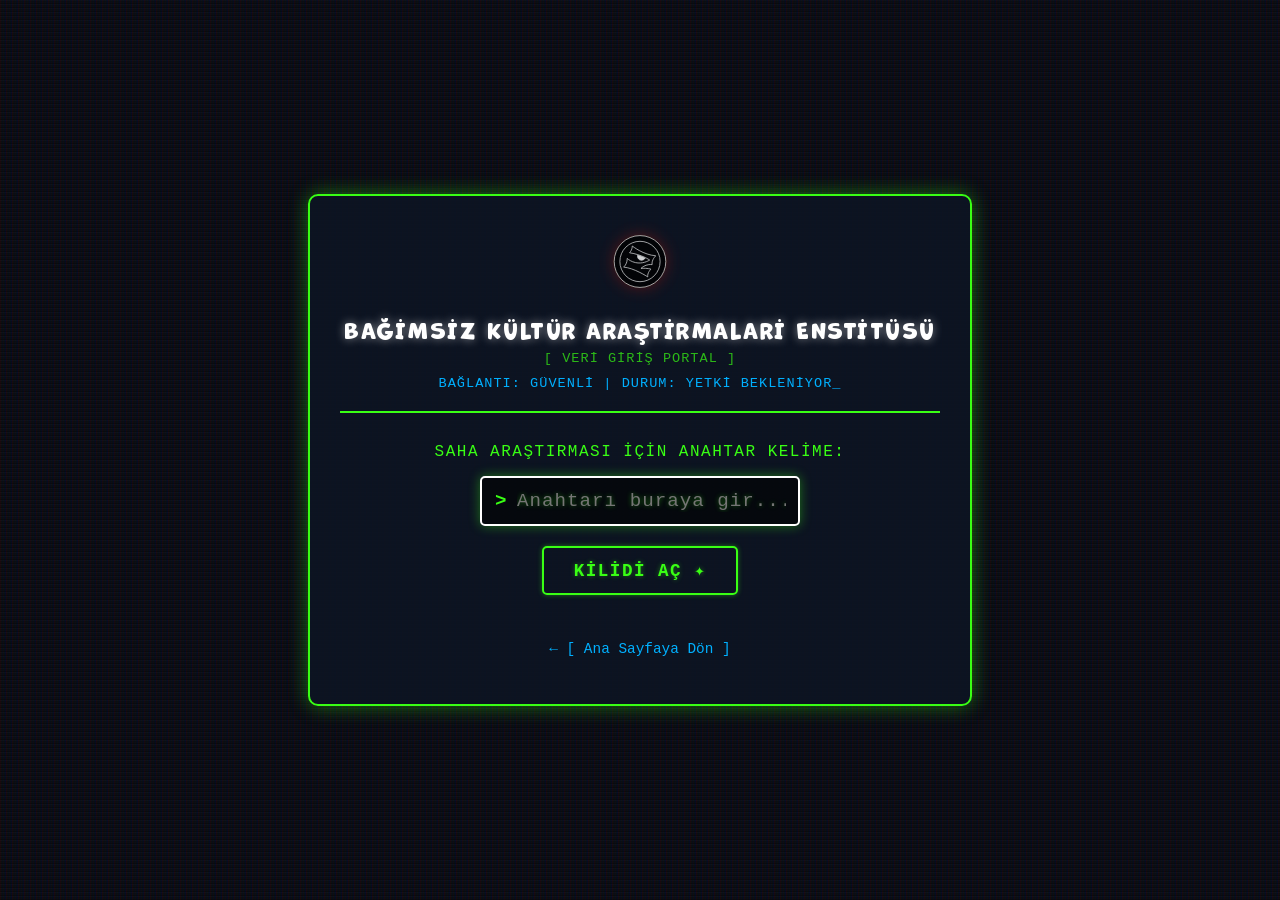
<file: saha_arastirmasi_08/index.html>
<!DOCTYPE html>
<html lang="tr">
<head>
    <meta charset="UTF-8">
    <meta name="viewport" content="width=device-width, initial-scale=1.0">
    <title>Enstitü Saha Araştırması - Giriş Terminali</title>
    <style>
        @font-face {
            font-family: 'MarvinRound';
            src: url('../fonts/Marvin-Round.ttf') format('truetype');
        }
        @font-face {
            font-family: 'ProvidenceSans';
            src: url('../fonts/ProvidenceSansOffcW00Bold.ttf') format('truetype');
        }
        @font-face {
            font-family: 'Aka-AcidGRPathetic';
            src: url('../fonts/Aka-AcidGRPathetic.ttf.woff') format('woff');
        }

        :root {
            --terminal-green: #39ff14;
            --terminal-bg: #090d16;
            --terminal-blue: #00b0ff;
            --main-blue: #1581bf;
            --glow-color: rgba(57, 255, 20, 0.4);
        }

        body {
            background-color: var(--terminal-bg);
            background-image: 
                linear-gradient(rgba(18, 16, 16, 0) 50%, rgba(0, 0, 0, 0.25) 50%),
                linear-gradient(90deg, rgba(255, 0, 0, 0.06), rgba(0, 255, 0, 0.02), rgba(0, 0, 255, 0.06));
            background-size: 100% 4px, 6px 100%;
            color: var(--terminal-green);
            font-family: 'Consolas', 'Courier New', Courier, monospace;
            margin: 0;
            padding: 20px;
            display: flex;
            justify-content: center;
            align-items: center;
            min-height: 100vh;
            box-sizing: border-box;
            overflow: hidden;
        }

        /* Scanline CRT animation */
        body::before {
            content: " ";
            display: block;
            position: absolute;
            top: 0; left: 0; bottom: 0; right: 0;
            background: linear-gradient(rgba(18, 16, 16, 0) 50%, rgba(0, 0, 0, 0.25) 50%), linear-gradient(90deg, rgba(255, 0, 0, 0.06), rgba(0, 255, 0, 0.02), rgba(0, 0, 255, 0.06));
            z-index: 2;
            background-size: 100% 2px, 3px 100%;
            pointer-events: none;
        }

        .terminal-container {
            width: 100%;
            max-width: 600px;
            background: rgba(13, 20, 35, 0.9);
            border: 2px solid var(--terminal-green);
            box-shadow: 0 0 20px var(--glow-color);
            border-radius: 10px;
            padding: 30px;
            position: relative;
            z-index: 10;
        }

        .terminal-header {
            text-align: center;
            border-bottom: 2px solid var(--terminal-green);
            padding-bottom: 20px;
            margin-bottom: 30px;
        }

        .terminal-logo {
            max-width: 80px;
            height: auto;
            margin-bottom: 15px;
            filter: drop-shadow(0px 0px 8px var(--glow-color)) invert(1) hue-rotate(90deg);
            opacity: 0.8;
            animation: pulse 4s infinite ease-in-out;
        }

        .enstitu-title {
            font-family: 'MarvinRound', sans-serif;
            font-size: 1.3rem;
            letter-spacing: 1.5px;
            margin-bottom: 5px;
            color: #fff;
            text-shadow: 0 0 10px rgba(255, 255, 255, 0.5);
        }

        .status-line {
            font-size: 0.85rem;
            color: var(--terminal-blue);
            text-transform: uppercase;
            letter-spacing: 1px;
            margin-top: 10px;
        }

        .status-blink {
            animation: blink 1.2s infinite steps(2, start);
            font-weight: bold;
        }

        .form-box {
            text-align: center;
        }

        label {
            font-size: 1rem;
            display: block;
            margin-bottom: 15px;
            letter-spacing: 1.5px;
        }

        .input-wrapper {
            position: relative;
            max-width: 320px;
            margin: 0 auto 20px auto;
        }

        .input-wrapper::before {
            content: "> ";
            position: absolute;
            left: 15px;
            top: 50%;
            transform: translateY(-50%);
            color: var(--terminal-green);
            font-weight: bold;
            font-size: 1.2rem;
        }

        input[type="text"] {
            width: 100%;
            background: rgba(0, 0, 0, 0.6);
            border: 2px solid var(--terminal-green);
            padding: 12px 12px 12px 35px;
            color: var(--terminal-green);
            font-family: inherit;
            font-size: 1.2rem;
            text-align: left;
            box-sizing: border-box;
            border-radius: 5px;
            outline: none;
            letter-spacing: 1px;
            text-shadow: 0 0 5px var(--glow-color);
            transition: all 0.3s ease;
        }

        input[type="text"]:focus {
            box-shadow: 0 0 12px var(--glow-color);
            border-color: #fff;
        }

        .terminal-btn {
            background: transparent;
            color: var(--terminal-green);
            border: 2px solid var(--terminal-green);
            padding: 12px 30px;
            font-family: inherit;
            font-size: 1.1rem;
            font-weight: bold;
            border-radius: 5px;
            cursor: pointer;
            text-transform: uppercase;
            letter-spacing: 1.5px;
            transition: all 0.2s ease-in-out;
            text-shadow: 0 0 5px var(--glow-color);
            box-shadow: 0 0 5px var(--glow-color);
        }

        .terminal-btn:hover {
            background: var(--terminal-green);
            color: var(--terminal-bg);
            box-shadow: 0 0 20px var(--terminal-green);
            text-shadow: none;
        }

        .error-message {
            color: #ff3366;
            font-weight: bold;
            margin-top: 20px;
            display: none;
            text-shadow: 0 0 10px rgba(255, 51, 102, 0.6);
            border: 1px dashed #ff3366;
            padding: 10px;
            border-radius: 5px;
            background: rgba(255, 51, 102, 0.05);
            animation: error-blink 0.5s infinite alternate;
        }

        .return-link {
            display: inline-block;
            margin-top: 30px;
            color: var(--terminal-blue);
            text-decoration: none;
            font-size: 0.9rem;
            transition: color 0.2s;
        }

        .return-link:hover {
            color: #fff;
            text-shadow: 0 0 8px var(--terminal-blue);
        }

        /* Animations */
        @keyframes blink {
            to { visibility: hidden; }
        }

        @keyframes pulse {
            0%, 100% { opacity: 0.7; transform: scale(1); }
            50% { opacity: 0.9; transform: scale(1.03); }
        }

        @keyframes error-blink {
            from { border-color: #ff3366; }
            to { border-color: transparent; }
        }

        /* Screen shake for invalid attempts */
        @keyframes shake {
            0%, 100% { transform: translateX(0); }
            10%, 30%, 50%, 70%, 90% { transform: translateX(-6px); }
            20%, 40%, 60%, 80% { transform: translateX(6px); }
        }

        .shake {
            animation: shake 0.4s ease-in-out;
        }
    </style>
</head>
<body>

<div class="terminal-container" id="terminalContainer">
    <div class="terminal-header">
        <!-- Zinfirik emblem as a technical watermark -->
        <img src="../images/zinfirik_logo_outline.svg" class="terminal-logo" alt="Enstitü Logo">
        <div class="enstitu-title">BAĞIMSIZ KÜLTÜR ARAŞTIRMALARI ENSTİTÜSÜ</div>
        <div style="font-size: 0.85rem; opacity: 0.7; letter-spacing: 1px;">[ VERİ GİRİŞ PORTAL ]</div>
        <div class="status-line">Bağlantı: GÜVENLİ | Durum: Yetki Bekleniyor<span class="status-blink">_</span></div>
    </div>

    <div class="form-box">
        <form id="gatekeeperForm">
            <label for="passwordInput">SAHA ARAŞTIRMASI İÇİN ANAHTAR KELİME:</label>
            <div class="input-wrapper">
                <input type="text" id="passwordInput" placeholder="Anahtarı buraya gir..." autocomplete="off" autofocus>
            </div>
            <button type="submit" class="terminal-btn">KİLİDİ AÇ ✦</button>
        </form>
        <div id="errorTxt" class="error-message">❌ [ERİŞİM REDDEDİLDİ: GEÇERSİZ ANAHTAR] - ÇEVREYİ BİRAZ DAHA ARAŞTIR...</div>

        <p><a href="../index.html" class="return-link">← [ Ana Sayfaya Dön ]</a></p>
    </div>
</div>

<script>
    document.getElementById('gatekeeperForm').addEventListener('submit', function(e) {
        e.preventDefault();
        
        const userInput = document.getElementById('passwordInput').value.trim().toLowerCase();
        const errorTxt = document.getElementById('errorTxt');
        const container = document.getElementById('terminalContainer');
        
        // 🔑 SANAT password as required
        const secretPassword = "sanat"; 

        if (userInput === secretPassword) {
            errorTxt.style.display = 'none';
            // Pushes them directly into the twine game
            window.location.href = "../rapor-08/";
        } else {
            errorTxt.style.display = 'block';
            
            // Trigger CRT terminal shake
            container.classList.remove('shake');
            void container.offsetWidth; // trigger reflow
            container.classList.add('shake');
            
            // Clean input
            document.getElementById('passwordInput').value = '';
        }
    });
</script>
</body>
</html>
</file>
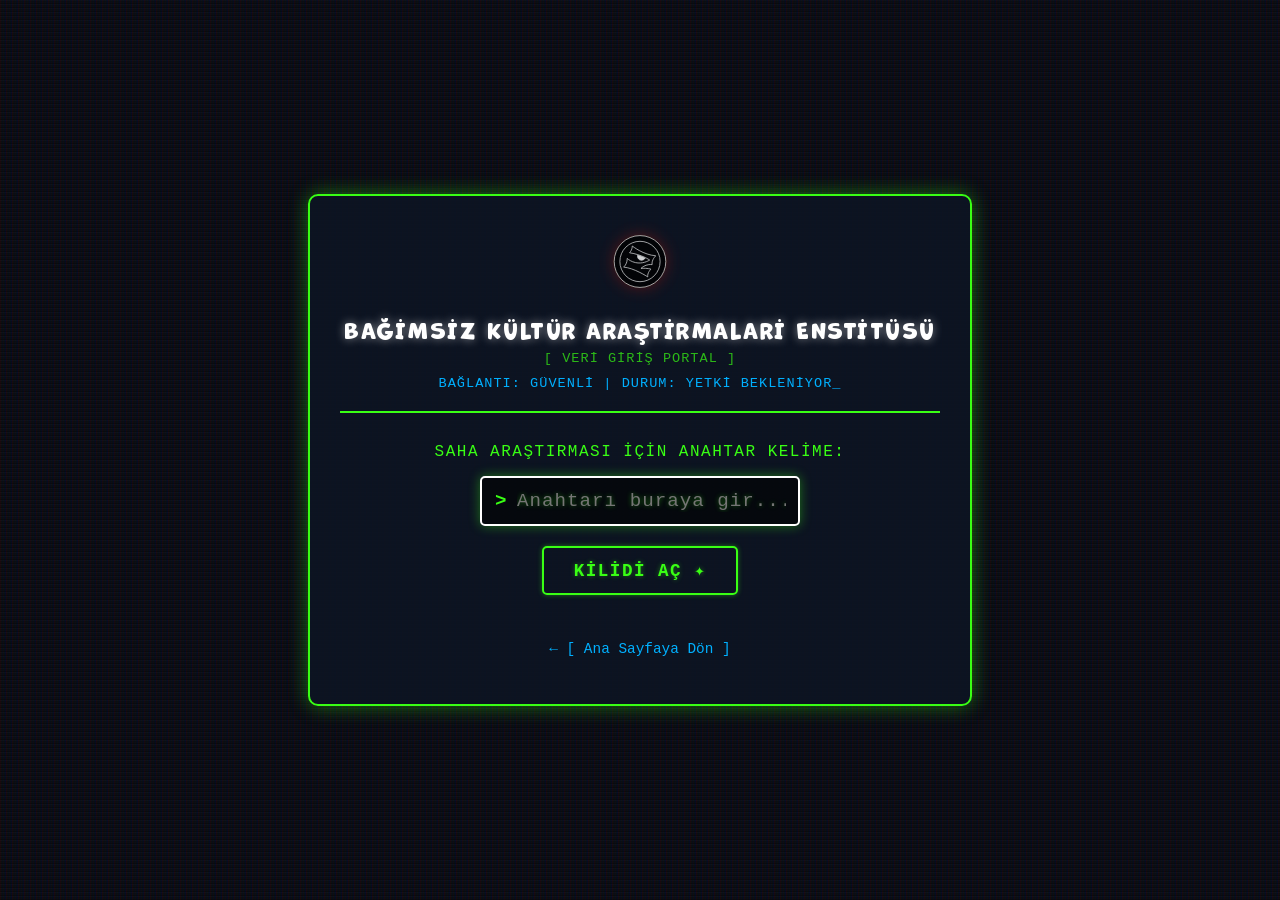
<file: saha_arastirmasi_09/index.html>
<!DOCTYPE html>
<html lang="tr">
<head>
    <meta charset="UTF-8">
    <meta name="viewport" content="width=device-width, initial-scale=1.0">
    <title>Enstitü Saha Araştırması - Giriş Terminali</title>
    <style>
        @font-face {
            font-family: 'MarvinRound';
            src: url('../fonts/Marvin-Round.ttf') format('truetype');
        }
        @font-face {
            font-family: 'ProvidenceSans';
            src: url('../fonts/ProvidenceSansOffcW00Bold.ttf') format('truetype');
        }
        @font-face {
            font-family: 'Aka-AcidGRPathetic';
            src: url('../fonts/Aka-AcidGRPathetic.ttf.woff') format('woff');
        }

        :root {
            --terminal-green: #39ff14;
            --terminal-bg: #090d16;
            --terminal-blue: #00b0ff;
            --main-blue: #1581bf;
            --glow-color: rgba(57, 255, 20, 0.4);
        }

        body {
            background-color: var(--terminal-bg);
            background-image: 
                linear-gradient(rgba(18, 16, 16, 0) 50%, rgba(0, 0, 0, 0.25) 50%),
                linear-gradient(90deg, rgba(255, 0, 0, 0.06), rgba(0, 255, 0, 0.02), rgba(0, 0, 255, 0.06));
            background-size: 100% 4px, 6px 100%;
            color: var(--terminal-green);
            font-family: 'Consolas', 'Courier New', Courier, monospace;
            margin: 0;
            padding: 20px;
            display: flex;
            justify-content: center;
            align-items: center;
            min-height: 100vh;
            box-sizing: border-box;
            overflow: hidden;
        }

        /* Scanline CRT animation */
        body::before {
            content: " ";
            display: block;
            position: absolute;
            top: 0; left: 0; bottom: 0; right: 0;
            background: linear-gradient(rgba(18, 16, 16, 0) 50%, rgba(0, 0, 0, 0.25) 50%), linear-gradient(90deg, rgba(255, 0, 0, 0.06), rgba(0, 255, 0, 0.02), rgba(0, 0, 255, 0.06));
            z-index: 2;
            background-size: 100% 2px, 3px 100%;
            pointer-events: none;
        }

        .terminal-container {
            width: 100%;
            max-width: 600px;
            background: rgba(13, 20, 35, 0.9);
            border: 2px solid var(--terminal-green);
            box-shadow: 0 0 20px var(--glow-color);
            border-radius: 10px;
            padding: 30px;
            position: relative;
            z-index: 10;
        }

        .terminal-header {
            text-align: center;
            border-bottom: 2px solid var(--terminal-green);
            padding-bottom: 20px;
            margin-bottom: 30px;
        }

        .terminal-logo {
            max-width: 80px;
            height: auto;
            margin-bottom: 15px;
            filter: drop-shadow(0px 0px 8px var(--glow-color)) invert(1) hue-rotate(90deg);
            opacity: 0.8;
            animation: pulse 4s infinite ease-in-out;
        }

        .enstitu-title {
            font-family: 'MarvinRound', sans-serif;
            font-size: 1.3rem;
            letter-spacing: 1.5px;
            margin-bottom: 5px;
            color: #fff;
            text-shadow: 0 0 10px rgba(255, 255, 255, 0.5);
        }

        .status-line {
            font-size: 0.85rem;
            color: var(--terminal-blue);
            text-transform: uppercase;
            letter-spacing: 1px;
            margin-top: 10px;
        }

        .status-blink {
            animation: blink 1.2s infinite steps(2, start);
            font-weight: bold;
        }

        .form-box {
            text-align: center;
        }

        label {
            font-size: 1rem;
            display: block;
            margin-bottom: 15px;
            letter-spacing: 1.5px;
        }

        .input-wrapper {
            position: relative;
            max-width: 320px;
            margin: 0 auto 20px auto;
        }

        .input-wrapper::before {
            content: "> ";
            position: absolute;
            left: 15px;
            top: 50%;
            transform: translateY(-50%);
            color: var(--terminal-green);
            font-weight: bold;
            font-size: 1.2rem;
        }

        input[type="text"] {
            width: 100%;
            background: rgba(0, 0, 0, 0.6);
            border: 2px solid var(--terminal-green);
            padding: 12px 12px 12px 35px;
            color: var(--terminal-green);
            font-family: inherit;
            font-size: 1.2rem;
            text-align: left;
            box-sizing: border-box;
            border-radius: 5px;
            outline: none;
            letter-spacing: 1px;
            text-shadow: 0 0 5px var(--glow-color);
            transition: all 0.3s ease;
        }

        input[type="text"]:focus {
            box-shadow: 0 0 12px var(--glow-color);
            border-color: #fff;
        }

        .terminal-btn {
            background: transparent;
            color: var(--terminal-green);
            border: 2px solid var(--terminal-green);
            padding: 12px 30px;
            font-family: inherit;
            font-size: 1.1rem;
            font-weight: bold;
            border-radius: 5px;
            cursor: pointer;
            text-transform: uppercase;
            letter-spacing: 1.5px;
            transition: all 0.2s ease-in-out;
            text-shadow: 0 0 5px var(--glow-color);
            box-shadow: 0 0 5px var(--glow-color);
        }

        .terminal-btn:hover {
            background: var(--terminal-green);
            color: var(--terminal-bg);
            box-shadow: 0 0 20px var(--terminal-green);
            text-shadow: none;
        }

        .error-message {
            color: #ff3366;
            font-weight: bold;
            margin-top: 20px;
            display: none;
            text-shadow: 0 0 10px rgba(255, 51, 102, 0.6);
            border: 1px dashed #ff3366;
            padding: 10px;
            border-radius: 5px;
            background: rgba(255, 51, 102, 0.05);
            animation: error-blink 0.5s infinite alternate;
        }

        .return-link {
            display: inline-block;
            margin-top: 30px;
            color: var(--terminal-blue);
            text-decoration: none;
            font-size: 0.9rem;
            transition: color 0.2s;
        }

        .return-link:hover {
            color: #fff;
            text-shadow: 0 0 8px var(--terminal-blue);
        }

        /* Animations */
        @keyframes blink {
            to { visibility: hidden; }
        }

        @keyframes pulse {
            0%, 100% { opacity: 0.7; transform: scale(1); }
            50% { opacity: 0.9; transform: scale(1.03); }
        }

        @keyframes error-blink {
            from { border-color: #ff3366; }
            to { border-color: transparent; }
        }

        /* Screen shake for invalid attempts */
        @keyframes shake {
            0%, 100% { transform: translateX(0); }
            10%, 30%, 50%, 70%, 90% { transform: translateX(-6px); }
            20%, 40%, 60%, 80% { transform: translateX(6px); }
        }

        .shake {
            animation: shake 0.4s ease-in-out;
        }
    </style>
</head>
<body>

<div class="terminal-container" id="terminalContainer">
    <div class="terminal-header">
        <!-- Zinfirik emblem as a technical watermark -->
        <img src="../images/zinfirik_logo_outline.svg" class="terminal-logo" alt="Enstitü Logo">
        <div class="enstitu-title">BAĞIMSIZ KÜLTÜR ARAŞTIRMALARI ENSTİTÜSÜ</div>
        <div style="font-size: 0.85rem; opacity: 0.7; letter-spacing: 1px;">[ VERİ GİRİŞ PORTAL ]</div>
        <div class="status-line">Bağlantı: GÜVENLİ | Durum: Yetki Bekleniyor<span class="status-blink">_</span></div>
    </div>

    <div class="form-box">
        <form id="gatekeeperForm">
            <label for="passwordInput">SAHA ARAŞTIRMASI İÇİN ANAHTAR KELİME:</label>
            <div class="input-wrapper">
                <input type="text" id="passwordInput" placeholder="Anahtarı buraya gir..." autocomplete="off" autofocus>
            </div>
            <button type="submit" class="terminal-btn">KİLİDİ AÇ ✦</button>
        </form>
        <div id="errorTxt" class="error-message">❌ [ERİŞİM REDDEDİLDİ: GEÇERSİZ ANAHTAR] - ÇEVREYİ BİRAZ DAHA ARAŞTIR...</div>

        <p><a href="../index.html" class="return-link">← [ Ana Sayfaya Dön ]</a></p>
    </div>
</div>

<script>
    document.getElementById('gatekeeperForm').addEventListener('submit', function(e) {
        e.preventDefault();
        
        const userInput = document.getElementById('passwordInput').value.trim().toLowerCase();
        const errorTxt = document.getElementById('errorTxt');
        const container = document.getElementById('terminalContainer');
        
        // 🔑 SANAT password as required
        const secretPassword = "sanat"; 

        if (userInput === secretPassword) {
            errorTxt.style.display = 'none';
            // Pushes them directly into the twine game
            window.location.href = "../rapor-09/";
        } else {
            errorTxt.style.display = 'block';
            
            // Trigger CRT terminal shake
            container.classList.remove('shake');
            void container.offsetWidth; // trigger reflow
            container.classList.add('shake');
            
            // Clean input
            document.getElementById('passwordInput').value = '';
        }
    });
</script>
</body>
</html>
</file>
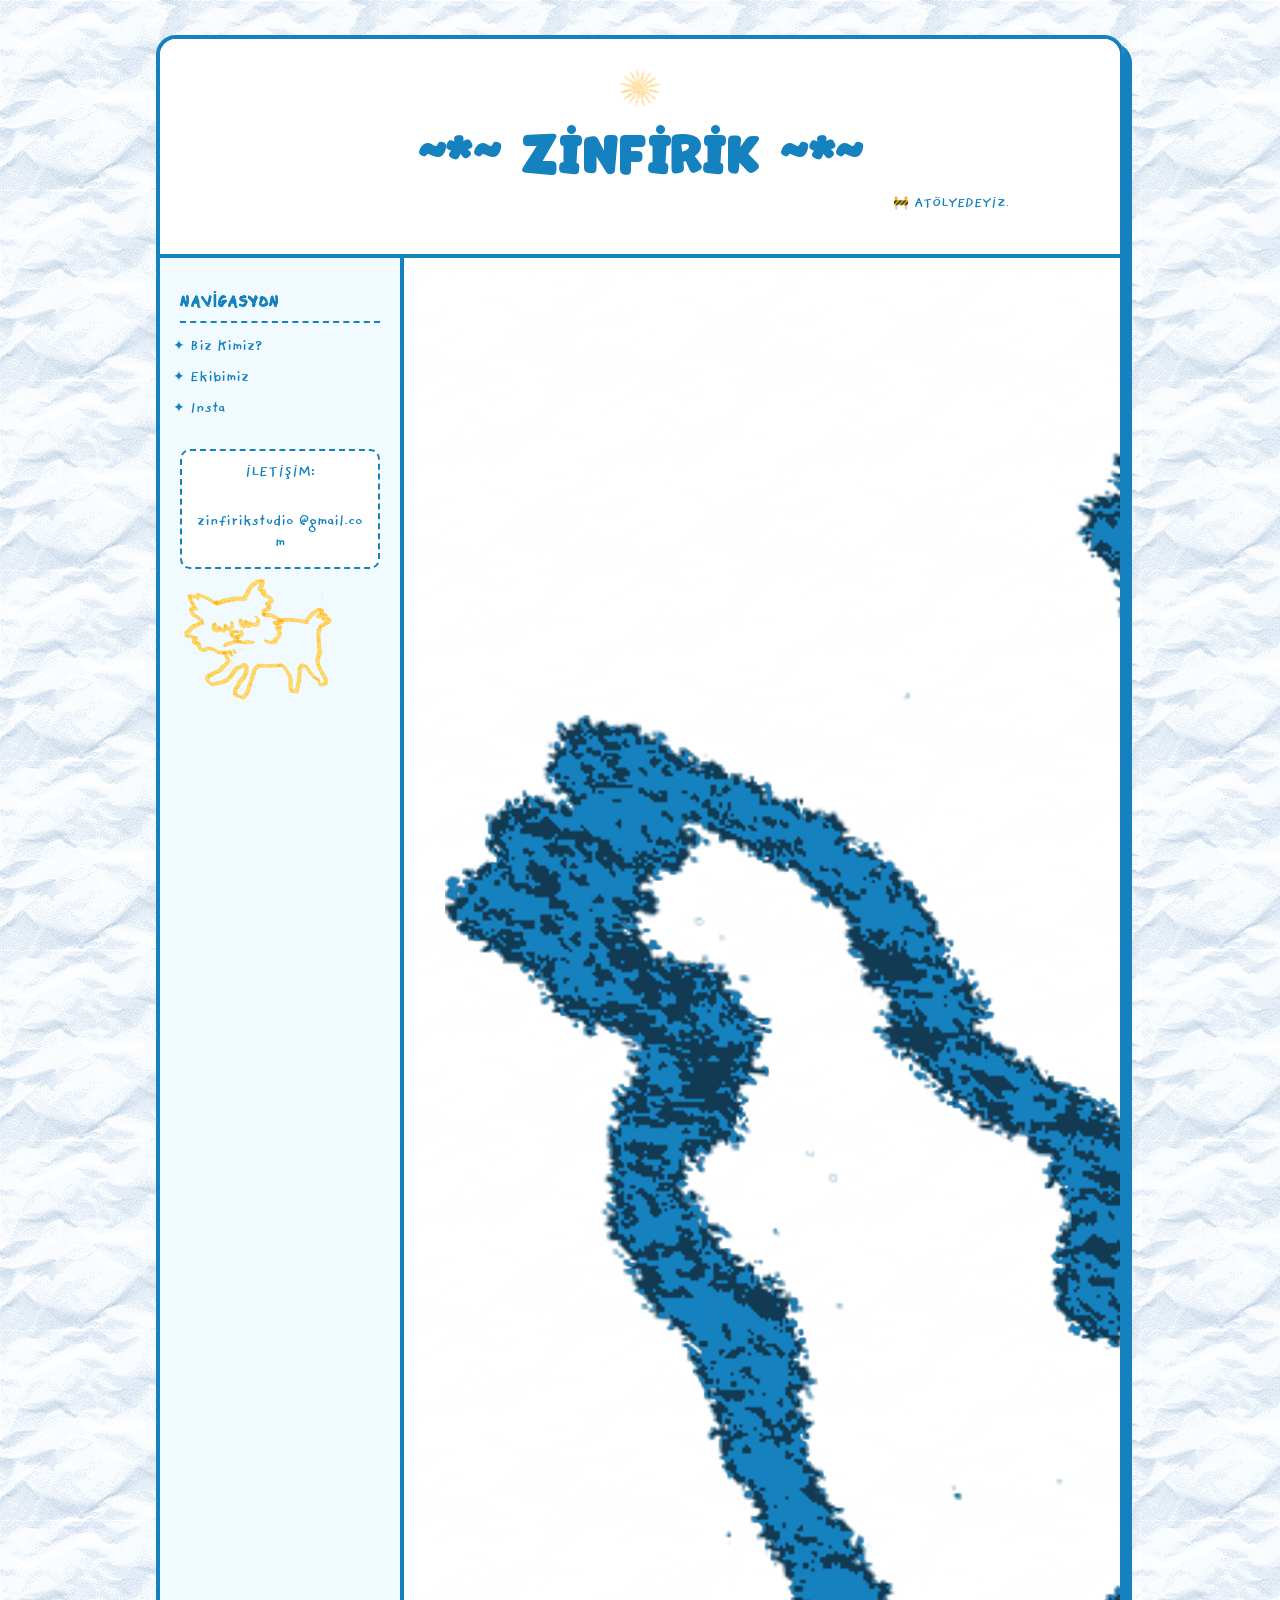
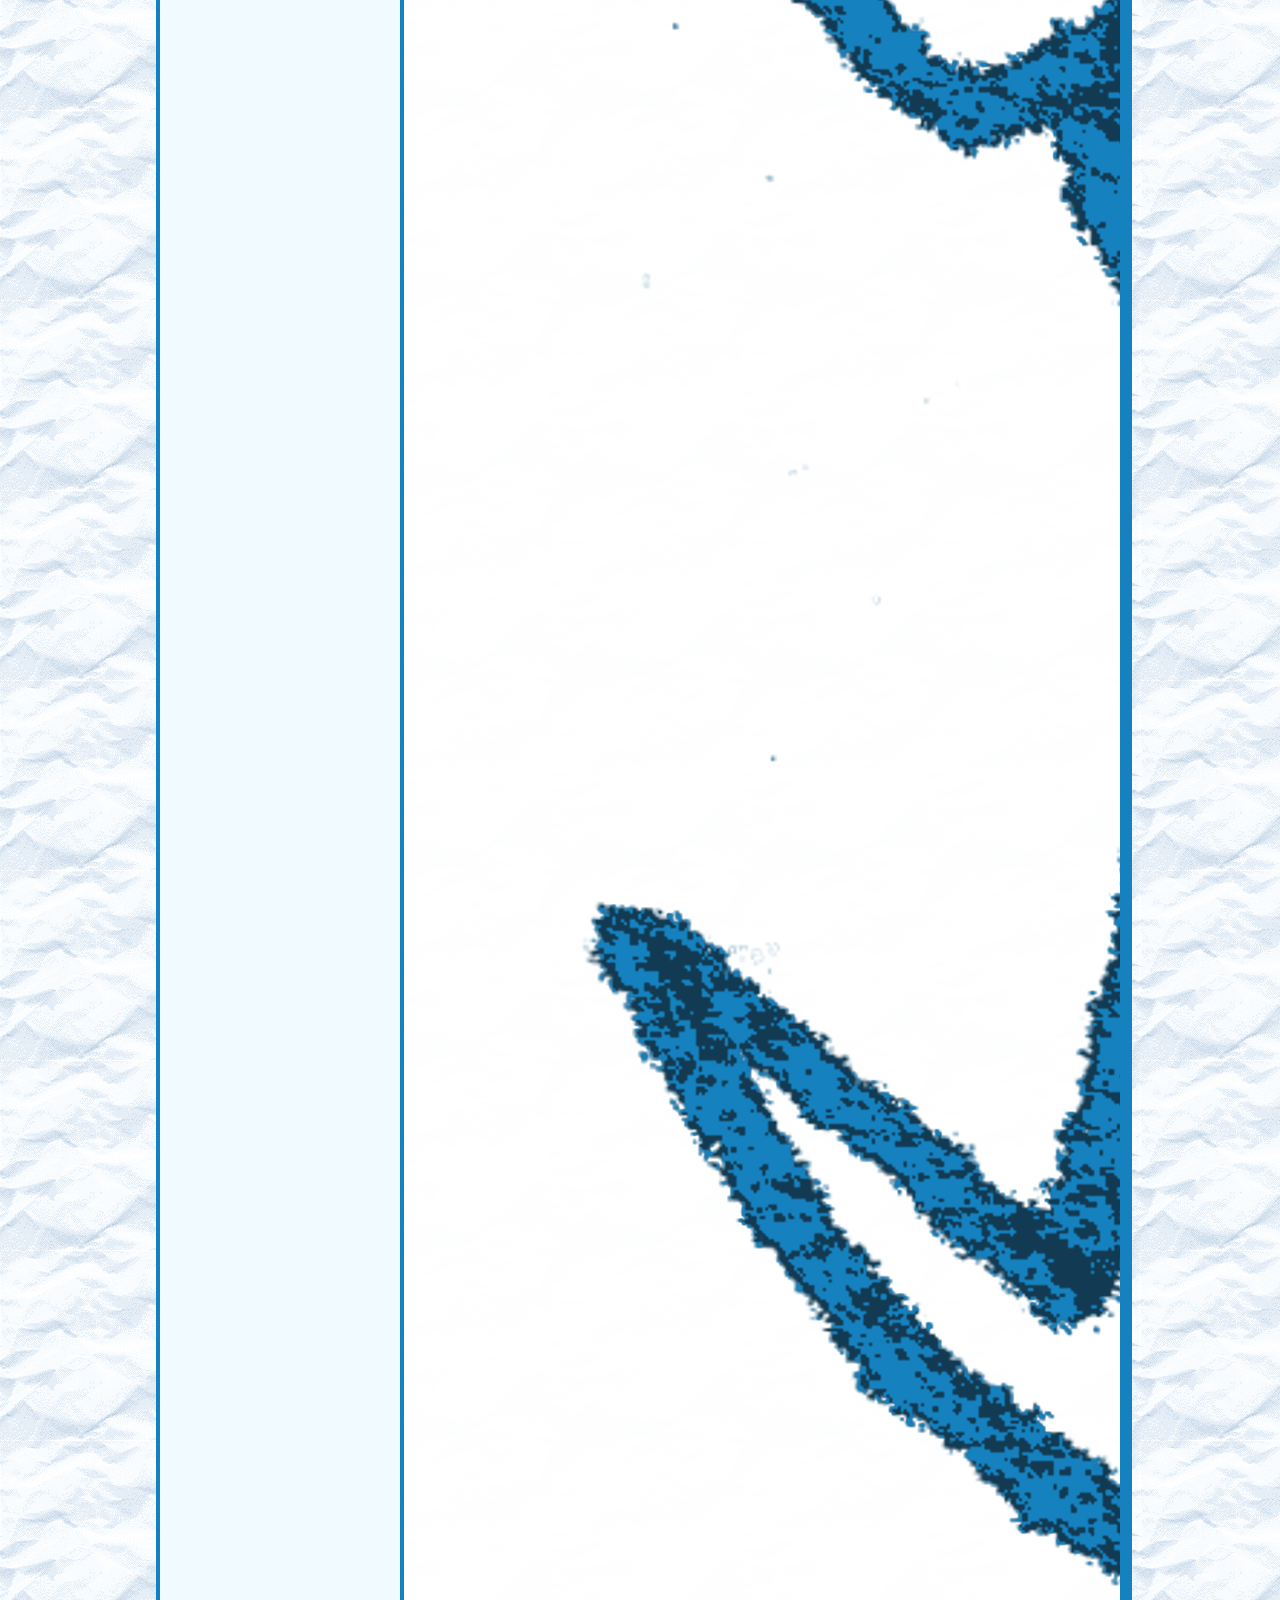
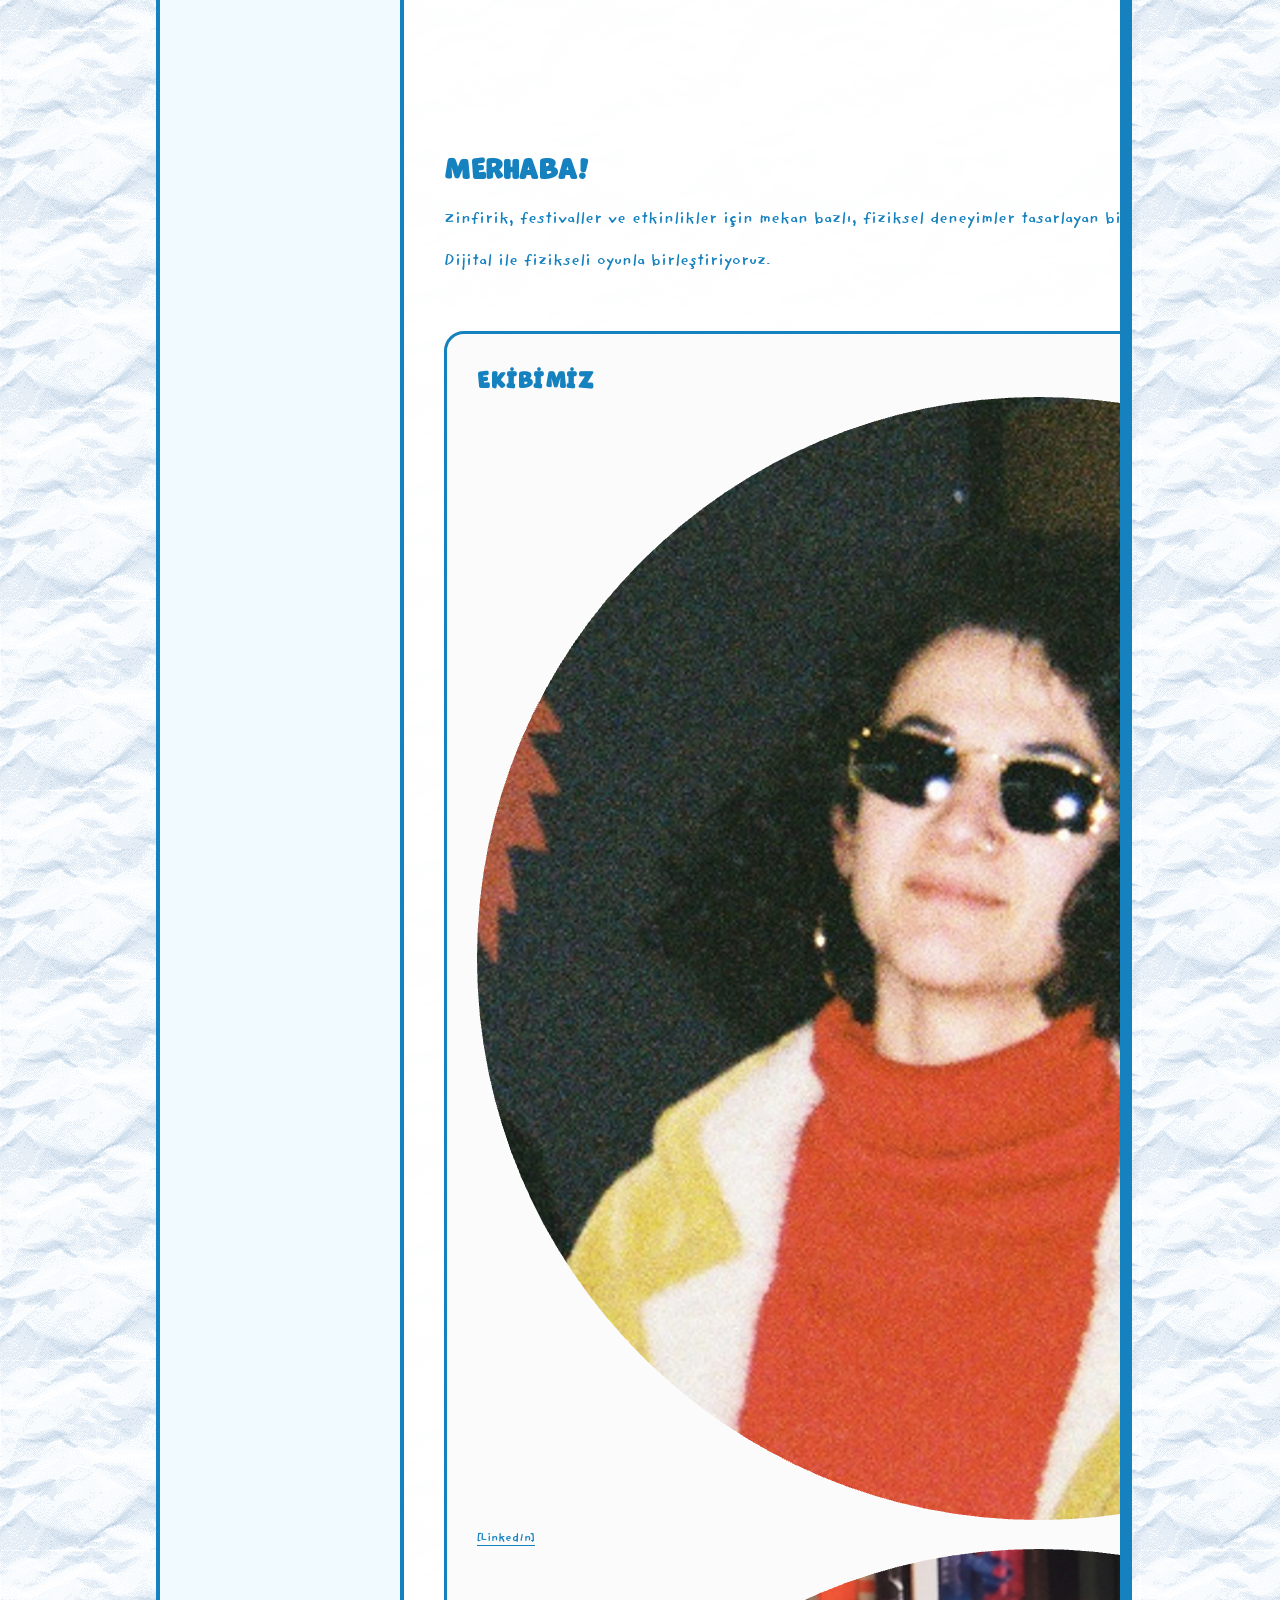
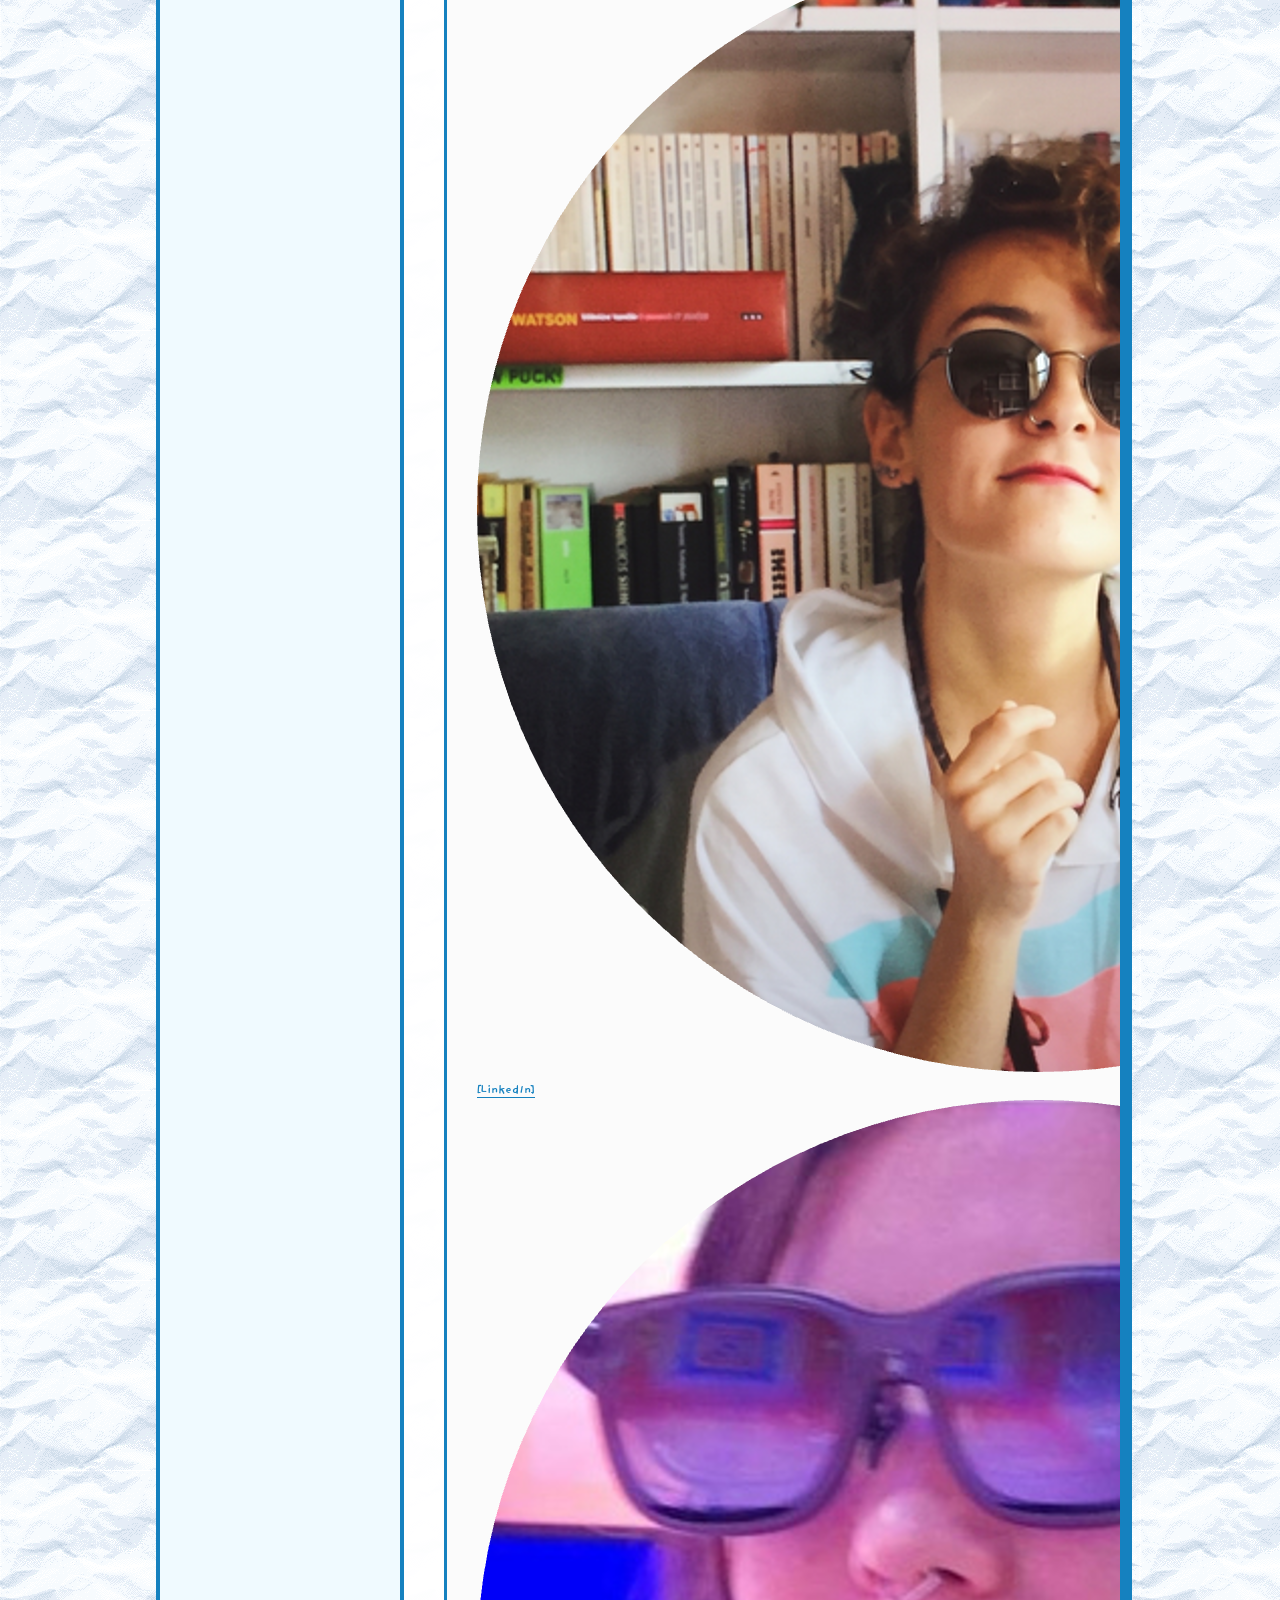
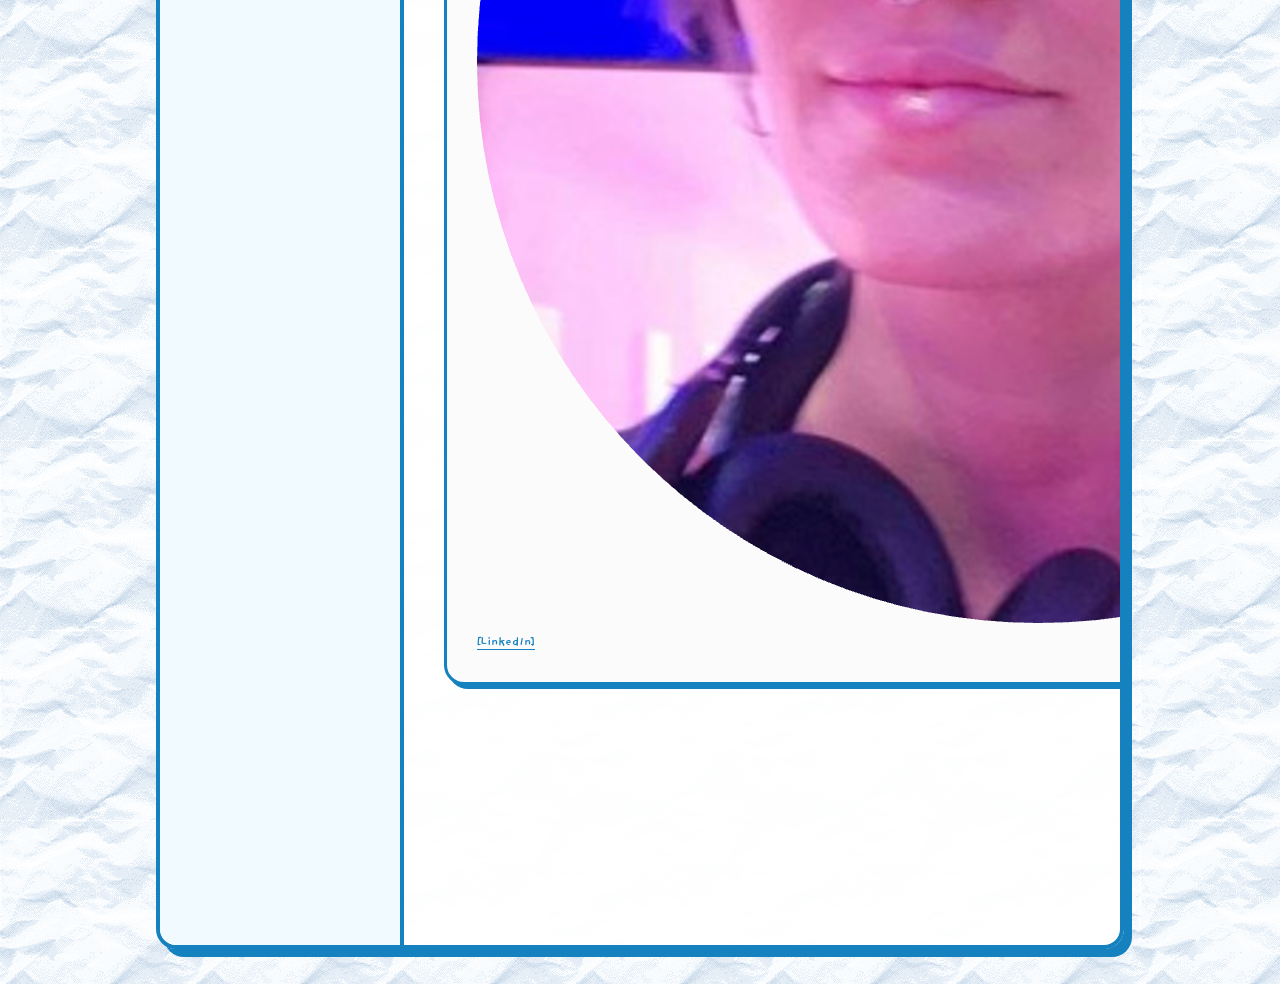
<file: zinfirikLanding.html>
<!DOCTYPE html>
<html lang="tr">
<head>
    <meta charset="UTF-8">
    <meta name="viewport" content="width=device-width, initial-scale=1.0">
    <title>~*~ Zinfirik Playful Experiences ~*~</title>
    <link rel="stylesheet" href="style.css">
</head>
<body>

<div class="wrapper">
    <div class="header">
        <div class="header-content">
            <div class="header-title-container">
                <img src="images/sun.png" style="width: 40px; height: auto;" alt="Sun">
                <h1 style="font-size: clamp(1.4em, 5vw, 3em);">
                    <span class="tilde-deco">~*~</span> 
                    ZINFIRIK 
                    <span class="tilde-deco">~*~</span>
                </h1>
            </div>
            <!-- Kayan yazı artık kapsayıcısı içinde ortalı -->
            <marquee scrollamount="4" style="font-size: 0.8em; width: 80%;"><strong>🚧 ATÖLYEDEYİZ... ÇOK YAKINDA SİZLERLE! 🚧</strong></marquee>
        </div>
    </div>

    <div class="main-container">
        <div class="sidebar">
            <h3>NAVİGASYON</h3>
            <ul style="list-style: '✦ '; padding-left: 10px; line-height: 1.4; font-size: 0.85em;">
                <li><a href="#biz">Biz Kimiz?</a></li>
                <li><a href="#ekip">Ekibimiz</a></li>
                <li><a href="https://instagram.com/zinfirik" target="_blank">Insta</a></li>
            </ul>
            
            <div class="contact-box">
                <strong>İLETİŞİM:</strong><br>
                <a href="mailto:zinfirikstudio@gmail.com">zinfirikstudio @gmail.com</a>
            </div>

            <img src="images/cat.png" class="deco-img" style="width: 80%; margin-top: 10px;" alt="Cat">
        </div>

        <div class="content">
            <div id="biz">
                <img src="images/girl.png" class="deco-img float-right" alt="Girl">
                <h2 style="font-size: 1.6em;">Merhaba!</h2>
                <p><b>Zinfirik</b>, festivaller ve etkinlikler için <b>mekan bazlı, fiziksel deneyimler</b> tasarlayan bir stüdyodur.</p>
                <p>Dijital ile fizikseli oyunla birleştiriyoruz.</p>
            </div>

            <div class="team-section" id="ekip">
                <h3 style="font-size: 1.3em;">EKİBİMİZ</h3>
                <div class="team-grid">
                    <div class="team-member">
                        <img src="images/teamDidar.png" alt="Didar">
                        <strong>Didar</strong>
                        <a href="https://www.linkedin.com/in/didar" target="_blank" style="font-size: 0.75em; display: block;">[LinkedIn]</a>
                    </div>
                    <div class="team-member">
                        <img src="images/teamNihan.png" alt="Nihan">
                        <strong>Nihan</strong>
                        <a href="https://www.linkedin.com/in/nihan" target="_blank" style="font-size: 0.75em; display: block;">[LinkedIn]</a>
                    </div>
                    <div class="team-member">
                        <img src="images/teamBurcu.png" alt="Burcu">
                        <strong>Burcu</strong>
                        <a href="https://www.linkedin.com/in/burcu" target="_blank" style="font-size: 0.75em; display: block;">[LinkedIn]</a>
                    </div>
                </div>
            </div>

            <div style="clear: both; text-align: center; padding-top: 20px;">
                <img src="images/together.png" style="max-width: 120px;" alt="Together">
                <p><small>© 2026 Zinfirik Studio</small></p>
            </div>
        </div>
    </div>
</div>

</body>
</html>
</file>
<file: style.css>
/* --- 1. FONT TANIMLAMALARI --- */
@font-face {
    font-family: 'Aka-AcidGRPathetic';
    src: url('fonts/Aka-AcidGRPathetic.ttf.woff') format('woff'),
         url('fonts/Aka-AcidGRPathetic.ttf.svg#Aka-AcidGRPathetic') format('svg'),
         url('fonts/Aka-AcidGRPathetic.ttf.eot'),
         url('fonts/Aka-AcidGRPathetic.ttf.eot?#iefix') format('embedded-opentype'); 
    font-weight: normal; font-style: normal;
}

@font-face {
    font-family: 'ProvidenceSans';
    src: url('fonts/ProvidenceSansOffcW00Bold.ttf') format('truetype');
    font-weight: bold; font-style: normal;
}

@font-face {
    font-family: 'MarvinRound';
    src: url('fonts/Marvin-Round.ttf') format('truetype');
    font-weight: normal; font-style: normal;
}

/* --- 2. TEMEL AYARLAR & DEĞİŞKENLER --- */
:root {
    --main-blue: #1581bf;
    --accent-orange: #ff5a36;
    --accent-yellow: #ffcc00;
    --bg-white: #ffffff;
    --card-bg: rgba(255, 255, 255, 0.96);
    --title-font: 'MarvinRound', 'Aka-AcidGRPathetic', sans-serif;
    --body-font: 'ProvidenceSans', sans-serif;
    --funky-font: 'Aka-AcidGRPathetic', sans-serif;
}

body {
    background-color: var(--bg-white);
    background-image: url('images/clipart1.gif'); 
    background-repeat: repeat;
    color: var(--main-blue);
    font-family: var(--body-font);
    margin: 0;
    padding: 15px;
    line-height: 1.6;
}

h1, h2, h3, h4 {
    font-family: var(--title-font);
    text-transform: uppercase;
    margin: 0;
    letter-spacing: 0.5px;
}

h1 {
    font-size: clamp(2rem, 5vw, 3.5rem);
}

h2 {
    font-size: clamp(1.5rem, 4vw, 2.2rem);
    color: var(--main-blue);
    position: relative;
    display: inline-block;
}

h3 {
    font-size: clamp(1.2rem, 3vw, 1.6rem);
}

a {
    color: var(--main-blue);
    font-weight: bold;
    text-decoration: underline;
    text-underline-offset: 4px;
    transition: all 0.2s ease-in-out;
}

a:hover {
    color: var(--accent-orange);
    text-shadow: 1px 1px 0px rgba(255, 90, 54, 0.2);
}

/* --- 3. LAYOUT --- */
.wrapper {
    max-width: 960px;
    margin: 20px auto;
    border: 4px solid var(--main-blue);
    box-shadow: 8px 8px 0px var(--main-blue);
    background: var(--card-bg);
    border-radius: 20px;
    overflow: hidden;
    display: flex;
    flex-direction: column;
}

/* Header */
.header {
    border-bottom: 4px solid var(--main-blue);
    background: var(--bg-white);
    padding: 30px 20px;
    text-align: center;
    position: relative;
}

.header-logo {
    max-width: 100%;
    height: auto;
    max-height: 140px;
    margin-bottom: 15px;
    transition: transform 0.3s ease;
}

.header-logo:hover {
    transform: scale(1.02);
}

/* Kayan Yazı Banner */
.marquee-container {
    background: var(--main-blue);
    color: var(--bg-white);
    padding: 6px 0;
    font-family: var(--funky-font);
    font-size: 0.9rem;
    overflow: hidden;
    white-space: nowrap;
}

.main-container {
    display: flex;
    min-height: 500px;
}

/* Sidebar */
.sidebar {
    width: 200px;
    border-right: 4px solid var(--main-blue);
    background: #f0faff;
    padding: 30px 20px;
    flex-shrink: 0;
}

.sidebar h3 {
    font-family: var(--funky-font);
    font-size: 1.1rem;
    border-bottom: 2px dashed var(--main-blue);
    padding-bottom: 5px;
    margin-bottom: 15px;
}

.sidebar ul {
    list-style: '✦ ';
    padding-left: 15px;
    margin: 0 0 30px 0;
}

.sidebar li {
    margin-bottom: 12px;
}

.sidebar a {
    text-decoration: none;
}

.sidebar a:hover {
    text-decoration: underline;
}

.contact-box {
    padding: 12px;
    border: 2px dashed var(--main-blue);
    border-radius: 10px;
    background: var(--bg-white);
    font-size: 0.85rem;
    word-break: break-all;
    text-align: center;
}

.contact-box strong {
    display: block;
    margin-bottom: 5px;
}

/* Content Area */
.content {
    flex-grow: 1;
    padding: 40px;
    display: flex;
    flex-direction: column;
    gap: 40px;
}

/* Section Styling */
.section {
    padding-bottom: 30px;
    border-bottom: 3px dashed rgba(21, 129, 191, 0.2);
}

.section:last-child {
    border-bottom: none;
}

.section-title {
    margin-bottom: 20px;
    font-family: var(--title-font);
}

.section-title::after {
    content: '';
    display: block;
    width: 60px;
    height: 4px;
    background: var(--accent-orange);
    margin-top: 8px;
    border-radius: 2px;
}

/* Hero Section */
.hero-announcement {
    text-align: center;
    background: linear-gradient(135deg, #e1f5fe, #fff);
    border: 3px solid var(--main-blue);
    border-radius: 15px;
    padding: 30px;
    margin-bottom: 10px;
    box-shadow: 4px 4px 0px var(--main-blue);
}

.hero-announcement h2 {
    font-size: clamp(2rem, 5vw, 3rem);
    color: #dc81be;
    text-shadow: 2px 2px 0 var(--main-blue);
    animation: bounce 2s infinite ease-in-out;
}

/* Games Grid */
.games-grid {
    display: grid;
    grid-template-columns: repeat(auto-fit, minmax(220px, 1fr));
    gap: 20px;
    margin-top: 15px;
}

.game-card {
    background: var(--bg-white);
    border: 3px solid var(--main-blue);
    border-radius: 15px;
    padding: 20px;
    box-shadow: 4px 4px 0 var(--main-blue);
    transition: all 0.2s ease-in-out;
    display: flex;
    flex-direction: column;
    justify-content: space-between;
}

.game-card:hover {
    transform: translate(-4px, -4px);
    box-shadow: 8px 8px 0 var(--main-blue);
}

.game-card h4 {
    margin-top: 0;
    font-family: var(--title-font);
    font-size: 1.25rem;
    color: var(--main-blue);
}

.game-card p {
    font-size: 0.9rem;
    margin: 10px 0 20px 0;
    color: #444;
}

.game-btn {
    display: inline-block;
    background: var(--main-blue);
    color: var(--bg-white) !important;
    text-align: center;
    padding: 8px 16px;
    border-radius: 8px;
    text-decoration: none;
    font-size: 0.9rem;
    font-weight: bold;
    border: 2px solid var(--main-blue);
    transition: all 0.2s ease-in-out;
}

.game-btn:hover {
    background: var(--accent-orange);
    border-color: var(--accent-orange);
    transform: translateY(-2px);
    box-shadow: 0 4px 8px rgba(255, 90, 54, 0.3);
}

/* Team Section */
.team-section {
    background: #fbfbfb;
    border: 3px solid var(--main-blue);
    border-radius: 20px;
    padding: 30px;
    box-shadow: 4px 4px 0 var(--main-blue);
}

.team-image-container {
    width: 100%;
    margin-bottom: 25px;
    border: 3px solid var(--main-blue);
    border-radius: 12px;
    overflow: hidden;
    box-shadow: 0 8px 16px rgba(21, 129, 191, 0.15);
}

.team-image {
    width: 100%;
    height: auto;
    display: block;
    transition: transform 0.5s ease;
}

.team-image:hover {
    transform: scale(1.03);
}

.team-bios {
    display: grid;
    grid-template-columns: repeat(auto-fit, minmax(200px, 1fr));
    gap: 20px;
}

.bio-card {
    background: var(--bg-white);
    border: 2px dashed rgba(21, 129, 191, 0.4);
    border-radius: 12px;
    padding: 15px;
    transition: all 0.2s ease-in-out;
}

.bio-card:hover {
    border-color: var(--accent-orange);
    background: #fffefb;
}

.bio-card h4 {
    font-family: var(--title-font);
    font-size: 1.15rem;
    margin: 0 0 5px 0;
    color: var(--main-blue);
}

.bio-card p {
    font-size: 0.85rem;
    margin: 0 0 10px 0;
    color: #555;
    line-height: 1.5;
}

.bio-card a {
    font-size: 0.8rem;
    color: var(--main-blue);
}

/* Footer stamp decoration */
.footer-stamp {
    max-width: 60px;
    height: auto;
    margin-bottom: 10px;
    animation: rotate 12s infinite linear;
}

/* Animations */
@keyframes bounce {
    0%, 100% { transform: translateY(0); }
    50% { transform: translateY(-8px); }
}

@keyframes rotate {
    from { transform: rotate(0deg); }
    to { transform: rotate(360deg); }
}

/* --- 4. RESPONSIVE --- */
@media (max-width: 768px) {
    body {
        padding: 5px;
    }
    .wrapper {
        border-radius: 10px;
        margin: 5px;
    }
    .main-container {
        flex-direction: column;
    }
    .sidebar {
        width: 100%;
        border-right: none;
        border-bottom: 4px solid var(--main-blue);
        box-sizing: border-box;
        padding: 20px;
    }
    .sidebar ul {
        display: flex;
        flex-wrap: wrap;
        gap: 15px;
        list-style: none;
        padding-left: 0;
        margin-bottom: 20px;
    }
    .sidebar li {
        margin-bottom: 0;
    }
    .sidebar li::before {
        content: '✦ ';
    }
    .content {
        padding: 20px;
        gap: 30px;
    }
}
</file>
